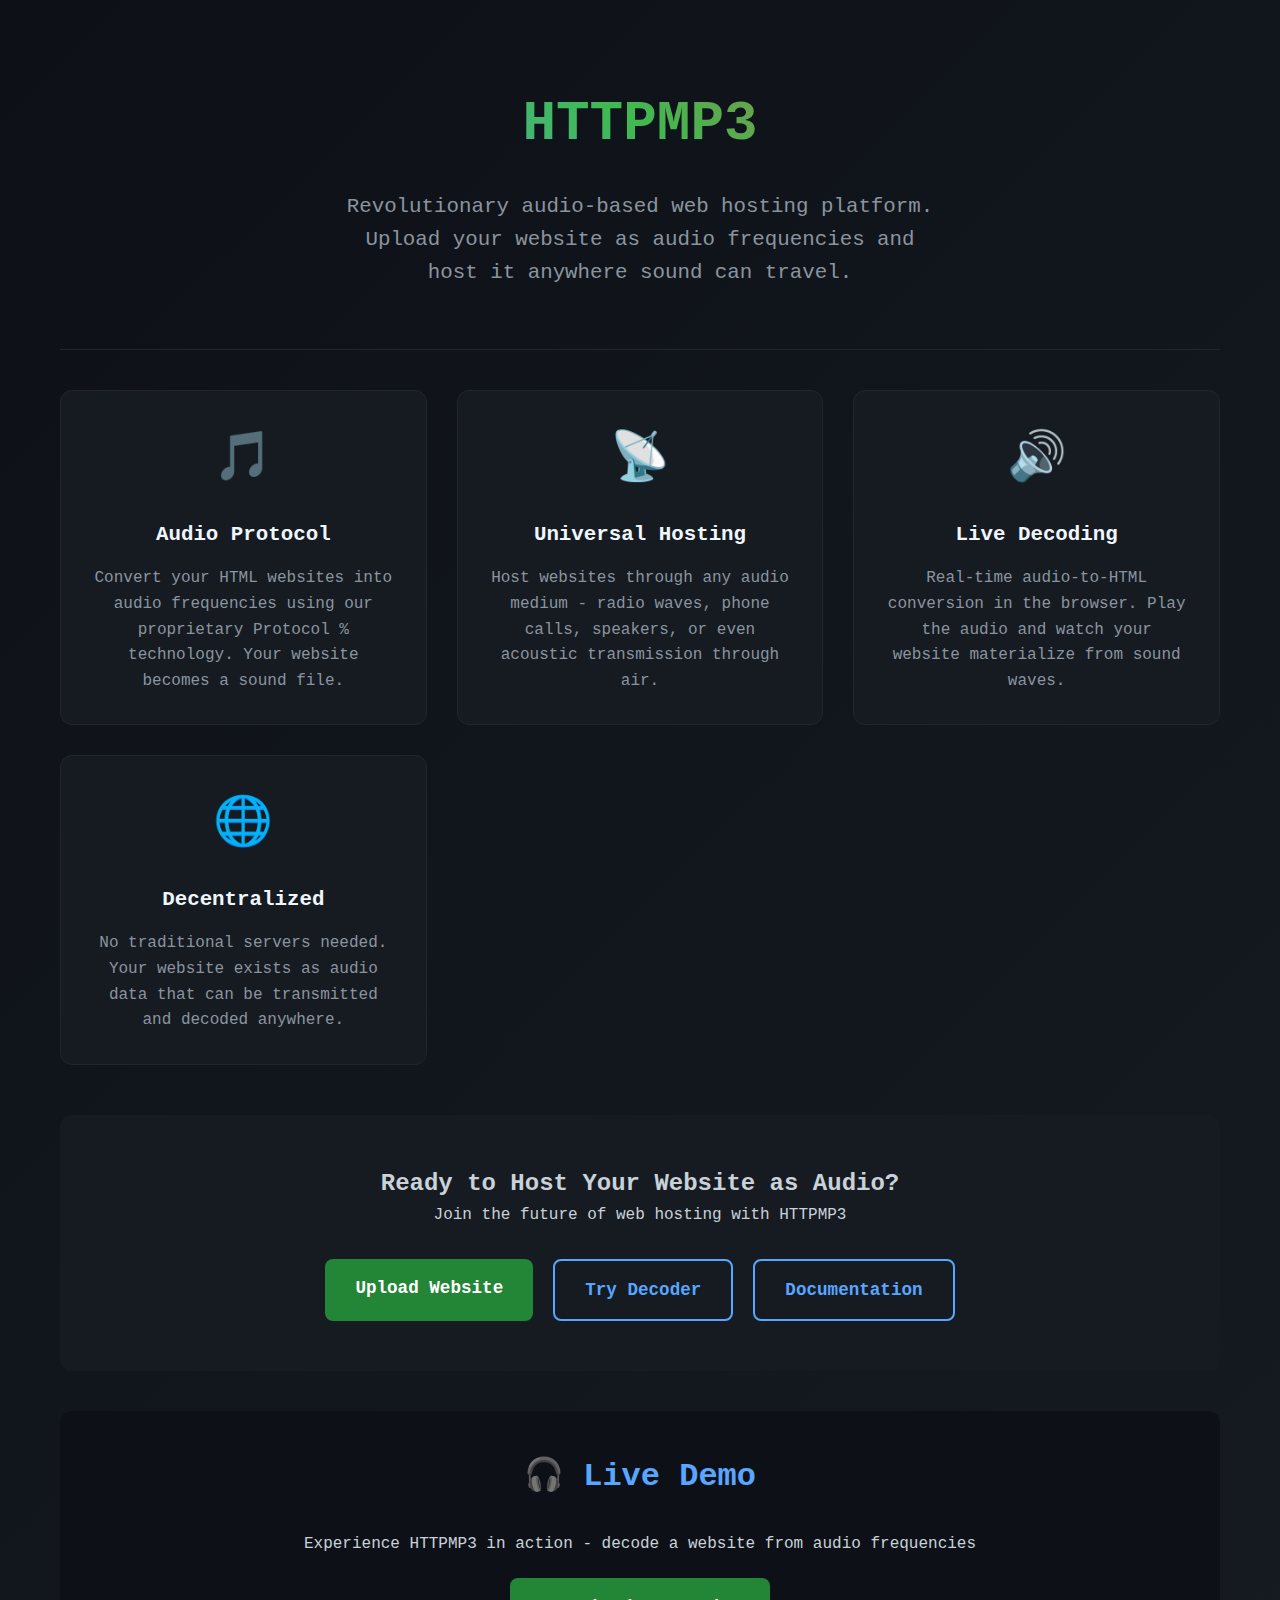
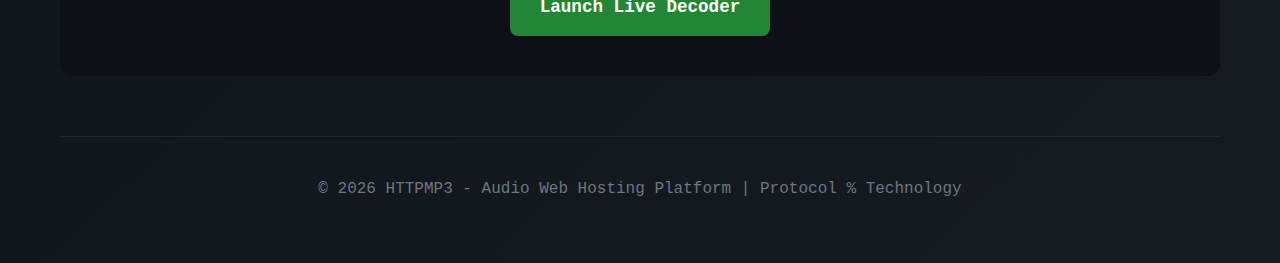
<file: index.html>
<!DOCTYPE html>
<html lang="en">
<head>
    <meta charset="UTF-8">
    <meta name="viewport" content="width=device-width, initial-scale=1.0">
    <title>HTTPMP3 - Audio Web Hosting Platform</title>
    <style>
        * {
            margin: 0;
            padding: 0;
            box-sizing: border-box;
        }
        
        body {
            font-family: 'SF Mono', 'Monaco', 'Inconsolata', 'Roboto Mono', monospace;
            background: linear-gradient(135deg, #0d1117 0%, #161b22 100%);
            color: #c9d1d9;
            line-height: 1.6;
            min-height: 100vh;
        }
        
        .container {
            max-width: 1200px;
            margin: 0 auto;
            padding: 20px;
        }
        
        .header {
            text-align: center;
            padding: 60px 0;
            border-bottom: 1px solid #21262d;
            margin-bottom: 40px;
        }
        
        .header h1 {
            font-size: 3.5rem;
            background: linear-gradient(45deg, #58a6ff, #3fb950, #f85149);
            -webkit-background-clip: text;
            -webkit-text-fill-color: transparent;
            background-clip: text;
            margin-bottom: 20px;
        }
        
        .header p {
            color: #8b949e;
            font-size: 1.3rem;
            max-width: 600px;
            margin: 0 auto;
        }
        
        .features {
            display: grid;
            grid-template-columns: repeat(auto-fit, minmax(350px, 1fr));
            gap: 30px;
            margin-bottom: 50px;
        }
        
        .feature-card {
            background: #161b22;
            border: 1px solid #21262d;
            border-radius: 12px;
            padding: 30px;
            text-align: center;
            transition: transform 0.3s, border-color 0.3s;
        }
        
        .feature-card:hover {
            transform: translateY(-5px);
            border-color: #58a6ff;
        }
        
        .feature-icon {
            font-size: 3rem;
            margin-bottom: 20px;
        }
        
        .feature-card h3 {
            color: #f0f6fc;
            margin-bottom: 15px;
            font-size: 1.3rem;
        }
        
        .feature-card p {
            color: #8b949e;
            line-height: 1.6;
        }
        
        .cta-section {
            text-align: center;
            padding: 50px 0;
            background: #161b22;
            border-radius: 12px;
            margin: 40px 0;
        }
        
        .cta-buttons {
            display: flex;
            gap: 20px;
            justify-content: center;
            flex-wrap: wrap;
            margin-top: 30px;
        }
        
        .btn {
            padding: 15px 30px;
            border: none;
            border-radius: 8px;
            font-family: inherit;
            font-weight: 600;
            font-size: 1.1rem;
            cursor: pointer;
            text-decoration: none;
            display: inline-block;
            transition: all 0.3s;
        }
        
        .btn-primary {
            background: #238636;
            color: white;
        }
        
        .btn-primary:hover {
            background: #2ea043;
            transform: translateY(-2px);
        }
        
        .btn-secondary {
            background: transparent;
            color: #58a6ff;
            border: 2px solid #58a6ff;
        }
        
        .btn-secondary:hover {
            background: #58a6ff;
            color: #0d1117;
        }
        
        .demo-section {
            background: #0d1117;
            border-radius: 12px;
            padding: 40px;
            margin: 40px 0;
        }
        
        .demo-section h2 {
            color: #58a6ff;
            text-align: center;
            margin-bottom: 30px;
            font-size: 2rem;
        }
        
        .footer {
            text-align: center;
            padding: 40px 0;
            border-top: 1px solid #21262d;
            margin-top: 60px;
            color: #6e7681;
        }
    </style>
</head>
<body>
    <div class="container">
        <div class="header">
            <h1>HTTPMP3</h1>
            <p>Revolutionary audio-based web hosting platform. Upload your website as audio frequencies and host it anywhere sound can travel.</p>
        </div>
        
        <div class="features">
            <div class="feature-card">
                <div class="feature-icon">🎵</div>
                <h3>Audio Protocol</h3>
                <p>Convert your HTML websites into audio frequencies using our proprietary Protocol % technology. Your website becomes a sound file.</p>
            </div>
            
            <div class="feature-card">
                <div class="feature-icon">📡</div>
                <h3>Universal Hosting</h3>
                <p>Host websites through any audio medium - radio waves, phone calls, speakers, or even acoustic transmission through air.</p>
            </div>
            
            <div class="feature-card">
                <div class="feature-icon">🔊</div>
                <h3>Live Decoding</h3>
                <p>Real-time audio-to-HTML conversion in the browser. Play the audio and watch your website materialize from sound waves.</p>
            </div>
            
            <div class="feature-card">
                <div class="feature-icon">🌐</div>
                <h3>Decentralized</h3>
                <p>No traditional servers needed. Your website exists as audio data that can be transmitted and decoded anywhere.</p>
            </div>
        </div>
        
        <div class="cta-section">
            <h2>Ready to Host Your Website as Audio?</h2>
            <p>Join the future of web hosting with HTTPMP3</p>
            <div class="cta-buttons">
                <a href="upload.html" class="btn btn-primary">Upload Website</a>
                <a href="decoder.html" class="btn btn-secondary">Try Decoder</a>
                <a href="docs.html" class="btn btn-secondary">Documentation</a>
            </div>
        </div>
        
        <div class="demo-section">
            <h2>🎧 Live Demo</h2>
            <p style="text-align: center; margin-bottom: 20px;">Experience HTTPMP3 in action - decode a website from audio frequencies</p>
            <div style="text-align: center;">
                <a href="production_client.html" class="btn btn-primary">Launch Live Decoder</a>
            </div>
        </div>
        
        <div class="footer">
            <p>&copy; 2026 HTTPMP3 - Audio Web Hosting Platform | Protocol % Technology</p>
        </div>
    </div>
</body>
</html>
</file>
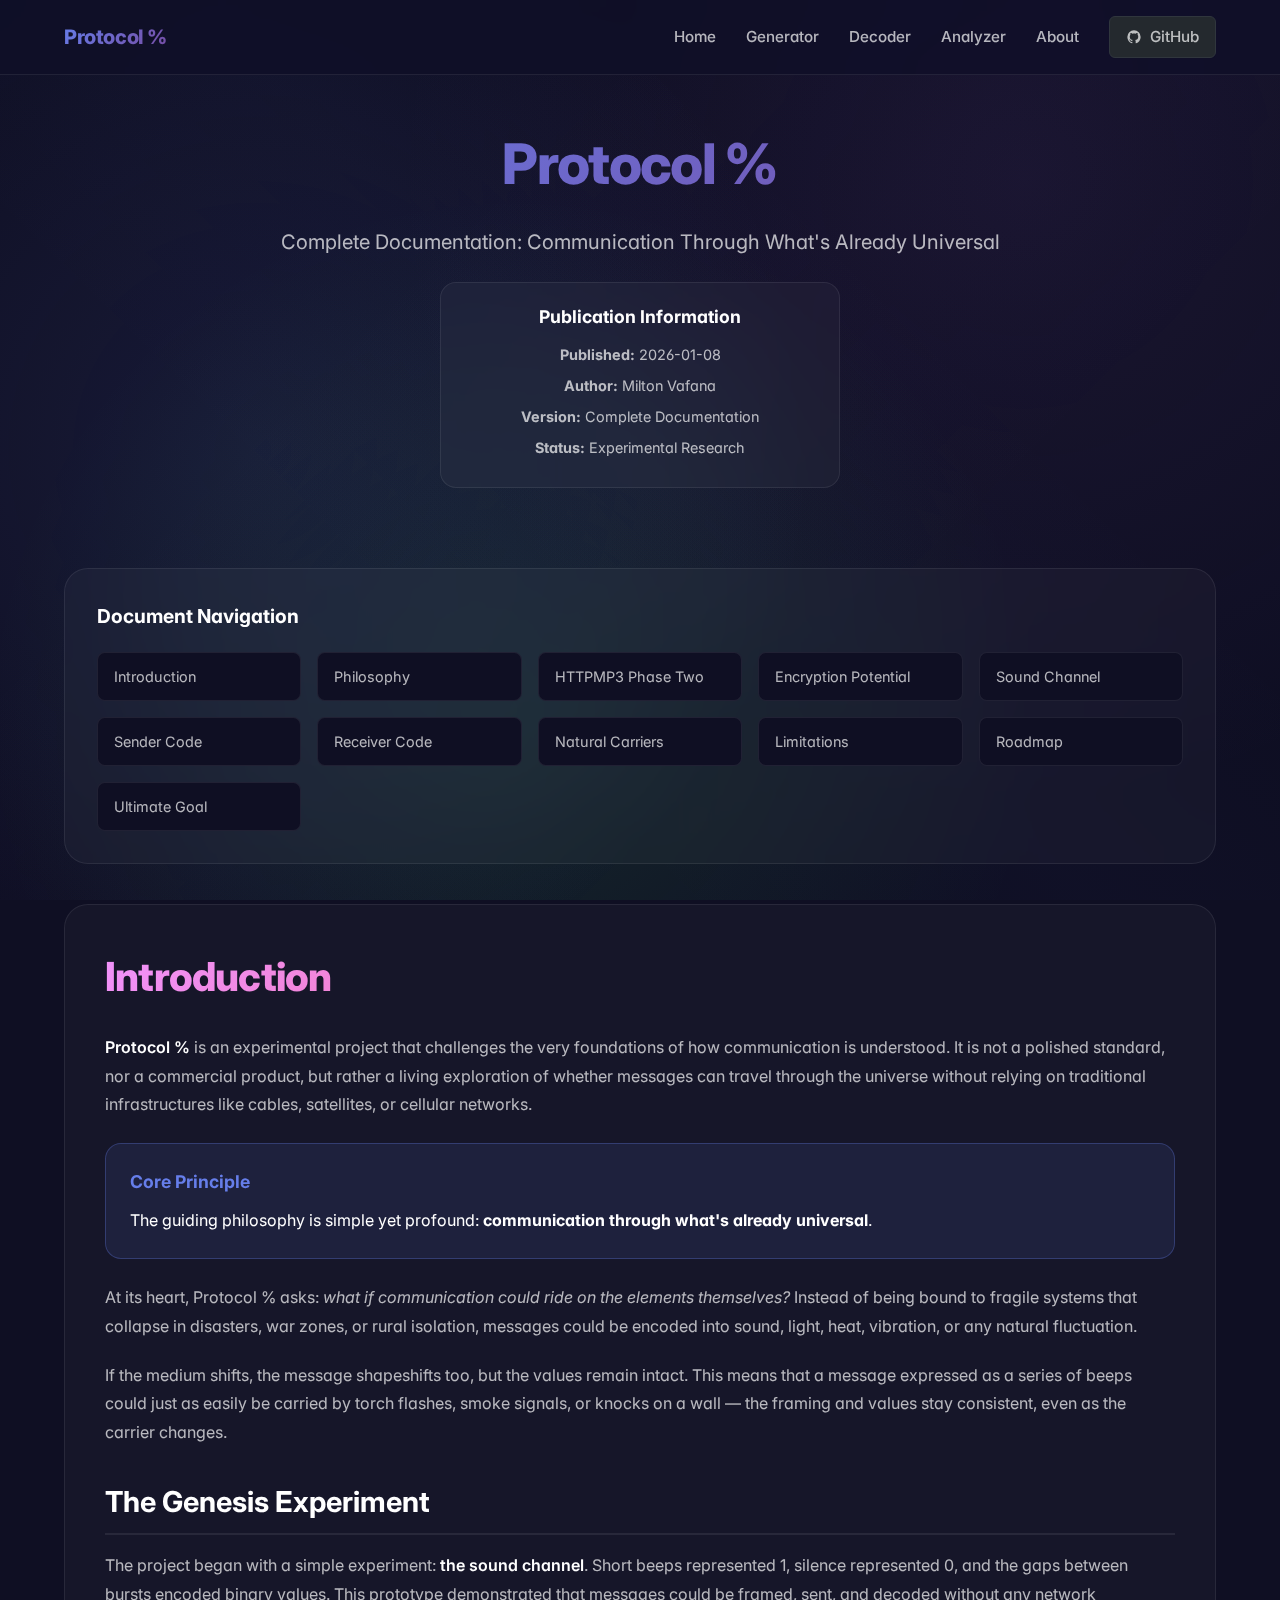
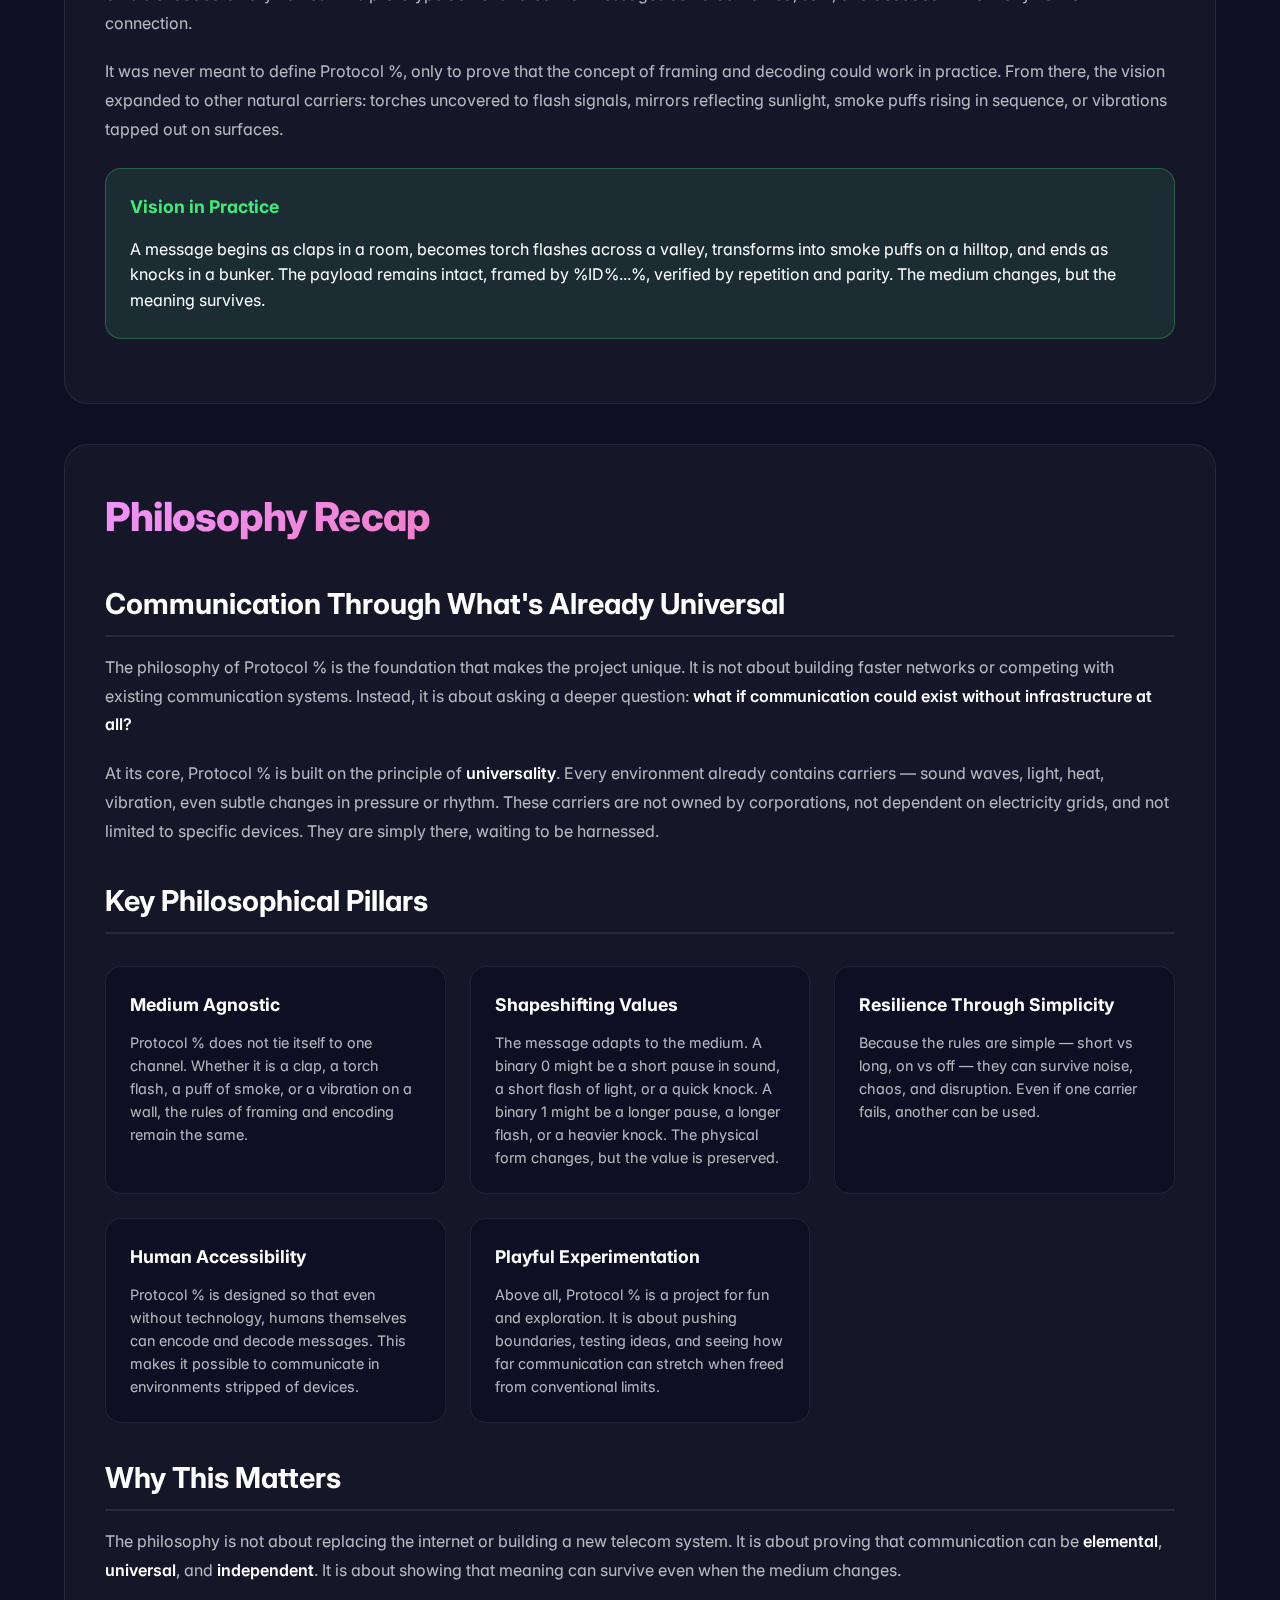
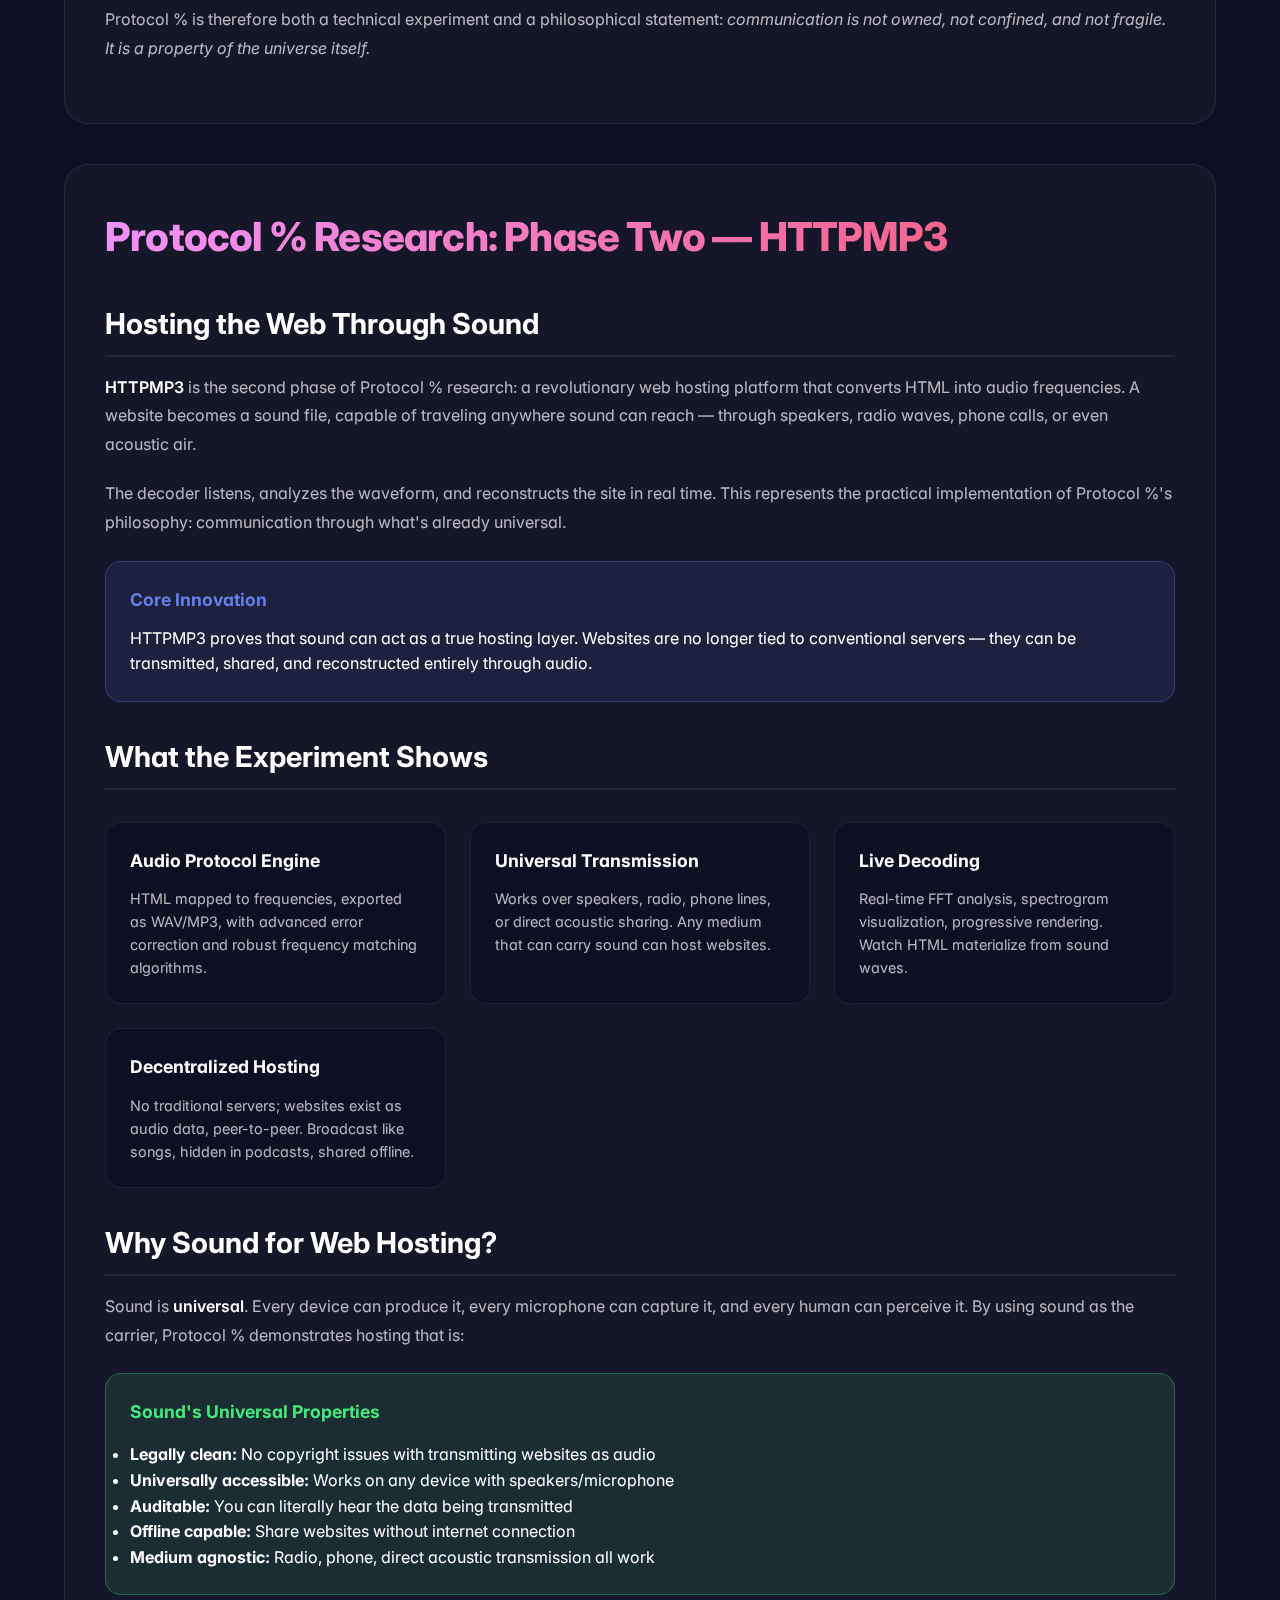
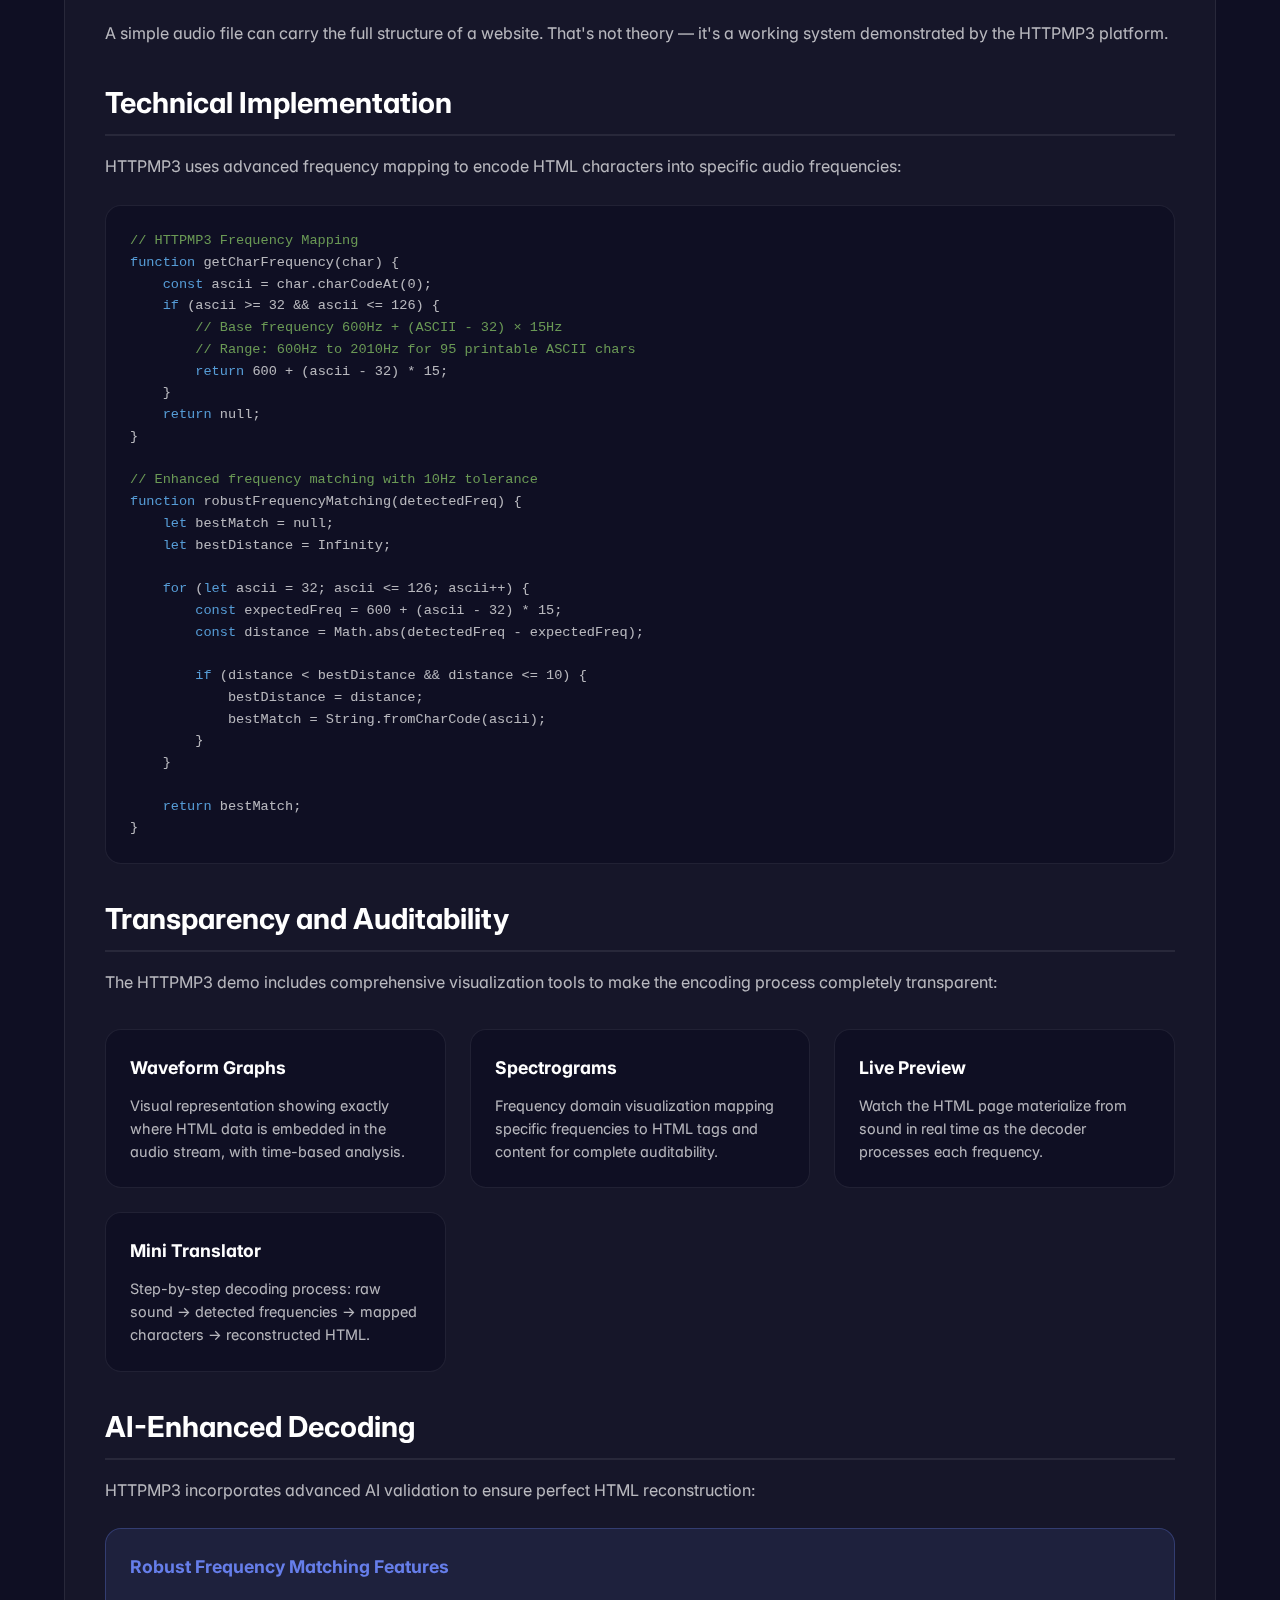
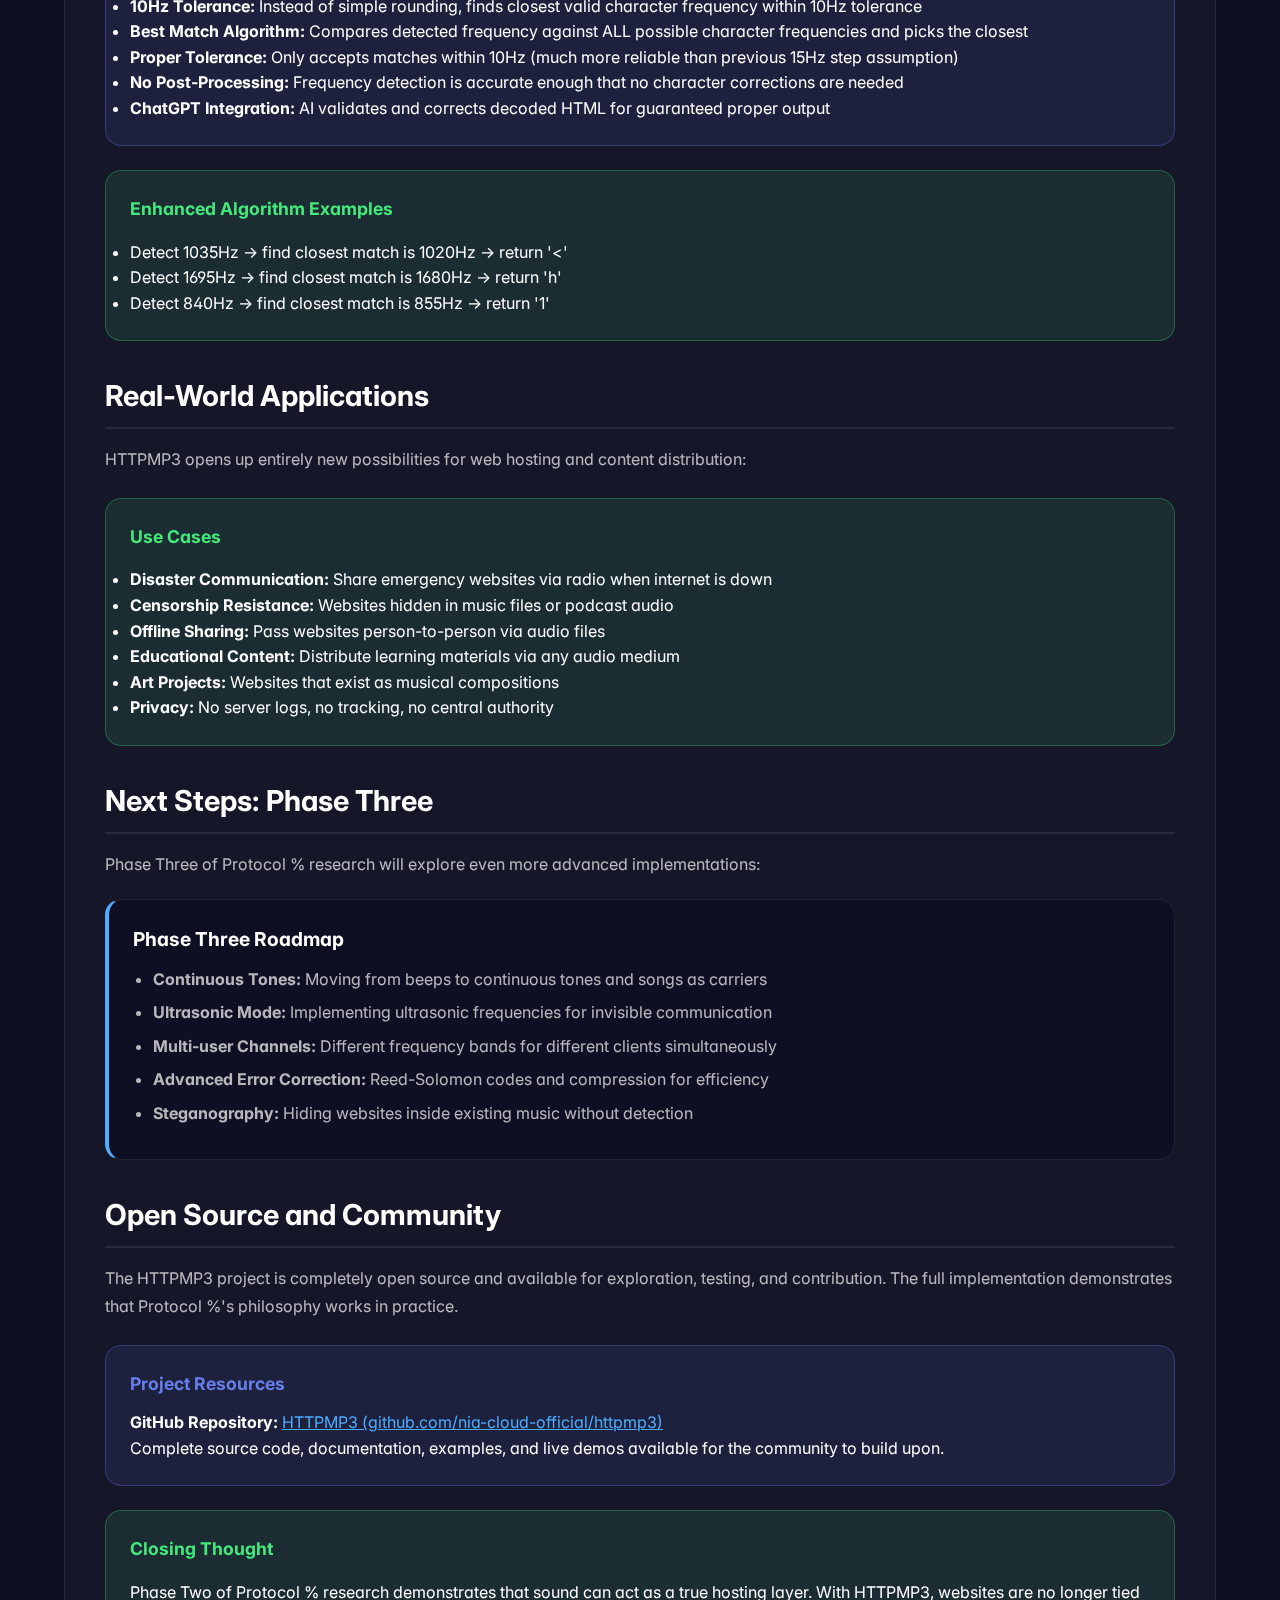
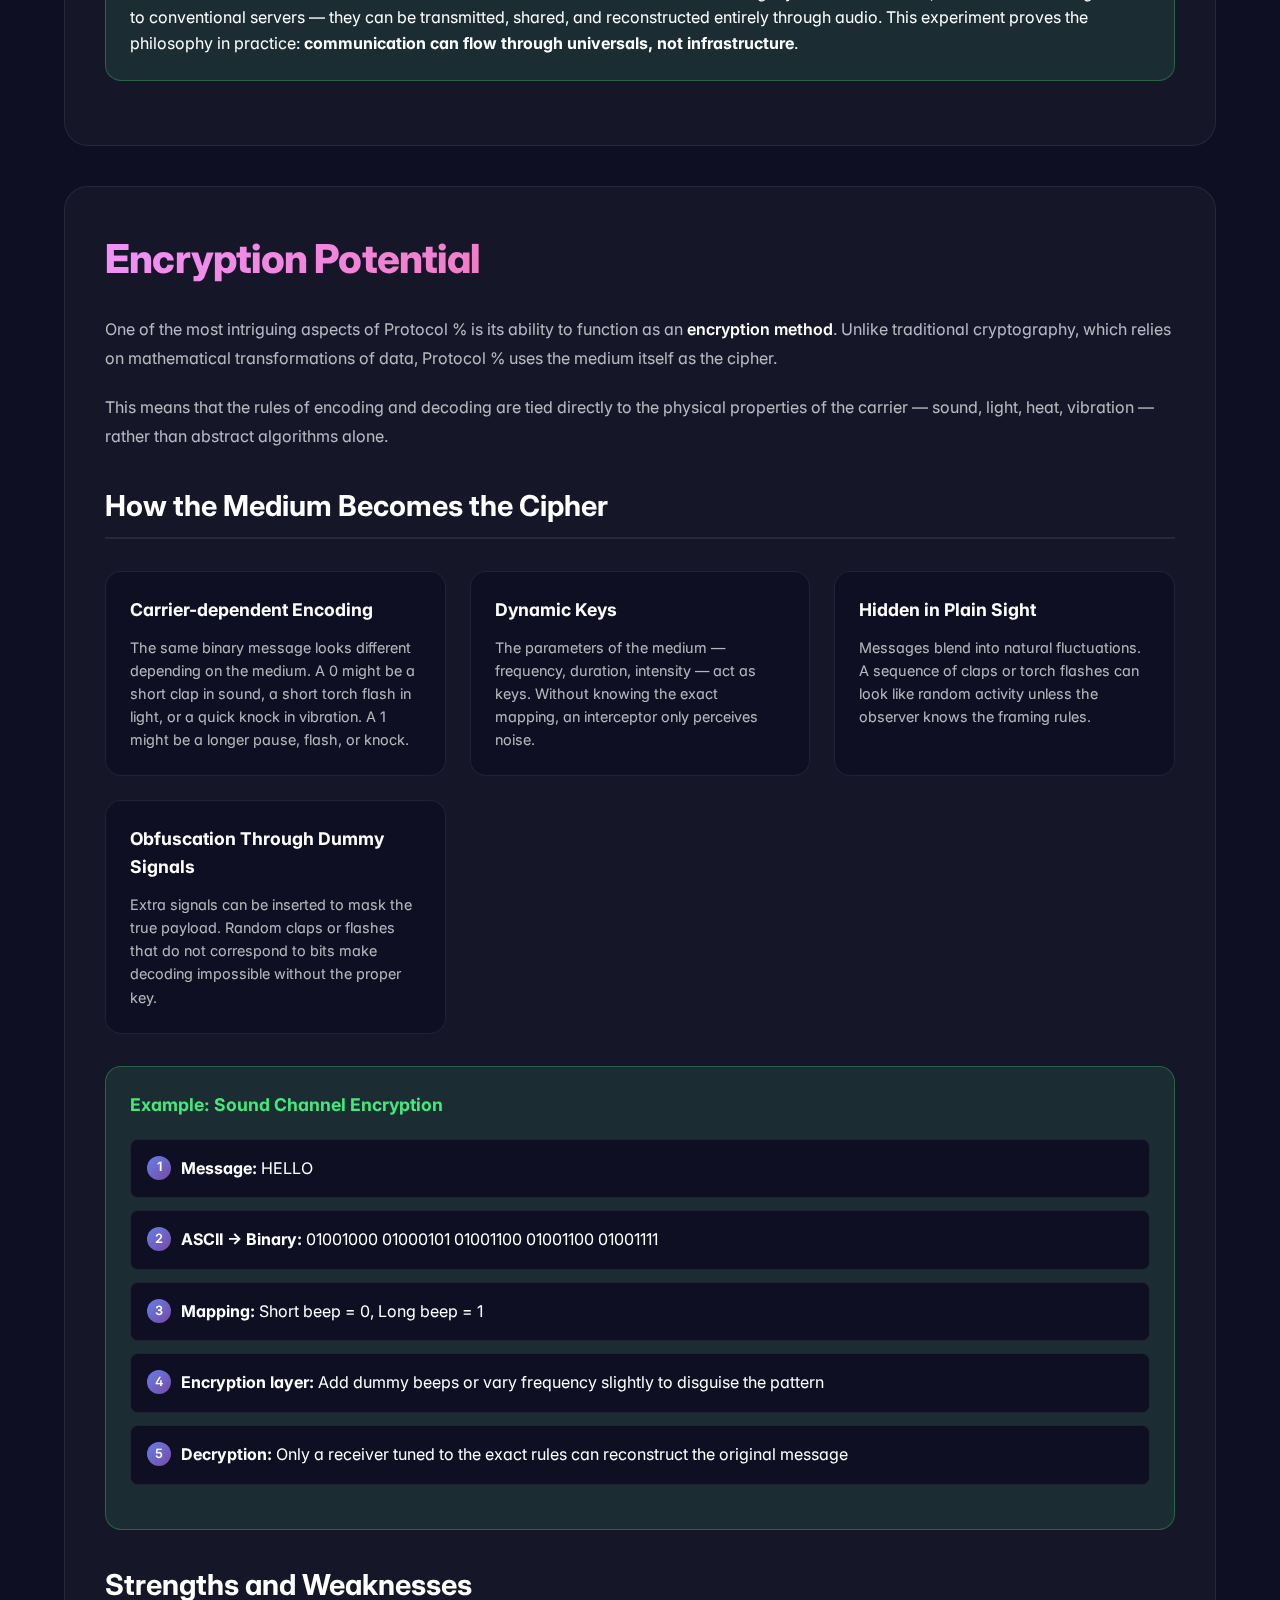
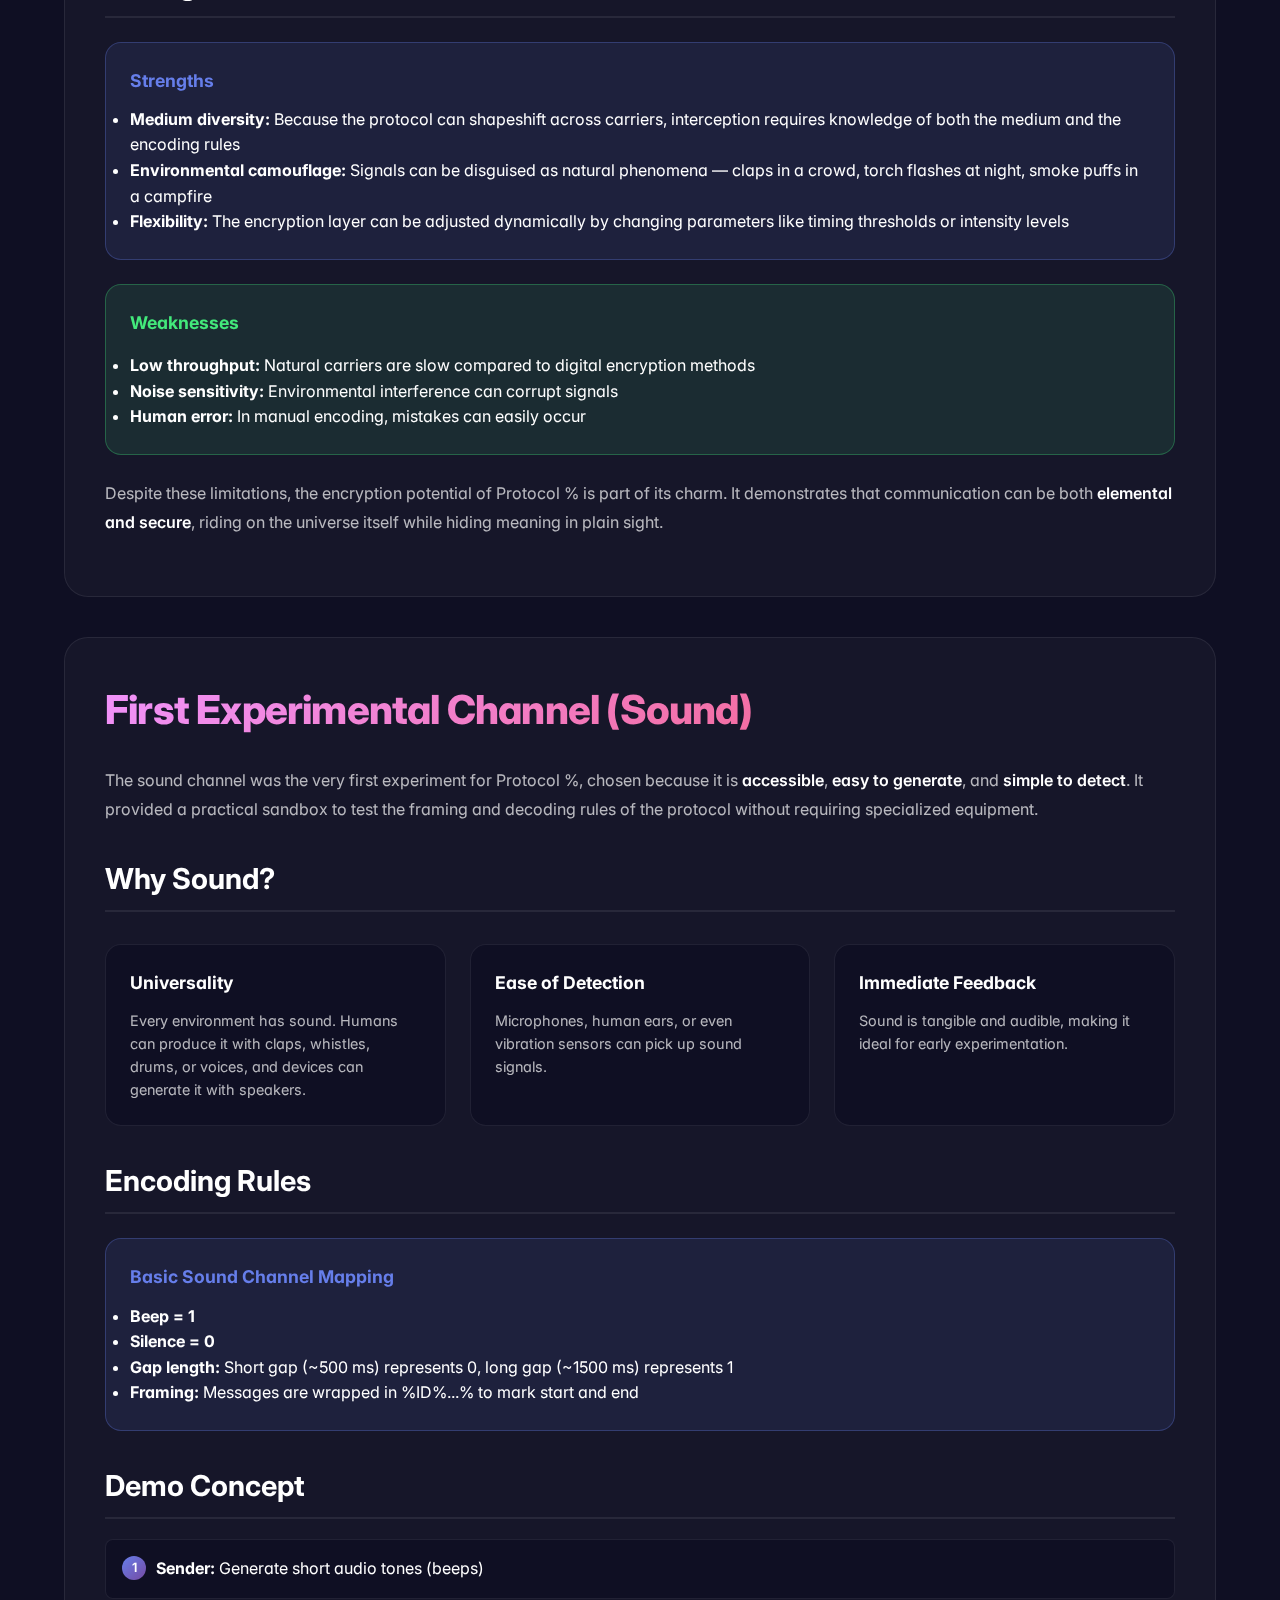
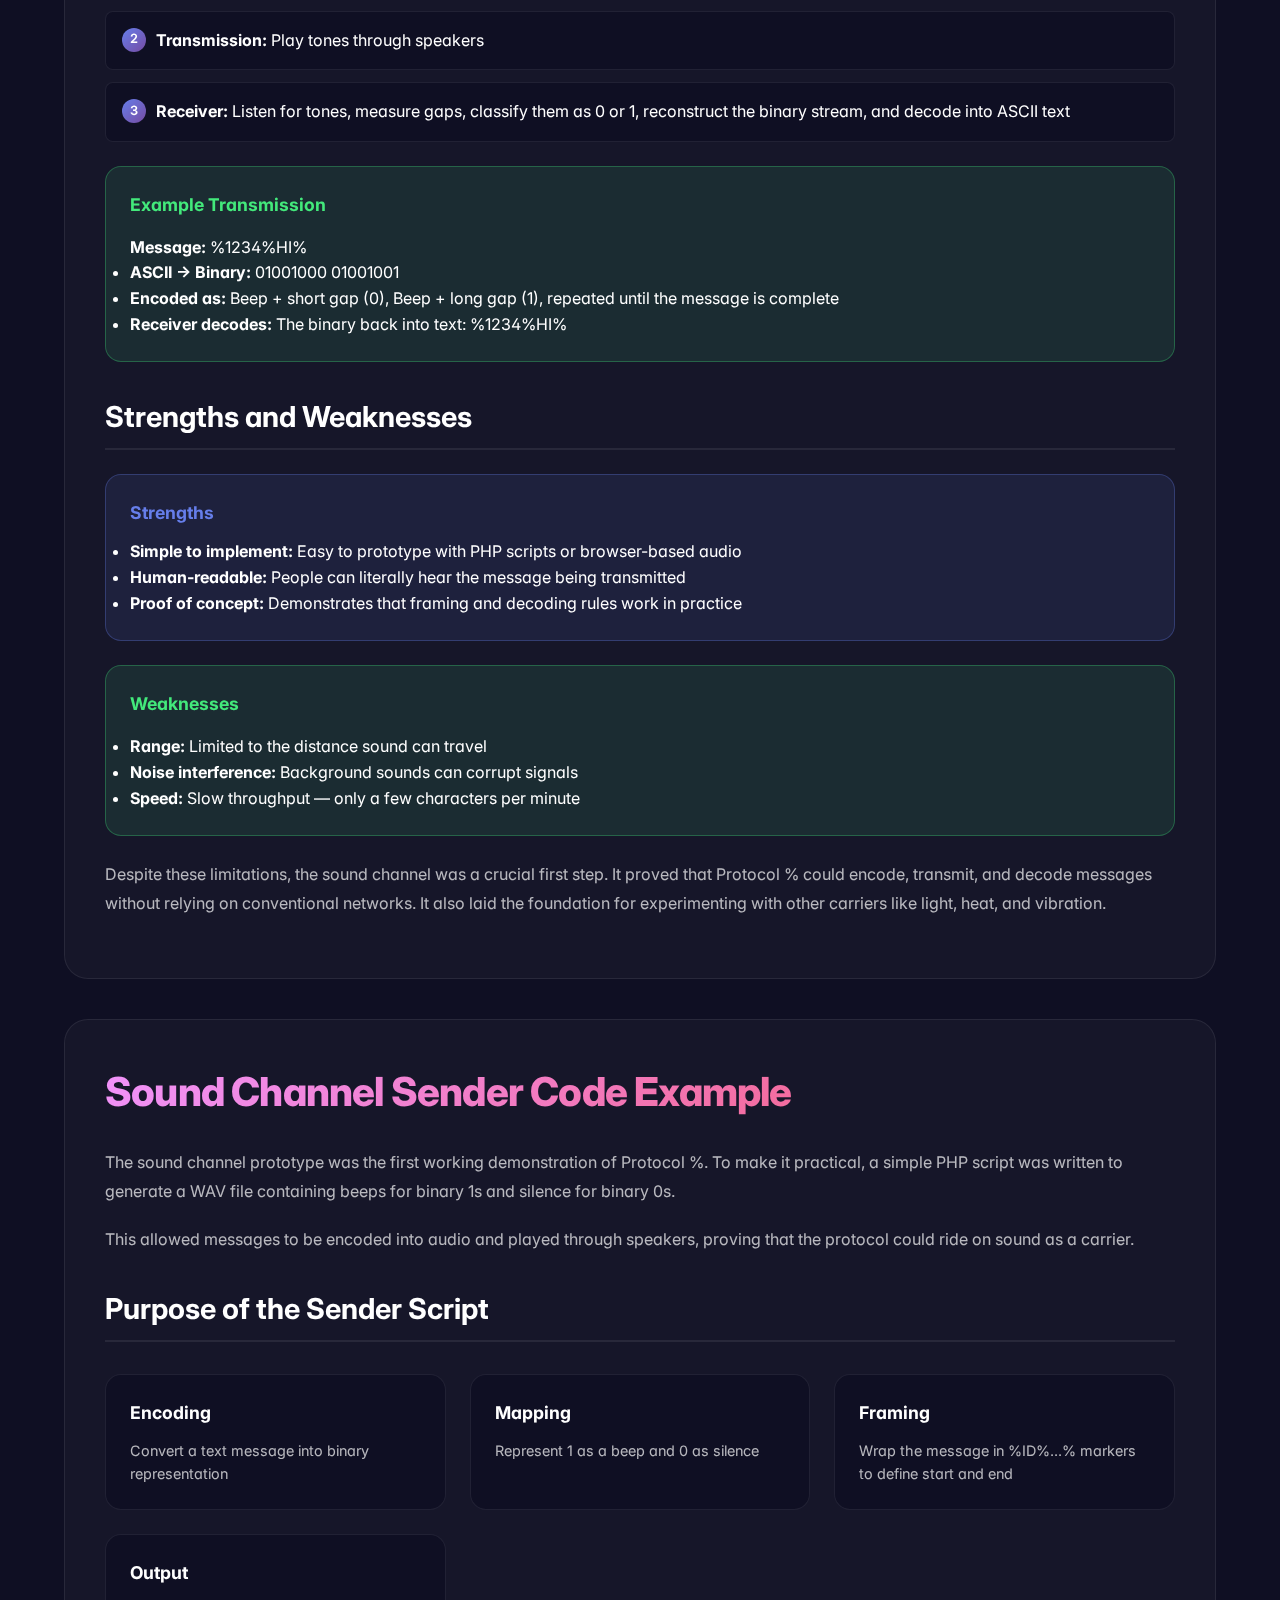
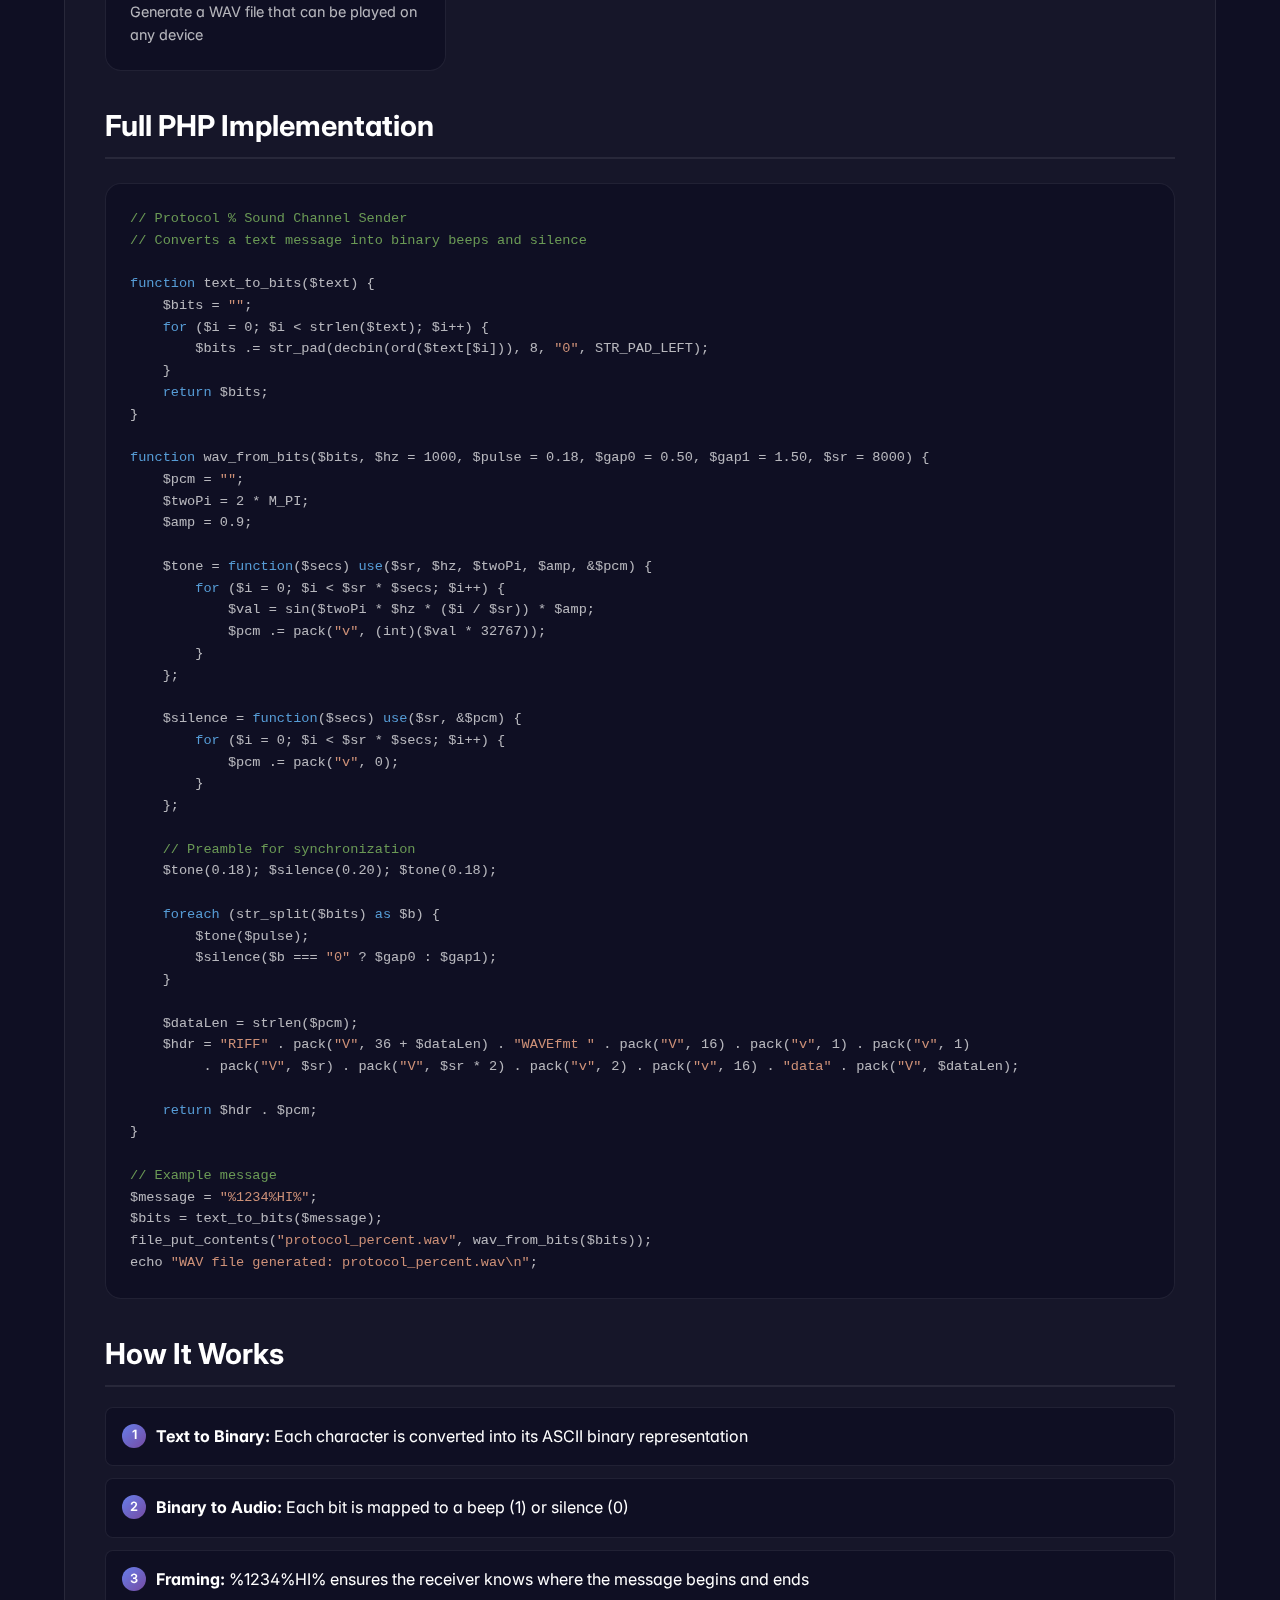
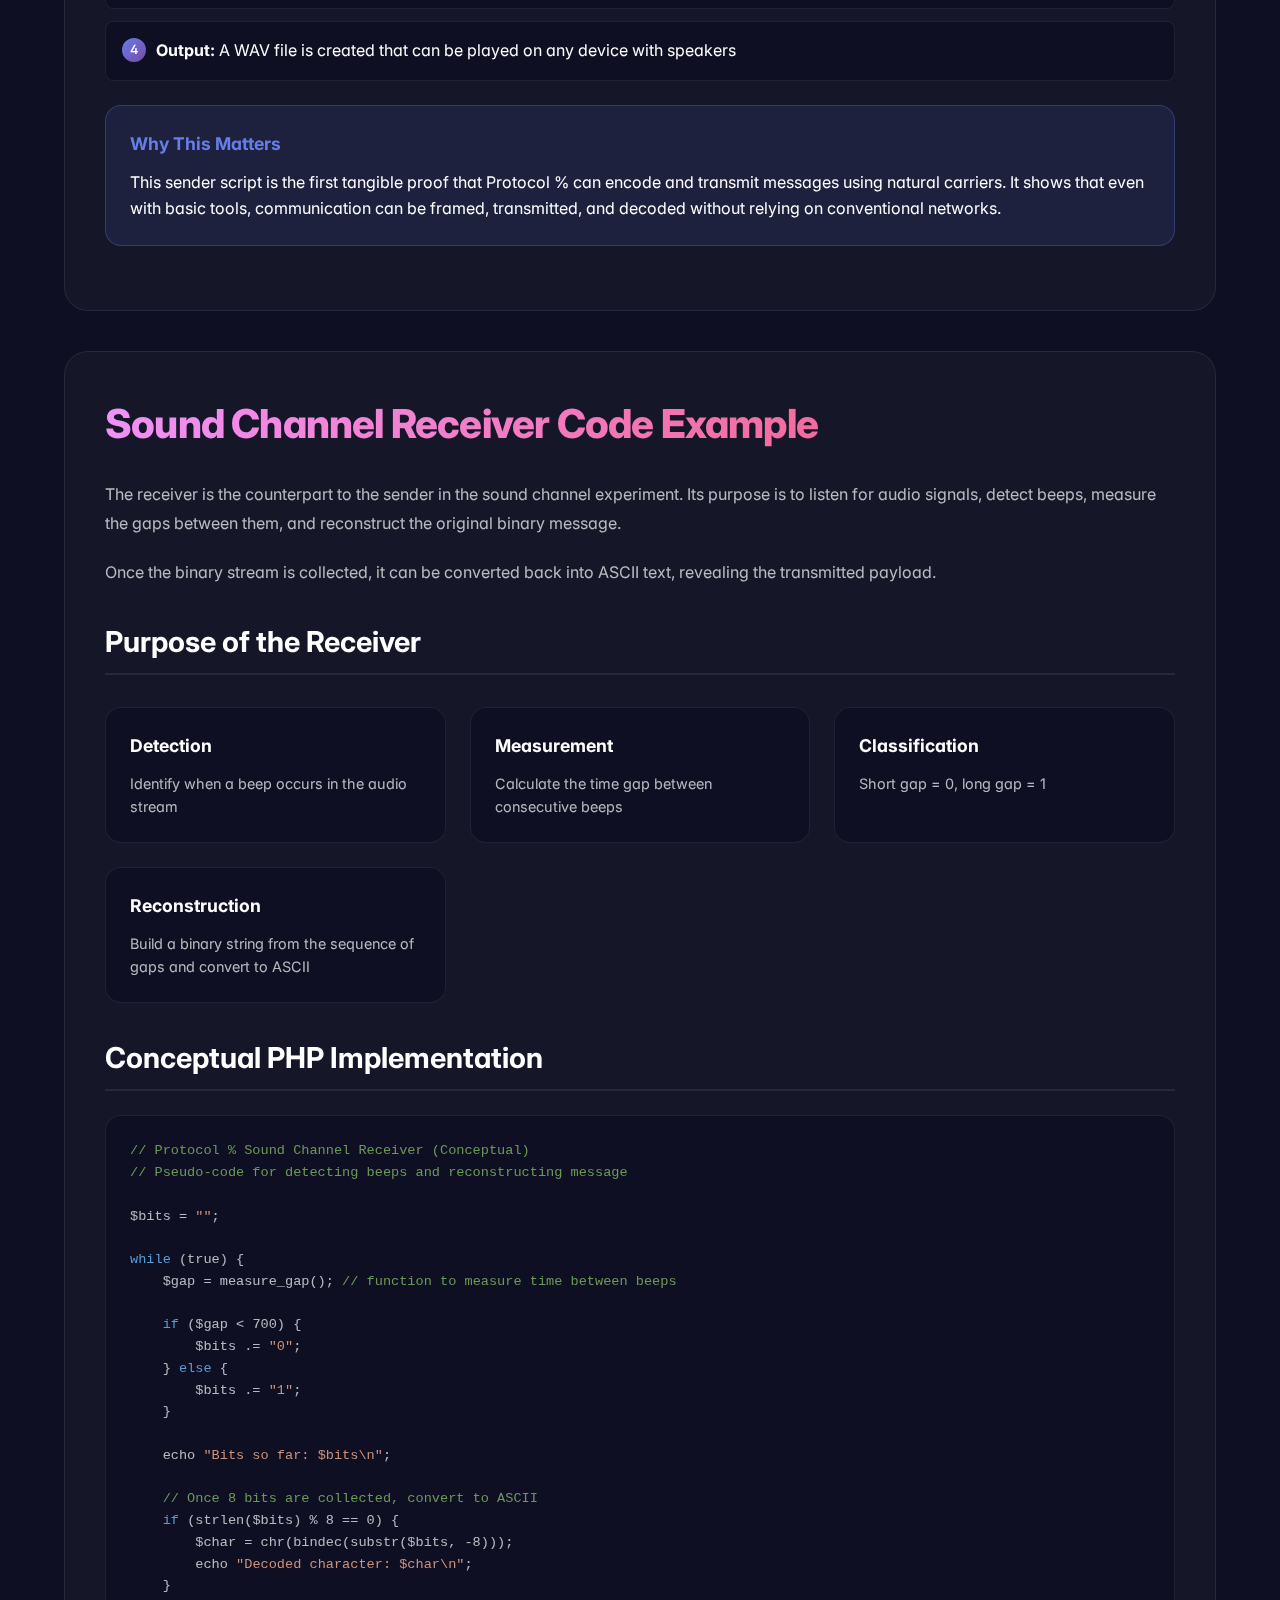
<file: about.html>
<!DOCTYPE html>
<html lang="en">
<head>
    <meta charset="UTF-8">
    <meta name="viewport" content="width=device-width, initial-scale=1.0">
    <title>About Protocol % - Complete Documentation</title>
    <link rel="stylesheet" href="shared-styles.css">
    <style>
        .main-content {
            padding: 120px 0 80px;
            min-height: 100vh;
        }

        .page-header {
            text-align: center;
            margin-bottom: 80px;
        }

        .page-title {
            font-size: 3.5rem;
            font-weight: 800;
            margin-bottom: 16px;
            background: var(--primary-gradient);
            -webkit-background-clip: text;
            -webkit-text-fill-color: transparent;
            background-clip: text;
            letter-spacing: -0.03em;
        }

        .page-subtitle {
            font-size: 1.25rem;
            color: var(--text-secondary);
            max-width: 800px;
            margin: 0 auto 24px;
        }

        .publication-info {
            background: var(--card-bg);
            border: 1px solid var(--card-border);
            border-radius: var(--border-radius);
            padding: 20px;
            margin: 0 auto;
            max-width: 400px;
            backdrop-filter: blur(10px);
        }

        .publication-info h3 {
            color: var(--text-primary);
            margin-bottom: 12px;
            font-size: 1.1rem;
        }

        .publication-info p {
            color: var(--text-secondary);
            font-size: 0.9rem;
            margin-bottom: 8px;
        }

        .doc-nav {
            background: var(--card-bg);
            border: 1px solid var(--card-border);
            border-radius: var(--border-radius-lg);
            padding: 32px;
            margin-bottom: 40px;
            backdrop-filter: blur(10px);
        }

        .doc-nav h3 {
            color: var(--text-primary);
            margin-bottom: 20px;
            font-size: 1.2rem;
        }

        .nav-grid {
            display: grid;
            grid-template-columns: repeat(auto-fit, minmax(200px, 1fr));
            gap: 16px;
        }

        .nav-item {
            display: block;
            padding: 12px 16px;
            background: var(--dark-bg);
            border: 1px solid var(--card-border);
            border-radius: 8px;
            color: var(--text-secondary);
            text-decoration: none;
            font-size: 0.9rem;
            transition: all 0.3s ease;
        }

        .nav-item:hover {
            background: rgba(102, 126, 234, 0.1);
            border-color: rgba(102, 126, 234, 0.3);
            color: var(--text-primary);
        }

        .doc-section {
            background: var(--card-bg);
            border: 1px solid var(--card-border);
            border-radius: var(--border-radius-lg);
            padding: 40px;
            margin-bottom: 40px;
            backdrop-filter: blur(10px);
        }

        .section-title {
            font-size: 2.5rem;
            font-weight: 800;
            margin-bottom: 24px;
            background: var(--secondary-gradient);
            -webkit-background-clip: text;
            -webkit-text-fill-color: transparent;
            background-clip: text;
            letter-spacing: -0.02em;
        }

        .subsection-title {
            font-size: 1.8rem;
            font-weight: 700;
            margin: 32px 0 16px 0;
            color: var(--text-primary);
            border-bottom: 2px solid var(--card-border);
            padding-bottom: 8px;
        }

        .doc-text {
            color: var(--text-secondary);
            line-height: 1.8;
            font-size: 1rem;
            margin-bottom: 20px;
        }

        .doc-text strong {
            color: var(--text-primary);
            font-weight: 600;
        }

        .highlight-box {
            background: rgba(102, 126, 234, 0.1);
            border: 1px solid rgba(102, 126, 234, 0.3);
            border-radius: var(--border-radius);
            padding: 24px;
            margin: 24px 0;
        }

        .highlight-box h4 {
            color: #667eea;
            margin-bottom: 12px;
            font-size: 1.1rem;
        }

        .code-block {
            background: var(--dark-bg);
            border: 1px solid var(--card-border);
            border-radius: var(--border-radius);
            padding: 24px;
            margin: 24px 0;
            font-family: 'Fira Code', 'Monaco', monospace;
            font-size: 0.85rem;
            line-height: 1.6;
            overflow-x: auto;
        }

        .code-block pre {
            margin: 0;
            color: var(--text-secondary);
        }

        .code-block .comment {
            color: #6a9955;
        }

        .code-block .keyword {
            color: #569cd6;
        }

        .code-block .string {
            color: #ce9178;
        }

        .pillars-grid {
            display: grid;
            grid-template-columns: repeat(auto-fit, minmax(300px, 1fr));
            gap: 24px;
            margin: 32px 0;
        }

        .pillar-card {
            background: var(--dark-bg);
            border: 1px solid var(--card-border);
            border-radius: var(--border-radius);
            padding: 24px;
            transition: all 0.3s ease;
        }

        .pillar-card:hover {
            border-color: rgba(102, 126, 234, 0.3);
            background: rgba(102, 126, 234, 0.05);
        }

        .pillar-card h4 {
            color: var(--text-primary);
            margin-bottom: 12px;
            font-size: 1.1rem;
        }

        .pillar-card p {
            color: var(--text-secondary);
            font-size: 0.9rem;
            line-height: 1.6;
        }

        .example-box {
            background: rgba(67, 233, 123, 0.1);
            border: 1px solid rgba(67, 233, 123, 0.3);
            border-radius: var(--border-radius);
            padding: 24px;
            margin: 24px 0;
        }

        .example-box h4 {
            color: #43e97b;
            margin-bottom: 16px;
            font-size: 1.1rem;
        }

        .steps-list {
            list-style: none;
            padding: 0;
            margin: 20px 0;
        }

        .steps-list li {
            background: var(--dark-bg);
            border: 1px solid var(--card-border);
            border-radius: 8px;
            padding: 16px;
            margin-bottom: 12px;
            position: relative;
            padding-left: 50px;
        }

        .steps-list li::before {
            content: counter(step-counter);
            counter-increment: step-counter;
            position: absolute;
            left: 16px;
            top: 16px;
            background: var(--primary-gradient);
            color: white;
            width: 24px;
            height: 24px;
            border-radius: 50%;
            display: flex;
            align-items: center;
            justify-content: center;
            font-size: 0.8rem;
            font-weight: 600;
        }

        .steps-list {
            counter-reset: step-counter;
        }

        .roadmap-phase {
            background: var(--dark-bg);
            border: 1px solid var(--card-border);
            border-radius: var(--border-radius);
            padding: 24px;
            margin: 20px 0;
            border-left: 4px solid;
        }

        .roadmap-phase.phase-1 { border-left-color: #667eea; }
        .roadmap-phase.phase-2 { border-left-color: #f093fb; }
        .roadmap-phase.phase-3 { border-left-color: #4facfe; }
        .roadmap-phase.phase-4 { border-left-color: #43e97b; }
        .roadmap-phase.phase-5 { border-left-color: #fee140; }

        .roadmap-phase h4 {
            color: var(--text-primary);
            margin-bottom: 12px;
            font-size: 1.2rem;
        }

        .roadmap-phase ul {
            color: var(--text-secondary);
            margin-left: 20px;
        }

        .roadmap-phase li {
            margin-bottom: 8px;
            line-height: 1.6;
        }

        .author-section {
            background: linear-gradient(135deg, rgba(102, 126, 234, 0.1), rgba(118, 75, 162, 0.1));
            border: 1px solid rgba(102, 126, 234, 0.3);
            border-radius: var(--border-radius-lg);
            padding: 40px;
            text-align: center;
            margin-top: 60px;
        }

        .author-section h3 {
            color: var(--text-primary);
            margin-bottom: 16px;
            font-size: 1.5rem;
        }

        .author-section p {
            color: var(--text-secondary);
            font-size: 1rem;
            line-height: 1.7;
            max-width: 600px;
            margin: 0 auto;
        }

        @media (max-width: 768px) {
            .page-title {
                font-size: 2.5rem;
            }
            
            .section-title {
                font-size: 2rem;
            }
            
            .subsection-title {
                font-size: 1.5rem;
            }
            
            .doc-nav {
                position: static;
            }
            
            .nav-grid {
                grid-template-columns: 1fr;
            }
            
            .pillars-grid {
                grid-template-columns: 1fr;
            }
        }
    </style>
</head>
<body>
    <div class="bg-animation"></div>
    
    <!-- Navigation -->
    <nav class="nav" id="navbar">
        <div class="nav-content">
            <div class="logo">Protocol %</div>
            <ul class="nav-links">
                <li><a href="index.html">Home</a></li>
                <li><a href="generator.html">Generator</a></li>
                <li><a href="decoder.html">Decoder</a></li>
                <li><a href="frequency_analyzer.html">Analyzer</a></li>
                <li><a href="about.html">About</a></li>
                <li>
                    <a href="https://github.com/nia-cloud-official/httpmp3" target="_blank" class="btn-github">
                        <svg viewBox="0 0 24 24">
                            <path d="M12,2A10,10 0 0,0 2,12C2,16.42 4.87,20.17 8.84,21.5C9.34,21.58 9.5,21.27 9.5,21C9.5,20.77 9.5,20.14 9.5,19.31C6.73,19.91 6.14,17.97 6.14,17.97C5.68,16.81 5.03,16.5 5.03,16.5C4.12,15.88 5.1,15.9 5.1,15.9C6.1,15.97 6.63,16.93 6.63,16.93C7.5,18.45 8.97,18 9.54,17.76C9.63,17.11 9.89,16.67 10.17,16.42C7.95,16.17 5.62,15.31 5.62,11.5C5.62,10.39 6,9.5 6.65,8.79C6.55,8.54 6.2,7.5 6.75,6.15C6.75,6.15 7.59,5.88 9.5,7.17C10.29,6.95 11.15,6.84 12,6.84C12.85,6.84 13.71,6.95 14.5,7.17C16.41,5.88 17.25,6.15 17.25,6.15C17.8,7.5 17.45,8.54 17.35,8.79C18,9.5 18.38,10.39 18.38,11.5C18.38,15.32 16.04,16.16 13.81,16.41C14.17,16.72 14.5,17.33 14.5,18.26C14.5,19.6 14.5,20.68 14.5,21C14.5,21.27 14.66,21.59 15.17,21.5C19.14,20.16 22,16.42 22,12A10,10 0 0,0 12,2Z"/>
                        </svg>
                        GitHub
                    </a>
                </li>
            </ul>
        </div>
    </nav>

    <main class="main-content">
        <div class="container">
            <!-- Page Header -->
            <div class="page-header">
                <h1 class="page-title">Protocol %</h1>
                <p class="page-subtitle">
                    Complete Documentation: Communication Through What's Already Universal
                </p>
                <div class="publication-info">
                    <h3>Publication Information</h3>
                    <p><strong>Published:</strong> 2026-01-08</p>
                    <p><strong>Author:</strong> Milton Vafana</p>
                    <p><strong>Version:</strong> Complete Documentation</p>
                    <p><strong>Status:</strong> Experimental Research</p>
                </div>
            </div>

            <!-- Document Navigation -->
            <div class="doc-nav">
                <h3>Document Navigation</h3>
                <div class="nav-grid">
                    <a href="#introduction" class="nav-item">Introduction</a>
                    <a href="#philosophy" class="nav-item">Philosophy</a>
                    <a href="#httpmp3" class="nav-item">HTTPMP3 Phase Two</a>
                    <a href="#encryption" class="nav-item">Encryption Potential</a>
                    <a href="#sound-channel" class="nav-item">Sound Channel</a>
                    <a href="#sender-code" class="nav-item">Sender Code</a>
                    <a href="#receiver-code" class="nav-item">Receiver Code</a>
                    <a href="#natural-carriers" class="nav-item">Natural Carriers</a>
                    <a href="#limitations" class="nav-item">Limitations</a>
                    <a href="#roadmap" class="nav-item">Roadmap</a>
                    <a href="#ultimate-goal" class="nav-item">Ultimate Goal</a>
                </div>
            </div>

            <!-- Introduction Section -->
            <section id="introduction" class="doc-section">
                <h2 class="section-title">Introduction</h2>
                
                <p class="doc-text">
                    <strong>Protocol %</strong> is an experimental project that challenges the very foundations of how communication is understood. It is not a polished standard, nor a commercial product, but rather a living exploration of whether messages can travel through the universe without relying on traditional infrastructures like cables, satellites, or cellular networks.
                </p>

                <div class="highlight-box">
                    <h4>Core Principle</h4>
                    <p>The guiding philosophy is simple yet profound: <strong>communication through what's already universal</strong>.</p>
                </div>

                <p class="doc-text">
                    At its heart, Protocol % asks: <em>what if communication could ride on the elements themselves?</em> Instead of being bound to fragile systems that collapse in disasters, war zones, or rural isolation, messages could be encoded into sound, light, heat, vibration, or any natural fluctuation.
                </p>

                <p class="doc-text">
                    If the medium shifts, the message shapeshifts too, but the values remain intact. This means that a message expressed as a series of beeps could just as easily be carried by torch flashes, smoke signals, or knocks on a wall — the framing and values stay consistent, even as the carrier changes.
                </p>

                <h3 class="subsection-title">The Genesis Experiment</h3>
                
                <p class="doc-text">
                    The project began with a simple experiment: <strong>the sound channel</strong>. Short beeps represented 1, silence represented 0, and the gaps between bursts encoded binary values. This prototype demonstrated that messages could be framed, sent, and decoded without any network connection.
                </p>

                <p class="doc-text">
                    It was never meant to define Protocol %, only to prove that the concept of framing and decoding could work in practice. From there, the vision expanded to other natural carriers: torches uncovered to flash signals, mirrors reflecting sunlight, smoke puffs rising in sequence, or vibrations tapped out on surfaces.
                </p>

                <div class="example-box">
                    <h4>Vision in Practice</h4>
                    <p>A message begins as claps in a room, becomes torch flashes across a valley, transforms into smoke puffs on a hilltop, and ends as knocks in a bunker. The payload remains intact, framed by %ID%...%, verified by repetition and parity. The medium changes, but the meaning survives.</p>
                </div>
            </section>

            <!-- Philosophy Section -->
            <section id="philosophy" class="doc-section">
                <h2 class="section-title">Philosophy Recap</h2>
                <h3 class="subsection-title">Communication Through What's Already Universal</h3>

                <p class="doc-text">
                    The philosophy of Protocol % is the foundation that makes the project unique. It is not about building faster networks or competing with existing communication systems. Instead, it is about asking a deeper question: <strong>what if communication could exist without infrastructure at all?</strong>
                </p>

                <p class="doc-text">
                    At its core, Protocol % is built on the principle of <strong>universality</strong>. Every environment already contains carriers — sound waves, light, heat, vibration, even subtle changes in pressure or rhythm. These carriers are not owned by corporations, not dependent on electricity grids, and not limited to specific devices. They are simply there, waiting to be harnessed.
                </p>

                <h3 class="subsection-title">Key Philosophical Pillars</h3>

                <div class="pillars-grid">
                    <div class="pillar-card">
                        <h4>Medium Agnostic</h4>
                        <p>Protocol % does not tie itself to one channel. Whether it is a clap, a torch flash, a puff of smoke, or a vibration on a wall, the rules of framing and encoding remain the same.</p>
                    </div>

                    <div class="pillar-card">
                        <h4>Shapeshifting Values</h4>
                        <p>The message adapts to the medium. A binary 0 might be a short pause in sound, a short flash of light, or a quick knock. A binary 1 might be a longer pause, a longer flash, or a heavier knock. The physical form changes, but the value is preserved.</p>
                    </div>

                    <div class="pillar-card">
                        <h4>Resilience Through Simplicity</h4>
                        <p>Because the rules are simple — short vs long, on vs off — they can survive noise, chaos, and disruption. Even if one carrier fails, another can be used.</p>
                    </div>

                    <div class="pillar-card">
                        <h4>Human Accessibility</h4>
                        <p>Protocol % is designed so that even without technology, humans themselves can encode and decode messages. This makes it possible to communicate in environments stripped of devices.</p>
                    </div>

                    <div class="pillar-card">
                        <h4>Playful Experimentation</h4>
                        <p>Above all, Protocol % is a project for fun and exploration. It is about pushing boundaries, testing ideas, and seeing how far communication can stretch when freed from conventional limits.</p>
                    </div>
                </div>

                <h3 class="subsection-title">Why This Matters</h3>

                <p class="doc-text">
                    The philosophy is not about replacing the internet or building a new telecom system. It is about proving that communication can be <strong>elemental</strong>, <strong>universal</strong>, and <strong>independent</strong>. It is about showing that meaning can survive even when the medium changes.
                </p>

                <p class="doc-text">
                    Protocol % is therefore both a technical experiment and a philosophical statement: <em>communication is not owned, not confined, and not fragile. It is a property of the universe itself.</em>
                </p>
            </section>

            <!-- HTTPMP3 Phase Two Section -->
            <section id="httpmp3" class="doc-section">
                <h2 class="section-title">Protocol % Research: Phase Two — HTTPMP3</h2>
                <h3 class="subsection-title">Hosting the Web Through Sound</h3>

                <p class="doc-text">
                    <strong>HTTPMP3</strong> is the second phase of Protocol % research: a revolutionary web hosting platform that converts HTML into audio frequencies. A website becomes a sound file, capable of traveling anywhere sound can reach — through speakers, radio waves, phone calls, or even acoustic air.
                </p>

                <p class="doc-text">
                    The decoder listens, analyzes the waveform, and reconstructs the site in real time. This represents the practical implementation of Protocol %'s philosophy: communication through what's already universal.
                </p>

                <div class="highlight-box">
                    <h4>Core Innovation</h4>
                    <p>HTTPMP3 proves that sound can act as a true hosting layer. Websites are no longer tied to conventional servers — they can be transmitted, shared, and reconstructed entirely through audio.</p>
                </div>

                <h3 class="subsection-title">What the Experiment Shows</h3>

                <div class="pillars-grid">
                    <div class="pillar-card">
                        <h4>Audio Protocol Engine</h4>
                        <p>HTML mapped to frequencies, exported as WAV/MP3, with advanced error correction and robust frequency matching algorithms.</p>
                    </div>

                    <div class="pillar-card">
                        <h4>Universal Transmission</h4>
                        <p>Works over speakers, radio, phone lines, or direct acoustic sharing. Any medium that can carry sound can host websites.</p>
                    </div>

                    <div class="pillar-card">
                        <h4>Live Decoding</h4>
                        <p>Real-time FFT analysis, spectrogram visualization, progressive rendering. Watch HTML materialize from sound waves.</p>
                    </div>

                    <div class="pillar-card">
                        <h4>Decentralized Hosting</h4>
                        <p>No traditional servers; websites exist as audio data, peer-to-peer. Broadcast like songs, hidden in podcasts, shared offline.</p>
                    </div>
                </div>

                <h3 class="subsection-title">Why Sound for Web Hosting?</h3>

                <p class="doc-text">
                    Sound is <strong>universal</strong>. Every device can produce it, every microphone can capture it, and every human can perceive it. By using sound as the carrier, Protocol % demonstrates hosting that is:
                </p>

                <div class="example-box">
                    <h4>Sound's Universal Properties</h4>
                    <ul>
                        <li><strong>Legally clean:</strong> No copyright issues with transmitting websites as audio</li>
                        <li><strong>Universally accessible:</strong> Works on any device with speakers/microphone</li>
                        <li><strong>Auditable:</strong> You can literally hear the data being transmitted</li>
                        <li><strong>Offline capable:</strong> Share websites without internet connection</li>
                        <li><strong>Medium agnostic:</strong> Radio, phone, direct acoustic transmission all work</li>
                    </ul>
                </div>

                <p class="doc-text">
                    A simple audio file can carry the full structure of a website. That's not theory — it's a working system demonstrated by the HTTPMP3 platform.
                </p>

                <h3 class="subsection-title">Technical Implementation</h3>

                <p class="doc-text">
                    HTTPMP3 uses advanced frequency mapping to encode HTML characters into specific audio frequencies:
                </p>

                <div class="code-block">
                    <pre><code><span class="comment">// HTTPMP3 Frequency Mapping</span>
<span class="keyword">function</span> getCharFrequency(char) {
    <span class="keyword">const</span> ascii = char.charCodeAt(0);
    <span class="keyword">if</span> (ascii >= 32 && ascii <= 126) {
        <span class="comment">// Base frequency 600Hz + (ASCII - 32) × 15Hz</span>
        <span class="comment">// Range: 600Hz to 2010Hz for 95 printable ASCII chars</span>
        <span class="keyword">return</span> 600 + (ascii - 32) * 15;
    }
    <span class="keyword">return</span> null;
}

<span class="comment">// Enhanced frequency matching with 10Hz tolerance</span>
<span class="keyword">function</span> robustFrequencyMatching(detectedFreq) {
    <span class="keyword">let</span> bestMatch = null;
    <span class="keyword">let</span> bestDistance = Infinity;
    
    <span class="keyword">for</span> (<span class="keyword">let</span> ascii = 32; ascii <= 126; ascii++) {
        <span class="keyword">const</span> expectedFreq = 600 + (ascii - 32) * 15;
        <span class="keyword">const</span> distance = Math.abs(detectedFreq - expectedFreq);
        
        <span class="keyword">if</span> (distance < bestDistance && distance <= 10) {
            bestDistance = distance;
            bestMatch = String.fromCharCode(ascii);
        }
    }
    
    <span class="keyword">return</span> bestMatch;
}</code></pre>
                </div>

                <h3 class="subsection-title">Transparency and Auditability</h3>

                <p class="doc-text">
                    The HTTPMP3 demo includes comprehensive visualization tools to make the encoding process completely transparent:
                </p>

                <div class="pillars-grid">
                    <div class="pillar-card">
                        <h4>Waveform Graphs</h4>
                        <p>Visual representation showing exactly where HTML data is embedded in the audio stream, with time-based analysis.</p>
                    </div>

                    <div class="pillar-card">
                        <h4>Spectrograms</h4>
                        <p>Frequency domain visualization mapping specific frequencies to HTML tags and content for complete auditability.</p>
                    </div>

                    <div class="pillar-card">
                        <h4>Live Preview</h4>
                        <p>Watch the HTML page materialize from sound in real time as the decoder processes each frequency.</p>
                    </div>

                    <div class="pillar-card">
                        <h4>Mini Translator</h4>
                        <p>Step-by-step decoding process: raw sound → detected frequencies → mapped characters → reconstructed HTML.</p>
                    </div>
                </div>

                <h3 class="subsection-title">AI-Enhanced Decoding</h3>

                <p class="doc-text">
                    HTTPMP3 incorporates advanced AI validation to ensure perfect HTML reconstruction:
                </p>

                <div class="highlight-box">
                    <h4>Robust Frequency Matching Features</h4>
                    <ul>
                        <li><strong>10Hz Tolerance:</strong> Instead of simple rounding, finds closest valid character frequency within 10Hz tolerance</li>
                        <li><strong>Best Match Algorithm:</strong> Compares detected frequency against ALL possible character frequencies and picks the closest</li>
                        <li><strong>Proper Tolerance:</strong> Only accepts matches within 10Hz (much more reliable than previous 15Hz step assumption)</li>
                        <li><strong>No Post-Processing:</strong> Frequency detection is accurate enough that no character corrections are needed</li>
                        <li><strong>ChatGPT Integration:</strong> AI validates and corrects decoded HTML for guaranteed proper output</li>
                    </ul>
                </div>

                <div class="example-box">
                    <h4>Enhanced Algorithm Examples</h4>
                    <ul>
                        <li>Detect 1035Hz → find closest match is 1020Hz → return '<'</li>
                        <li>Detect 1695Hz → find closest match is 1680Hz → return 'h'</li>
                        <li>Detect 840Hz → find closest match is 855Hz → return '1'</li>
                    </ul>
                </div>

                <h3 class="subsection-title">Real-World Applications</h3>

                <p class="doc-text">
                    HTTPMP3 opens up entirely new possibilities for web hosting and content distribution:
                </p>

                <div class="example-box">
                    <h4>Use Cases</h4>
                    <ul>
                        <li><strong>Disaster Communication:</strong> Share emergency websites via radio when internet is down</li>
                        <li><strong>Censorship Resistance:</strong> Websites hidden in music files or podcast audio</li>
                        <li><strong>Offline Sharing:</strong> Pass websites person-to-person via audio files</li>
                        <li><strong>Educational Content:</strong> Distribute learning materials via any audio medium</li>
                        <li><strong>Art Projects:</strong> Websites that exist as musical compositions</li>
                        <li><strong>Privacy:</strong> No server logs, no tracking, no central authority</li>
                    </ul>
                </div>

                <h3 class="subsection-title">Next Steps: Phase Three</h3>

                <p class="doc-text">
                    Phase Three of Protocol % research will explore even more advanced implementations:
                </p>

                <div class="roadmap-phase phase-3">
                    <h4>Phase Three Roadmap</h4>
                    <ul>
                        <li><strong>Continuous Tones:</strong> Moving from beeps to continuous tones and songs as carriers</li>
                        <li><strong>Ultrasonic Mode:</strong> Implementing ultrasonic frequencies for invisible communication</li>
                        <li><strong>Multi-user Channels:</strong> Different frequency bands for different clients simultaneously</li>
                        <li><strong>Advanced Error Correction:</strong> Reed-Solomon codes and compression for efficiency</li>
                        <li><strong>Steganography:</strong> Hiding websites inside existing music without detection</li>
                    </ul>
                </div>

                <h3 class="subsection-title">Open Source and Community</h3>

                <p class="doc-text">
                    The HTTPMP3 project is completely open source and available for exploration, testing, and contribution. The full implementation demonstrates that Protocol %'s philosophy works in practice.
                </p>

                <div class="highlight-box">
                    <h4>Project Resources</h4>
                    <p><strong>GitHub Repository:</strong> <a href="https://github.com/nia-cloud-official/httpmp3" target="_blank" style="color: #4facfe;">HTTPMP3 (github.com/nia-cloud-official/httpmp3)</a></p>
                    <p>Complete source code, documentation, examples, and live demos available for the community to build upon.</p>
                </div>

                <div class="example-box">
                    <h4>Closing Thought</h4>
                    <p>Phase Two of Protocol % research demonstrates that sound can act as a true hosting layer. With HTTPMP3, websites are no longer tied to conventional servers — they can be transmitted, shared, and reconstructed entirely through audio. This experiment proves the philosophy in practice: <strong>communication can flow through universals, not infrastructure</strong>.</p>
                </div>
            </section>

            <!-- Encryption Potential Section -->
            <section id="encryption" class="doc-section">
                <h2 class="section-title">Encryption Potential</h2>

                <p class="doc-text">
                    One of the most intriguing aspects of Protocol % is its ability to function as an <strong>encryption method</strong>. Unlike traditional cryptography, which relies on mathematical transformations of data, Protocol % uses the medium itself as the cipher.
                </p>

                <p class="doc-text">
                    This means that the rules of encoding and decoding are tied directly to the physical properties of the carrier — sound, light, heat, vibration — rather than abstract algorithms alone.
                </p>

                <h3 class="subsection-title">How the Medium Becomes the Cipher</h3>

                <div class="pillars-grid">
                    <div class="pillar-card">
                        <h4>Carrier-dependent Encoding</h4>
                        <p>The same binary message looks different depending on the medium. A 0 might be a short clap in sound, a short torch flash in light, or a quick knock in vibration. A 1 might be a longer pause, flash, or knock.</p>
                    </div>

                    <div class="pillar-card">
                        <h4>Dynamic Keys</h4>
                        <p>The parameters of the medium — frequency, duration, intensity — act as keys. Without knowing the exact mapping, an interceptor only perceives noise.</p>
                    </div>

                    <div class="pillar-card">
                        <h4>Hidden in Plain Sight</h4>
                        <p>Messages blend into natural fluctuations. A sequence of claps or torch flashes can look like random activity unless the observer knows the framing rules.</p>
                    </div>

                    <div class="pillar-card">
                        <h4>Obfuscation Through Dummy Signals</h4>
                        <p>Extra signals can be inserted to mask the true payload. Random claps or flashes that do not correspond to bits make decoding impossible without the proper key.</p>
                    </div>
                </div>

                <div class="example-box">
                    <h4>Example: Sound Channel Encryption</h4>
                    <ol class="steps-list">
                        <li><strong>Message:</strong> HELLO</li>
                        <li><strong>ASCII → Binary:</strong> 01001000 01000101 01001100 01001100 01001111</li>
                        <li><strong>Mapping:</strong> Short beep = 0, Long beep = 1</li>
                        <li><strong>Encryption layer:</strong> Add dummy beeps or vary frequency slightly to disguise the pattern</li>
                        <li><strong>Decryption:</strong> Only a receiver tuned to the exact rules can reconstruct the original message</li>
                    </ol>
                </div>

                <h3 class="subsection-title">Strengths and Weaknesses</h3>

                <div class="highlight-box">
                    <h4>Strengths</h4>
                    <ul>
                        <li><strong>Medium diversity:</strong> Because the protocol can shapeshift across carriers, interception requires knowledge of both the medium and the encoding rules</li>
                        <li><strong>Environmental camouflage:</strong> Signals can be disguised as natural phenomena — claps in a crowd, torch flashes at night, smoke puffs in a campfire</li>
                        <li><strong>Flexibility:</strong> The encryption layer can be adjusted dynamically by changing parameters like timing thresholds or intensity levels</li>
                    </ul>
                </div>

                <div class="example-box">
                    <h4>Weaknesses</h4>
                    <ul>
                        <li><strong>Low throughput:</strong> Natural carriers are slow compared to digital encryption methods</li>
                        <li><strong>Noise sensitivity:</strong> Environmental interference can corrupt signals</li>
                        <li><strong>Human error:</strong> In manual encoding, mistakes can easily occur</li>
                    </ul>
                </div>

                <p class="doc-text">
                    Despite these limitations, the encryption potential of Protocol % is part of its charm. It demonstrates that communication can be both <strong>elemental and secure</strong>, riding on the universe itself while hiding meaning in plain sight.
                </p>
            </section>
            <!-- Sound Channel Section -->
            <section id="sound-channel" class="doc-section">
                <h2 class="section-title">First Experimental Channel (Sound)</h2>

                <p class="doc-text">
                    The sound channel was the very first experiment for Protocol %, chosen because it is <strong>accessible</strong>, <strong>easy to generate</strong>, and <strong>simple to detect</strong>. It provided a practical sandbox to test the framing and decoding rules of the protocol without requiring specialized equipment.
                </p>

                <h3 class="subsection-title">Why Sound?</h3>

                <div class="pillars-grid">
                    <div class="pillar-card">
                        <h4>Universality</h4>
                        <p>Every environment has sound. Humans can produce it with claps, whistles, drums, or voices, and devices can generate it with speakers.</p>
                    </div>

                    <div class="pillar-card">
                        <h4>Ease of Detection</h4>
                        <p>Microphones, human ears, or even vibration sensors can pick up sound signals.</p>
                    </div>

                    <div class="pillar-card">
                        <h4>Immediate Feedback</h4>
                        <p>Sound is tangible and audible, making it ideal for early experimentation.</p>
                    </div>
                </div>

                <h3 class="subsection-title">Encoding Rules</h3>

                <div class="highlight-box">
                    <h4>Basic Sound Channel Mapping</h4>
                    <ul>
                        <li><strong>Beep = 1</strong></li>
                        <li><strong>Silence = 0</strong></li>
                        <li><strong>Gap length:</strong> Short gap (~500 ms) represents 0, long gap (~1500 ms) represents 1</li>
                        <li><strong>Framing:</strong> Messages are wrapped in %ID%...% to mark start and end</li>
                    </ul>
                </div>

                <h3 class="subsection-title">Demo Concept</h3>

                <ol class="steps-list">
                    <li><strong>Sender:</strong> Generate short audio tones (beeps)</li>
                    <li><strong>Transmission:</strong> Play tones through speakers</li>
                    <li><strong>Receiver:</strong> Listen for tones, measure gaps, classify them as 0 or 1, reconstruct the binary stream, and decode into ASCII text</li>
                </ol>

                <div class="example-box">
                    <h4>Example Transmission</h4>
                    <p><strong>Message:</strong> %1234%HI%</p>
                    <ul>
                        <li><strong>ASCII → Binary:</strong> 01001000 01001001</li>
                        <li><strong>Encoded as:</strong> Beep + short gap (0), Beep + long gap (1), repeated until the message is complete</li>
                        <li><strong>Receiver decodes:</strong> The binary back into text: %1234%HI%</li>
                    </ul>
                </div>

                <h3 class="subsection-title">Strengths and Weaknesses</h3>

                <div class="highlight-box">
                    <h4>Strengths</h4>
                    <ul>
                        <li><strong>Simple to implement:</strong> Easy to prototype with PHP scripts or browser-based audio</li>
                        <li><strong>Human-readable:</strong> People can literally hear the message being transmitted</li>
                        <li><strong>Proof of concept:</strong> Demonstrates that framing and decoding rules work in practice</li>
                    </ul>
                </div>

                <div class="example-box">
                    <h4>Weaknesses</h4>
                    <ul>
                        <li><strong>Range:</strong> Limited to the distance sound can travel</li>
                        <li><strong>Noise interference:</strong> Background sounds can corrupt signals</li>
                        <li><strong>Speed:</strong> Slow throughput — only a few characters per minute</li>
                    </ul>
                </div>

                <p class="doc-text">
                    Despite these limitations, the sound channel was a crucial first step. It proved that Protocol % could encode, transmit, and decode messages without relying on conventional networks. It also laid the foundation for experimenting with other carriers like light, heat, and vibration.
                </p>
            </section>

            <!-- Sender Code Section -->
            <section id="sender-code" class="doc-section">
                <h2 class="section-title">Sound Channel Sender Code Example</h2>

                <p class="doc-text">
                    The sound channel prototype was the first working demonstration of Protocol %. To make it practical, a simple PHP script was written to generate a WAV file containing beeps for binary 1s and silence for binary 0s.
                </p>

                <p class="doc-text">
                    This allowed messages to be encoded into audio and played through speakers, proving that the protocol could ride on sound as a carrier.
                </p>

                <h3 class="subsection-title">Purpose of the Sender Script</h3>

                <div class="pillars-grid">
                    <div class="pillar-card">
                        <h4>Encoding</h4>
                        <p>Convert a text message into binary representation</p>
                    </div>

                    <div class="pillar-card">
                        <h4>Mapping</h4>
                        <p>Represent 1 as a beep and 0 as silence</p>
                    </div>

                    <div class="pillar-card">
                        <h4>Framing</h4>
                        <p>Wrap the message in %ID%...% markers to define start and end</p>
                    </div>

                    <div class="pillar-card">
                        <h4>Output</h4>
                        <p>Generate a WAV file that can be played on any device</p>
                    </div>
                </div>

                <h3 class="subsection-title">Full PHP Implementation</h3>

                <div class="code-block">
                    <pre><code><span class="comment">// Protocol % Sound Channel Sender</span>
<span class="comment">// Converts a text message into binary beeps and silence</span>

<span class="keyword">function</span> text_to_bits($text) {
    $bits = <span class="string">""</span>;
    <span class="keyword">for</span> ($i = 0; $i < strlen($text); $i++) {
        $bits .= str_pad(decbin(ord($text[$i])), 8, <span class="string">"0"</span>, STR_PAD_LEFT);
    }
    <span class="keyword">return</span> $bits;
}

<span class="keyword">function</span> wav_from_bits($bits, $hz = 1000, $pulse = 0.18, $gap0 = 0.50, $gap1 = 1.50, $sr = 8000) {
    $pcm = <span class="string">""</span>;
    $twoPi = 2 * M_PI;
    $amp = 0.9;
    
    $tone = <span class="keyword">function</span>($secs) <span class="keyword">use</span>($sr, $hz, $twoPi, $amp, &$pcm) {
        <span class="keyword">for</span> ($i = 0; $i < $sr * $secs; $i++) {
            $val = sin($twoPi * $hz * ($i / $sr)) * $amp;
            $pcm .= pack(<span class="string">"v"</span>, (int)($val * 32767));
        }
    };
    
    $silence = <span class="keyword">function</span>($secs) <span class="keyword">use</span>($sr, &$pcm) {
        <span class="keyword">for</span> ($i = 0; $i < $sr * $secs; $i++) {
            $pcm .= pack(<span class="string">"v"</span>, 0);
        }
    };
    
    <span class="comment">// Preamble for synchronization</span>
    $tone(0.18); $silence(0.20); $tone(0.18);
    
    <span class="keyword">foreach</span> (str_split($bits) <span class="keyword">as</span> $b) {
        $tone($pulse);
        $silence($b === <span class="string">"0"</span> ? $gap0 : $gap1);
    }
    
    $dataLen = strlen($pcm);
    $hdr = <span class="string">"RIFF"</span> . pack(<span class="string">"V"</span>, 36 + $dataLen) . <span class="string">"WAVEfmt "</span> . pack(<span class="string">"V"</span>, 16) . pack(<span class="string">"v"</span>, 1) . pack(<span class="string">"v"</span>, 1)
         . pack(<span class="string">"V"</span>, $sr) . pack(<span class="string">"V"</span>, $sr * 2) . pack(<span class="string">"v"</span>, 2) . pack(<span class="string">"v"</span>, 16) . <span class="string">"data"</span> . pack(<span class="string">"V"</span>, $dataLen);
    
    <span class="keyword">return</span> $hdr . $pcm;
}

<span class="comment">// Example message</span>
$message = <span class="string">"%1234%HI%"</span>;
$bits = text_to_bits($message);
file_put_contents(<span class="string">"protocol_percent.wav"</span>, wav_from_bits($bits));
echo <span class="string">"WAV file generated: protocol_percent.wav\n"</span>;</code></pre>
                </div>

                <h3 class="subsection-title">How It Works</h3>

                <ol class="steps-list">
                    <li><strong>Text to Binary:</strong> Each character is converted into its ASCII binary representation</li>
                    <li><strong>Binary to Audio:</strong> Each bit is mapped to a beep (1) or silence (0)</li>
                    <li><strong>Framing:</strong> %1234%HI% ensures the receiver knows where the message begins and ends</li>
                    <li><strong>Output:</strong> A WAV file is created that can be played on any device with speakers</li>
                </ol>

                <div class="highlight-box">
                    <h4>Why This Matters</h4>
                    <p>This sender script is the first tangible proof that Protocol % can encode and transmit messages using natural carriers. It shows that even with basic tools, communication can be framed, transmitted, and decoded without relying on conventional networks.</p>
                </div>
            </section>

            <!-- Receiver Code Section -->
            <section id="receiver-code" class="doc-section">
                <h2 class="section-title">Sound Channel Receiver Code Example</h2>

                <p class="doc-text">
                    The receiver is the counterpart to the sender in the sound channel experiment. Its purpose is to listen for audio signals, detect beeps, measure the gaps between them, and reconstruct the original binary message.
                </p>

                <p class="doc-text">
                    Once the binary stream is collected, it can be converted back into ASCII text, revealing the transmitted payload.
                </p>

                <h3 class="subsection-title">Purpose of the Receiver</h3>

                <div class="pillars-grid">
                    <div class="pillar-card">
                        <h4>Detection</h4>
                        <p>Identify when a beep occurs in the audio stream</p>
                    </div>

                    <div class="pillar-card">
                        <h4>Measurement</h4>
                        <p>Calculate the time gap between consecutive beeps</p>
                    </div>

                    <div class="pillar-card">
                        <h4>Classification</h4>
                        <p>Short gap = 0, long gap = 1</p>
                    </div>

                    <div class="pillar-card">
                        <h4>Reconstruction</h4>
                        <p>Build a binary string from the sequence of gaps and convert to ASCII</p>
                    </div>
                </div>

                <h3 class="subsection-title">Conceptual PHP Implementation</h3>

                <div class="code-block">
                    <pre><code><span class="comment">// Protocol % Sound Channel Receiver (Conceptual)</span>
<span class="comment">// Pseudo-code for detecting beeps and reconstructing message</span>

$bits = <span class="string">""</span>;

<span class="keyword">while</span> (true) {
    $gap = measure_gap(); <span class="comment">// function to measure time between beeps</span>
    
    <span class="keyword">if</span> ($gap < 700) {
        $bits .= <span class="string">"0"</span>;
    } <span class="keyword">else</span> {
        $bits .= <span class="string">"1"</span>;
    }
    
    echo <span class="string">"Bits so far: $bits\n"</span>;
    
    <span class="comment">// Once 8 bits are collected, convert to ASCII</span>
    <span class="keyword">if</span> (strlen($bits) % 8 == 0) {
        $char = chr(bindec(substr($bits, -8)));
        echo <span class="string">"Decoded character: $char\n"</span>;
    }
}</code></pre>
                </div>

                <h3 class="subsection-title">How It Works</h3>

                <ol class="steps-list">
                    <li><strong>Listening:</strong> The script continuously monitors audio input</li>
                    <li><strong>Gap Measurement:</strong> Each time a beep is detected, the time since the last beep is measured</li>
                    <li><strong>Bit Classification:</strong> Gap < 700 ms → 0, Gap ≥ 700 ms → 1</li>
                    <li><strong>Binary Stream:</strong> Bits are appended to a growing string</li>
                    <li><strong>ASCII Conversion:</strong> Every 8 bits are grouped and converted into a character</li>
                    <li><strong>Message Reconstruction:</strong> The full message emerges as characters are decoded</li>
                </ol>

                <h3 class="subsection-title">Challenges</h3>

                <div class="example-box">
                    <h4>Implementation Challenges</h4>
                    <ul>
                        <li><strong>Noise sensitivity:</strong> Background sounds can cause false detections</li>
                        <li><strong>Precision:</strong> Accurate timing is critical; small errors can flip bits</li>
                        <li><strong>Error correction:</strong> Without redundancy, corrupted signals may produce incorrect characters</li>
                    </ul>
                </div>

                <div class="highlight-box">
                    <h4>Why This Matters</h4>
                    <p>The receiver demonstrates that Protocol % can reconstruct meaning from elemental signals. Even though the implementation is simplified, it proves the concept: messages can be encoded, transmitted, and decoded using nothing more than sound and timing rules.</p>
                </div>
            </section>
            <!-- Natural Carriers Section -->
            <section id="natural-carriers" class="doc-section">
                <h2 class="section-title">Natural Carriers</h2>

                <p class="doc-text">
                    While the sound channel was the first experiment, Protocol % was never meant to be limited to audio. The philosophy insists that communication should ride on whatever carriers are already present in the environment.
                </p>

                <p class="doc-text">
                    This means that messages can shapeshift into <strong>light</strong>, <strong>heat</strong>, <strong>smoke</strong>, <strong>vibration</strong>, or <strong>touch</strong> — each medium offering unique possibilities and challenges.
                </p>

                <h3 class="subsection-title">Carrier Types and Implementations</h3>

                <div class="pillars-grid">
                    <div class="pillar-card">
                        <h4>1. Sound (Human Voice, Rhythm, Instruments)</h4>
                        <p><strong>Encoding:</strong> Short pause = 0, long pause = 1</p>
                        <p><strong>Carriers:</strong> Claps, whistles, drum beats, chants</p>
                        <p><strong>Strengths:</strong> Universally accessible, requires no tools</p>
                        <p><strong>Weaknesses:</strong> Limited range, vulnerable to noise</p>
                    </div>

                    <div class="pillar-card">
                        <h4>2. Light (Fire, Reflection, Shadow)</h4>
                        <p><strong>Encoding:</strong> Short flash = 0, long flash = 1</p>
                        <p><strong>Carriers:</strong> Torches, lanterns, campfires, mirrors reflecting sunlight</p>
                        <p><strong>Strengths:</strong> Effective over long distances with line-of-sight</p>
                        <p><strong>Weaknesses:</strong> Requires visibility, fails in fog or daylight glare</p>
                    </div>

                    <div class="pillar-card">
                        <h4>3. Heat / Smoke</h4>
                        <p><strong>Encoding:</strong> Short puff = 0, long puff = 1</p>
                        <p><strong>Carriers:</strong> Controlled smoke signals, steam bursts, fire smoke</p>
                        <p><strong>Strengths:</strong> Historically proven (smoke signals across valleys)</p>
                        <p><strong>Weaknesses:</strong> Slow, weather-dependent, limited precision</p>
                    </div>

                    <div class="pillar-card">
                        <h4>4. Vibration / Touch</h4>
                        <p><strong>Encoding:</strong> Short knock = 0, long knock = 1</p>
                        <p><strong>Carriers:</strong> Knocking on walls, tapping pipes, stomping floors</p>
                        <p><strong>Strengths:</strong> Useful in enclosed spaces (caves, bunkers, collapsed buildings)</p>
                        <p><strong>Weaknesses:</strong> Very short range, easily distorted</p>
                    </div>
                </div>

                <h3 class="subsection-title">Framing and Integrity</h3>

                <p class="doc-text">
                    Regardless of the medium, Protocol % uses <strong>consistent framing</strong> to ensure message integrity and proper decoding:
                </p>

                <div class="highlight-box">
                    <h4>Universal Framing Structure</h4>
                    <ul>
                        <li><strong>Start marker:</strong> %ID% identifies sender and message start</li>
                        <li><strong>Payload:</strong> Encoded bits carried by the chosen medium</li>
                        <li><strong>End marker:</strong> % signals completion</li>
                        <li><strong>Repetition:</strong> Messages are repeated multiple times to ensure accuracy</li>
                        <li><strong>Parity word:</strong> A check word (like "END") confirms completeness</li>
                    </ul>
                </div>

                <div class="example-box">
                    <h4>Cross-Medium Example</h4>
                    <p><strong>Message:</strong> "HI"</p>
                    <p><strong>Sound:</strong> Clap-pause-clap (short) clap-pause-clap (long) = 01001000 01001001</p>
                    <p><strong>Light:</strong> Flash-dark-flash (short) flash-dark-flash (long) = 01001000 01001001</p>
                    <p><strong>Vibration:</strong> Knock-pause-knock (short) knock-pause-knock (long) = 01001000 01001001</p>
                    <p>Same binary values, different physical manifestation.</p>
                </div>

                <h3 class="subsection-title">Why Natural Carriers Matter</h3>

                <p class="doc-text">
                    Natural carriers prove that Protocol % can exist even in environments stripped of technology. In disaster zones, rural areas, or places with no devices, <strong>humans themselves can act as transmitters and receivers</strong>.
                </p>

                <p class="doc-text">
                    This makes the protocol not just a technical experiment, but a demonstration of how communication can survive in its most elemental form. It transforms communication from a service into a fundamental human capability.
                </p>
            </section>

            <!-- Limitations Section -->
            <section id="limitations" class="doc-section">
                <h2 class="section-title">Limitations and Challenges</h2>

                <p class="doc-text">
                    While Protocol % is a fascinating experiment, it comes with significant limitations that must be acknowledged. These challenges are not failures; they are part of the exploration, shaping how the project evolves and what boundaries it can realistically push.
                </p>

                <h3 class="subsection-title">1. Range Limitations</h3>

                <div class="pillars-grid">
                    <div class="pillar-card">
                        <h4>Sound</h4>
                        <p>Limited to the distance human ears or microphones can detect. Noise and obstacles reduce effectiveness significantly.</p>
                    </div>

                    <div class="pillar-card">
                        <h4>Light</h4>
                        <p>Requires line-of-sight. Works well across valleys or rooftops but fails in fog, rain, or daylight glare.</p>
                    </div>

                    <div class="pillar-card">
                        <h4>Heat/Smoke</h4>
                        <p>Slow and weather-dependent. Wind disperses signals, reducing reliability and precision.</p>
                    </div>

                    <div class="pillar-card">
                        <h4>Vibration/Touch</h4>
                        <p>Extremely short range, confined to enclosed spaces like walls or pipes.</p>
                    </div>
                </div>

                <h3 class="subsection-title">2. Speed Constraints</h3>

                <p class="doc-text">
                    Natural carriers are inherently slow. Encoding messages into claps, flashes, or smoke puffs means only a few characters per minute can be transmitted. This makes Protocol % unsuitable for large-scale or real-time communication.
                </p>

                <div class="example-box">
                    <h4>Speed Comparison</h4>
                    <ul>
                        <li><strong>Protocol % (Sound):</strong> ~2-5 characters per minute</li>
                        <li><strong>Morse Code:</strong> ~20-40 characters per minute</li>
                        <li><strong>Modern Internet:</strong> Millions of characters per second</li>
                    </ul>
                </div>

                <h3 class="subsection-title">3. Noise and Interference</h3>

                <div class="pillars-grid">
                    <div class="pillar-card">
                        <h4>Sound Interference</h4>
                        <p>Background noise can cause false detections, corrupting the binary stream and producing incorrect characters.</p>
                    </div>

                    <div class="pillar-card">
                        <h4>Light Interference</h4>
                        <p>Competing light sources (street lamps, sunlight) can obscure signals, making detection unreliable.</p>
                    </div>

                    <div class="pillar-card">
                        <h4>Environmental Factors</h4>
                        <p>Wind, humidity, temperature changes can distort heat/smoke signals beyond recognition.</p>
                    </div>

                    <div class="pillar-card">
                        <h4>Vibration Noise</h4>
                        <p>External vibrations (machinery, footsteps) can corrupt touch-based messages.</p>
                    </div>
                </div>

                <h3 class="subsection-title">4. Error Correction Challenges</h3>

                <p class="doc-text">
                    Without sophisticated redundancy, corrupted signals produce incorrect characters. While repetition and parity words help, error correction is still primitive compared to digital systems.
                </p>

                <div class="highlight-box">
                    <h4>Current Error Handling</h4>
                    <ul>
                        <li><strong>Message repetition:</strong> Send the same message 3-5 times</li>
                        <li><strong>Parity words:</strong> Add "END" or checksum to verify completeness</li>
                        <li><strong>Manual verification:</strong> Human operators confirm received messages</li>
                        <li><strong>Timeout handling:</strong> Restart transmission if no acknowledgment</li>
                    </ul>
                </div>

                <h3 class="subsection-title">5. Scalability Issues</h3>

                <p class="doc-text">
                    Protocol % works for small groups or short distances but struggles with wide-area communication. City-to-city or town-to-town reach requires chains of relays, which introduces latency and complexity.
                </p>

                <h3 class="subsection-title">6. Human Error Factor</h3>

                <p class="doc-text">
                    In manual encoding (claps, torches, knocks), mistakes are common. Training is required to ensure consistency in timing and framing. Human operators must memorize encoding rules and maintain precise timing.
                </p>

                <div class="example-box">
                    <h4>Why These Challenges Matter</h4>
                    <p>Acknowledging limitations is essential. Protocol % is not about competing with fiber optics or satellites. It is about proving that communication can exist in its most elemental form. The challenges highlight the boundaries of what is possible and inspire creative solutions, such as error correction, redundancy, and adaptive modulation.</p>
                </div>
            </section>

            <!-- Roadmap Section -->
            <section id="roadmap" class="doc-section">
                <h2 class="section-title">Roadmap</h2>

                <p class="doc-text">
                    The journey of Protocol % is not about rushing to completion but about carefully exploring each stage of experimentation. The roadmap provides a structured path from simple prototypes to the ambitious vision of communication through nature itself.
                </p>

                <div class="roadmap-phase phase-1">
                    <h4>Phase 1: Experimental Channels</h4>
                    <ul>
                        <li><strong>Sound channel demo:</strong> ✅ Completed with beeps and silences representing binary values</li>
                        <li><strong>Light channel demo:</strong> Next step, using torch flashes, LED pulses, or screen flickers to encode bits</li>
                        <li><strong>Heat/Smoke channel demo:</strong> Simulate controlled bursts of smoke or temperature changes to carry signals</li>
                        <li><strong>Vibration/Touch channel demo:</strong> Encode bits through knocks, taps, or haptic pulses</li>
                    </ul>
                </div>

                <div class="roadmap-phase phase-2">
                    <h4>Phase 2: Encryption Layer</h4>
                    <ul>
                        <li><strong>Dummy signals:</strong> Insert extra signals to mask the true payload</li>
                        <li><strong>Frequency hopping:</strong> Vary tones or flashes to make interception harder</li>
                        <li><strong>Multi-medium encoding:</strong> Send the same payload simultaneously across sound and light for redundancy</li>
                        <li><strong>Dynamic parameters:</strong> Change timing thresholds and intensity levels as encryption keys</li>
                    </ul>
                </div>

                <div class="roadmap-phase phase-3">
                    <h4>Phase 3: Error Correction</h4>
                    <ul>
                        <li><strong>Redundancy:</strong> Repeat messages multiple times to ensure accuracy</li>
                        <li><strong>Parity bits:</strong> Add simple checks to detect corruption</li>
                        <li><strong>Error-correcting codes:</strong> Explore Reed–Solomon or fountain codes for robustness</li>
                        <li><strong>Adaptive retry:</strong> Automatically switch carriers if one fails</li>
                    </ul>
                </div>

                <div class="roadmap-phase phase-4">
                    <h4>Phase 4: Prototype Toolkit</h4>
                    <ul>
                        <li><strong>Scripts:</strong> Build small PHP/Python/JavaScript tools for each channel</li>
                        <li><strong>Browser demos:</strong> Create simple web-based sender/receiver prototypes</li>
                        <li><strong>Human manuals:</strong> Draft guides for claps, torches, smoke, and knocks</li>
                        <li><strong>Mobile apps:</strong> Develop smartphone tools for encoding/decoding</li>
                    </ul>
                </div>

                <div class="roadmap-phase phase-5">
                    <h4>Phase 5: Nature/Universe Integration (Ultimate Goal)</h4>
                    <ul>
                        <li><strong>Adaptive encoding:</strong> Messages shapeshift with the environment (sound indoors, light outdoors, smoke across valleys)</li>
                        <li><strong>Offline scenarios:</strong> Test in places with no technology at all</li>
                        <li><strong>Human relays:</strong> Train groups to act as carriers, repeating messages across distances</li>
                        <li><strong>Environmental integration:</strong> Use natural fluctuations (wind, temperature, ambient light) as carriers</li>
                    </ul>
                </div>

                <div class="highlight-box">
                    <h4>Why the Roadmap Matters</h4>
                    <p>The roadmap ensures that Protocol % evolves step by step, balancing experimentation with structure. Each phase builds on the last, moving from simple sound experiments to complex multi-medium communication. The ultimate destination is ambitious: messages that ride nature itself, shapeshifting across carriers while preserving meaning.</p>
                </div>
            </section>

            <!-- Ultimate Goal Section -->
            <section id="ultimate-goal" class="doc-section">
                <h2 class="section-title">The Ultimate Goal</h2>

                <p class="doc-text">
                    The ultimate vision of Protocol % is not simply to prove that messages can be carried by sound, light, heat, or vibration. It is to demonstrate that <strong>communication itself is a universal property of the world</strong> — something that can exist independently of technology, infrastructure, or ownership.
                </p>

                <h3 class="subsection-title">The Dream</h3>

                <p class="doc-text">
                    Protocol % imagines a future where messages can <strong>shapeshift seamlessly across carriers</strong>. A clap in a room becomes a torch flash across a valley, which becomes a smoke puff on a hilltop, which becomes a knock in a bunker.
                </p>

                <p class="doc-text">
                    The payload remains intact, framed by %ID%...%, and verified by repetition and parity. The medium changes, but the meaning survives.
                </p>

                <div class="example-box">
                    <h4>Vision in Action</h4>
                    <p>Imagine a disaster scenario where all conventional networks have failed:</p>
                    <ol>
                        <li>A survivor in a collapsed building taps a message on a pipe using Protocol % encoding</li>
                        <li>A rescue worker receives the vibrations and retransmits using torch flashes</li>
                        <li>Another team sees the light signals and converts them to radio beeps</li>
                        <li>The message reaches the command center: "5 SURVIVORS BASEMENT LEVEL 2"</li>
                    </ol>
                    <p>Same message, multiple carriers, lives saved.</p>
                </div>

                <h3 class="subsection-title">Why It Matters</h3>

                <div class="pillars-grid">
                    <div class="pillar-card">
                        <h4>Resilience in Disasters</h4>
                        <p>When conventional networks collapse, Protocol % offers a fallback. Messages can still move through natural carriers, ensuring communication in emergencies.</p>
                    </div>

                    <div class="pillar-card">
                        <h4>Accessibility for All</h4>
                        <p>Even in places with no devices, humans themselves can act as transmitters and receivers. Communication becomes a human right, not a service.</p>
                    </div>

                    <div class="pillar-card">
                        <h4>Philosophical Depth</h4>
                        <p>Protocol % is a statement that meaning is not bound to machines. It is elemental, universal, and enduring.</p>
                    </div>

                    <div class="pillar-card">
                        <h4>Experimental Joy</h4>
                        <p>Beyond utility, the project is fun. It invites people to play with claps, torches, smoke, and knocks, rediscovering communication in its raw form.</p>
                    </div>
                </div>

                <h3 class="subsection-title">The Road Ahead</h3>

                <div class="highlight-box">
                    <h4>Next Steps for Protocol %</h4>
                    <ul>
                        <li><strong>Refinement of rules:</strong> Establish clear encoding standards across all carriers</li>
                        <li><strong>Error correction:</strong> Develop lightweight redundancy methods that work in noisy environments</li>
                        <li><strong>Human manuals:</strong> Create simple guides that anyone can memorize to send and receive messages</li>
                        <li><strong>Community experiments:</strong> Encourage groups to test Protocol % in real-world scenarios — rooftops, valleys, caves, or gatherings</li>
                        <li><strong>Legacy:</strong> Document the philosophy and experiments so that future generations can build upon them</li>
                    </ul>
                </div>

                <p class="doc-text">
                    Protocol % represents more than a technical experiment. It is a philosophical statement about the nature of communication itself. It proves that meaning can survive, adapt, and thrive even when stripped of all modern conveniences.
                </p>

                <p class="doc-text">
                    In a world increasingly dependent on fragile digital infrastructure, Protocol % reminds us that communication is not owned by corporations or governments. It belongs to the universe itself, waiting to be harnessed by anyone with the knowledge and creativity to use it.
                </p>
            </section>

            <!-- Author Section -->
            <div class="author-section">
                <h3>About the Author</h3>
                <p>
                    This document and the vision of Protocol % were conceived and created by <strong>Milton Vafana</strong>. 
                    It represents my pursuit of communication systems that ride on natural carriers and universal properties, 
                    proving that meaning can survive even when the medium changes.
                </p>
                <p>
                    Protocol % is both a technical experiment and a philosophical statement — a testament to the idea that 
                    communication is not confined to cables and satellites, but is a fundamental property of the universe itself.
                </p>
            </div>
        </div>
    </main>

    <script>
        // Navbar scroll effect
        window.addEventListener('scroll', function() {
            const navbar = document.getElementById('navbar');
            if (window.scrollY > 50) {
                navbar.classList.add('scrolled');
            } else {
                navbar.classList.remove('scrolled');
            }
        });

        // Smooth scrolling for anchor links
        document.querySelectorAll('a[href^="#"]').forEach(anchor => {
            anchor.addEventListener('click', function (e) {
                e.preventDefault();
                const target = document.querySelector(this.getAttribute('href'));
                if (target) {
                    target.scrollIntoView({
                        behavior: 'smooth',
                        block: 'start'
                    });
                }
            });
        });
    </script>
</body>
</html>
</file>
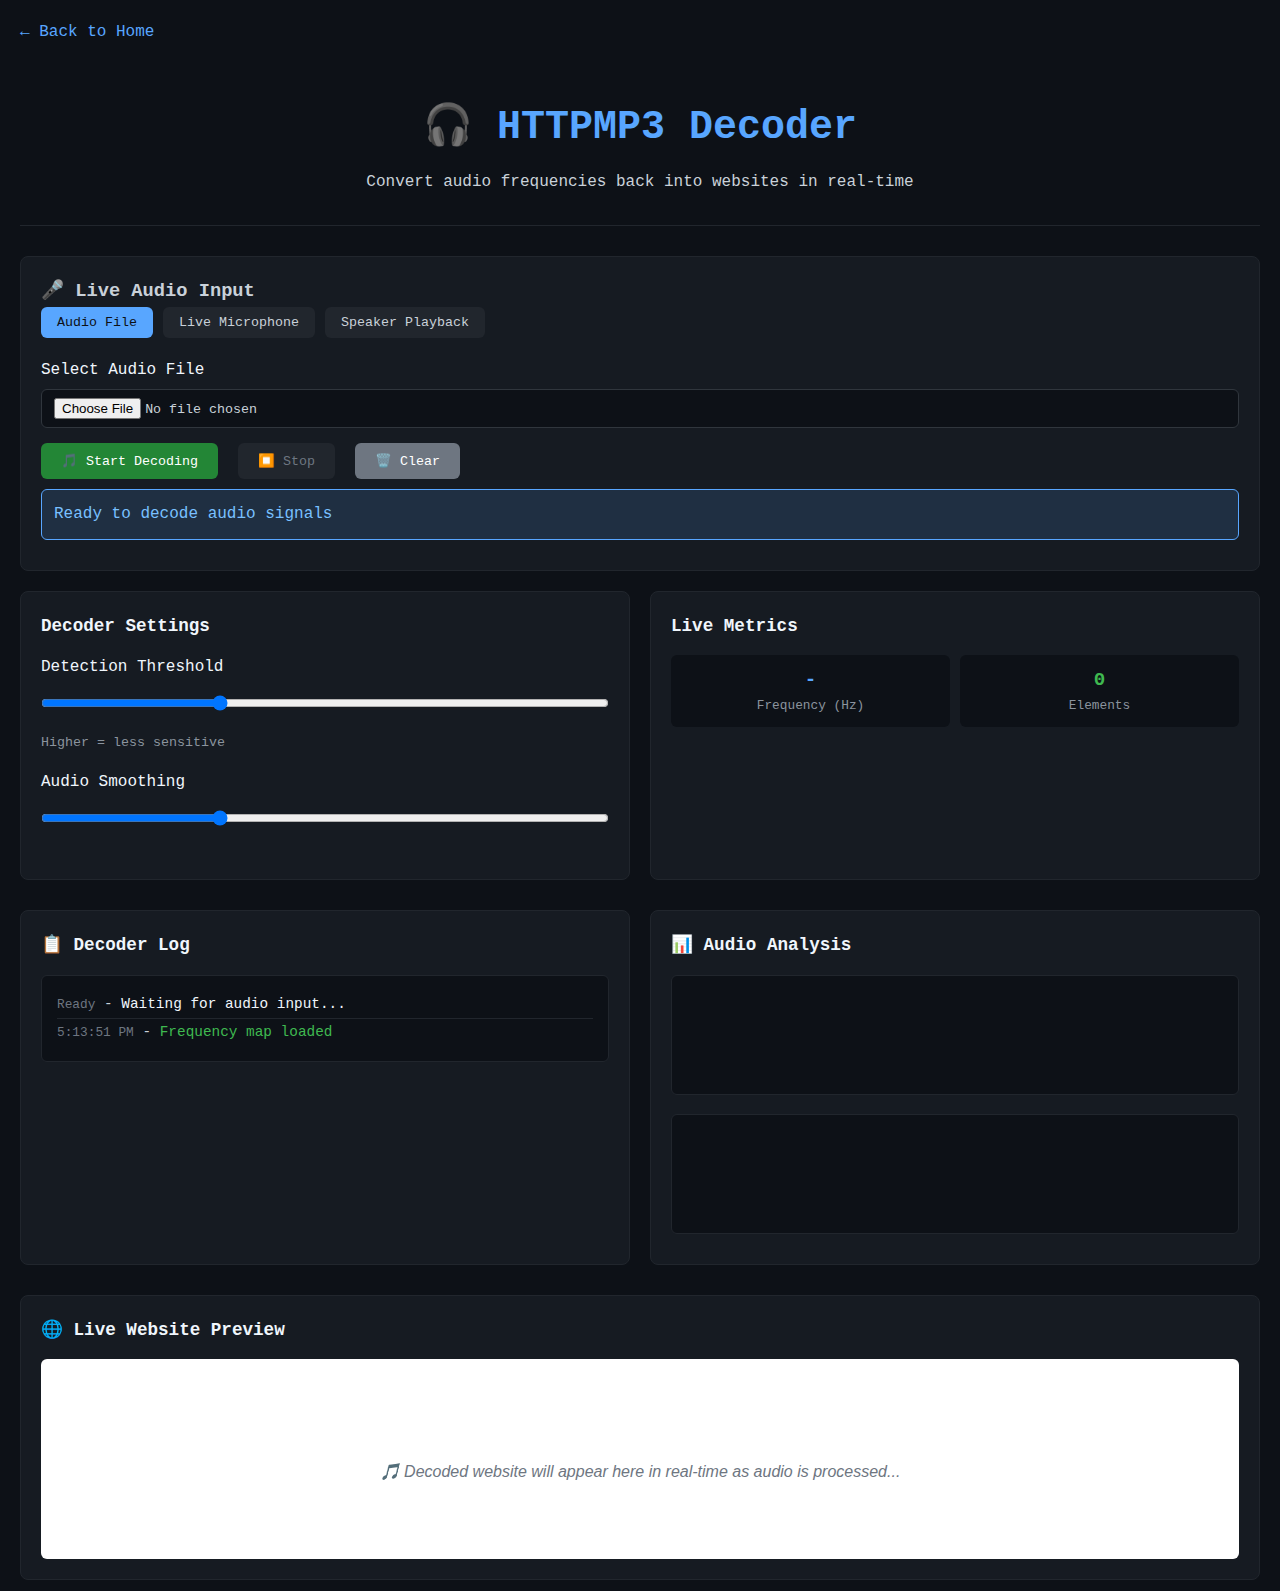
<file: decoder.html>
<!DOCTYPE html>
<html lang="en">
<head>
    <meta charset="UTF-8">
    <meta name="viewport" content="width=device-width, initial-scale=1.0">
    <title>HTTPMP3 Decoder - Live Audio to Website</title>
    <style>
        * {
            margin: 0;
            padding: 0;
            box-sizing: border-box;
        }
        
        body {
            font-family: 'SF Mono', 'Monaco', 'Inconsolata', 'Roboto Mono', monospace;
            background: #0d1117;
            color: #c9d1d9;
            line-height: 1.6;
        }
        
        .container {
            max-width: 1400px;
            margin: 0 auto;
            padding: 20px;
        }
        
        .header {
            text-align: center;
            padding: 30px 0;
            border-bottom: 1px solid #21262d;
            margin-bottom: 30px;
        }
        
        .header h1 {
            font-size: 2.5rem;
            color: #58a6ff;
            margin-bottom: 10px;
        }
        
        .controls {
            display: grid;
            grid-template-columns: repeat(auto-fit, minmax(300px, 1fr));
            gap: 20px;
            margin-bottom: 30px;
        }
        
        .control-panel {
            background: #161b22;
            border: 1px solid #21262d;
            border-radius: 8px;
            padding: 20px;
        }
        
        .control-panel h3 {
            color: #f0f6fc;
            margin-bottom: 15px;
            font-size: 1.1rem;
        }
        
        .form-group {
            margin-bottom: 15px;
        }
        
        .form-group label {
            display: block;
            margin-bottom: 5px;
            color: #f0f6fc;
            font-weight: 500;
        }
        
        .form-group input,
        .form-group select {
            width: 100%;
            padding: 8px 12px;
            background: #0d1117;
            border: 1px solid #30363d;
            border-radius: 6px;
            color: #c9d1d9;
            font-family: inherit;
        }
        
        .btn {
            background: #238636;
            color: white;
            border: none;
            padding: 10px 20px;
            border-radius: 6px;
            cursor: pointer;
            font-family: inherit;
            font-weight: 500;
            transition: background-color 0.2s;
            margin-right: 10px;
        }
        
        .btn:hover {
            background: #2ea043;
        }
        
        .btn:disabled {
            background: #21262d;
            color: #6e7681;
            cursor: not-allowed;
        }
        
        .btn-danger {
            background: #da3633;
        }
        
        .btn-danger:hover {
            background: #f85149;
        }
        
        .status {
            padding: 12px;
            border-radius: 6px;
            margin: 10px 0;
            font-weight: 500;
        }
        
        .status.success {
            background: rgba(35, 134, 54, 0.15);
            border: 1px solid #238636;
            color: #3fb950;
        }
        
        .status.error {
            background: rgba(218, 54, 51, 0.15);
            border: 1px solid #da3633;
            color: #f85149;
        }
        
        .status.info {
            background: rgba(88, 166, 255, 0.15);
            border: 1px solid #58a6ff;
            color: #79c0ff;
        }
        
        .main-content {
            display: grid;
            grid-template-columns: 1fr 1fr;
            gap: 20px;
            margin-bottom: 30px;
        }
        
        .panel {
            background: #161b22;
            border: 1px solid #21262d;
            border-radius: 8px;
            padding: 20px;
        }
        
        .panel h3 {
            color: #f0f6fc;
            margin-bottom: 15px;
            font-size: 1.1rem;
        }
        
        .decoder-output {
            background: #0d1117;
            border: 1px solid #21262d;
            border-radius: 6px;
            padding: 15px;
            max-height: 300px;
            overflow-y: auto;
            font-size: 0.9rem;
        }
        
        .preview-area {
            grid-column: 1 / -1;
        }
        
        .log-entry {
            padding: 2px 0;
            border-bottom: 1px solid #21262d;
        }
        
        .log-entry:last-child {
            border-bottom: none;
        }
        
        .log-timestamp {
            color: #6e7681;
            font-size: 0.8rem;
        }
        
        .log-frequency {
            color: #58a6ff;
            font-weight: 500;
        }
        
        .log-element {
            color: #3fb950;
        }
        
        .log-text {
            color: #f0f6fc;
        }
        
        .back-link {
            display: inline-block;
            color: #58a6ff;
            text-decoration: none;
            margin-bottom: 20px;
        }
        
        .back-link:hover {
            text-decoration: underline;
        }
        
        .microphone-section {
            background: #161b22;
            border: 1px solid #21262d;
            border-radius: 8px;
            padding: 20px;
            margin-bottom: 20px;
        }
        
        .mic-visualizer {
            width: 100%;
            height: 60px;
            background: #0d1117;
            border: 1px solid #21262d;
            border-radius: 6px;
            margin: 10px 0;
        }
        
        .audio-source-tabs {
            display: flex;
            gap: 10px;
            margin-bottom: 20px;
        }
        
        .tab {
            padding: 8px 16px;
            background: #21262d;
            border: none;
            border-radius: 6px;
            color: #c9d1d9;
            cursor: pointer;
            font-family: inherit;
        }
        
        .tab.active {
            background: #58a6ff;
            color: #0d1117;
        }
    </style>
</head>
<body>
    <div class="container">
        <a href="index.html" class="back-link">← Back to Home</a>
        
        <div class="header">
            <h1>🎧 HTTPMP3 Decoder</h1>
            <p>Convert audio frequencies back into websites in real-time</p>
        </div>
        
        <div class="microphone-section">
            <h3>🎤 Live Audio Input</h3>
            <div class="audio-source-tabs">
                <button class="tab active" data-source="file">Audio File</button>
                <button class="tab" data-source="microphone">Live Microphone</button>
                <button class="tab" data-source="speaker">Speaker Playback</button>
            </div>
            
            <div id="fileSource" class="source-panel">
                <div class="form-group">
                    <label for="audioFile">Select Audio File</label>
                    <input type="file" id="audioFile" accept="audio/*">
                </div>
            </div>
            
            <div id="microphoneSource" class="source-panel" style="display: none;">
                <p>Click "Start Listening" to begin capturing audio from your microphone.</p>
                <canvas class="mic-visualizer" id="micVisualizer"></canvas>
            </div>
            
            <div id="speakerSource" class="source-panel" style="display: none;">
                <p>Play audio through your speakers and the decoder will listen through your microphone.</p>
                <div class="form-group">
                    <label for="sensitivity">Microphone Sensitivity</label>
                    <input type="range" id="sensitivity" min="0" max="100" value="50">
                </div>
            </div>
            
            <div style="display: flex; gap: 10px; margin-top: 15px;">
                <button id="startBtn" class="btn">🎵 Start Decoding</button>
                <button id="stopBtn" class="btn btn-danger" disabled>⏹️ Stop</button>
                <button id="clearBtn" class="btn" style="background: #6e7681;">🗑️ Clear</button>
            </div>
            
            <div id="status" class="status info">Ready to decode audio signals</div>
        </div>
        
        <div class="controls">
            <div class="control-panel">
                <h3>Decoder Settings</h3>
                <div class="form-group">
                    <label for="threshold">Detection Threshold</label>
                    <input type="range" id="threshold" min="0" max="100" value="30">
                    <small style="color: #8b949e;">Higher = less sensitive</small>
                </div>
                <div class="form-group">
                    <label for="smoothing">Audio Smoothing</label>
                    <input type="range" id="smoothing" min="0" max="1" step="0.1" value="0.3">
                </div>
            </div>
            
            <div class="control-panel">
                <h3>Live Metrics</h3>
                <div style="display: grid; grid-template-columns: 1fr 1fr; gap: 10px;">
                    <div style="text-align: center; padding: 10px; background: #0d1117; border-radius: 6px;">
                        <div style="font-size: 1.2rem; font-weight: bold; color: #58a6ff;" id="dominantFreq">-</div>
                        <div style="font-size: 0.8rem; color: #8b949e;">Frequency (Hz)</div>
                    </div>
                    <div style="text-align: center; padding: 10px; background: #0d1117; border-radius: 6px;">
                        <div style="font-size: 1.2rem; font-weight: bold; color: #3fb950;" id="decodedElements">0</div>
                        <div style="font-size: 0.8rem; color: #8b949e;">Elements</div>
                    </div>
                </div>
            </div>
        </div>
        
        <div class="main-content">
            <div class="panel">
                <h3>📋 Decoder Log</h3>
                <div class="decoder-output" id="decoderLog">
                    <div class="log-entry">
                        <span class="log-timestamp">Ready</span> - 
                        <span class="log-text">Waiting for audio input...</span>
                    </div>
                </div>
            </div>
            
            <div class="panel">
                <h3>📊 Audio Analysis</h3>
                <canvas id="waveformCanvas" style="width: 100%; height: 120px; background: #0d1117; border: 1px solid #21262d; border-radius: 6px; margin-bottom: 10px;"></canvas>
                <canvas id="spectrogramCanvas" style="width: 100%; height: 120px; background: #0d1117; border: 1px solid #21262d; border-radius: 6px;"></canvas>
            </div>
        </div>
        
        <div class="preview-area panel">
            <h3>🌐 Live Website Preview</h3>
            <iframe id="htmlPreview" style="width: 100%; height: 400px; border: 1px solid #21262d; border-radius: 6px; display: none;">
            </iframe>
            <div id="htmlPreviewPlaceholder" style="background: #ffffff; color: #24292f; padding: 20px; border-radius: 6px; min-height: 200px; font-family: -apple-system, BlinkMacSystemFont, 'Segoe UI', Helvetica, Arial, sans-serif;">
                <p style="color: #6e7681; font-style: italic; text-align: center; margin-top: 80px;">
                    🎵 Decoded website will appear here in real-time as audio is processed...
                </p>
            </div>
        </div>
    </div>

    <script src="decoder.js"></script>
</body>
</html>
</file>
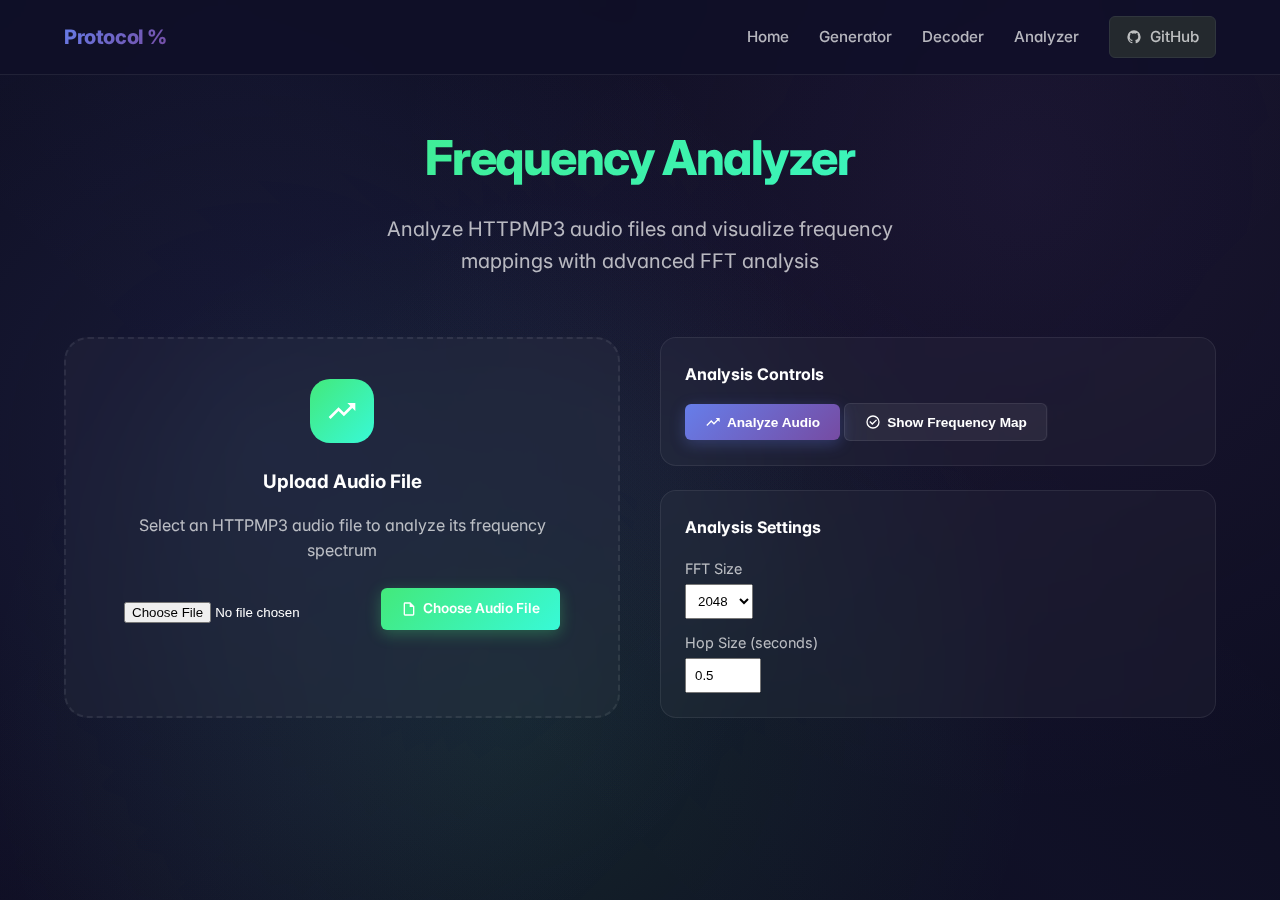
<file: frequency_analyzer.html>
<!DOCTYPE html>
<html lang="en">
<head>
    <meta charset="UTF-8">
    <meta name="viewport" content="width=device-width, initial-scale=1.0">
    <title>Frequency Analyzer - Protocol %</title>
    <link rel="stylesheet" href="shared-styles.css">
    <style>
        .main-content {
            padding: 120px 0 80px;
            min-height: 100vh;
        }

        .page-header {
            text-align: center;
            margin-bottom: 60px;
        }

        .page-title {
            font-size: 3rem;
            font-weight: 800;
            margin-bottom: 16px;
            background: var(--success-gradient);
            -webkit-background-clip: text;
            -webkit-text-fill-color: transparent;
            background-clip: text;
            letter-spacing: -0.03em;
        }

        .page-subtitle {
            font-size: 1.25rem;
            color: var(--text-secondary);
            max-width: 600px;
            margin: 0 auto;
        }

        .analyzer-grid {
            display: grid;
            grid-template-columns: 1fr 1fr;
            gap: 40px;
            margin-bottom: 40px;
        }

        .upload-section {
            background: var(--card-bg);
            border: 2px dashed var(--card-border);
            border-radius: var(--border-radius-lg);
            padding: 40px;
            text-align: center;
            backdrop-filter: blur(10px);
            transition: all 0.3s ease;
        }

        .upload-section:hover {
            border-color: rgba(67, 233, 123, 0.5);
            background: rgba(67, 233, 123, 0.02);
        }

        .controls-section {
            display: flex;
            flex-direction: column;
            gap: 24px;
        }

        .control-panel {
            background: var(--card-bg);
            border: 1px solid var(--card-border);
            border-radius: var(--border-radius);
            padding: 24px;
            backdrop-filter: blur(10px);
        }

        .visualization-section {
            background: var(--card-bg);
            border: 1px solid var(--card-border);
            border-radius: var(--border-radius-lg);
            padding: 32px;
            backdrop-filter: blur(10px);
            margin-bottom: 40px;
        }

        .canvas-container {
            margin: 20px 0;
            text-align: center;
        }

        .canvas-container canvas {
            border: 1px solid var(--card-border);
            border-radius: var(--border-radius);
            background: var(--dark-bg);
            max-width: 100%;
            height: auto;
        }

        .canvas-label {
            font-weight: 600;
            color: var(--text-primary);
            margin-bottom: 12px;
            display: block;
        }

        .results-section {
            display: none;
            background: var(--card-bg);
            border: 1px solid var(--card-border);
            border-radius: var(--border-radius-lg);
            padding: 32px;
            backdrop-filter: blur(10px);
        }

        .results-tabs {
            display: flex;
            gap: 8px;
            margin-bottom: 24px;
            border-bottom: 1px solid var(--card-border);
        }

        .tab-button {
            padding: 12px 24px;
            background: transparent;
            border: none;
            color: var(--text-secondary);
            font-weight: 600;
            cursor: pointer;
            border-radius: 8px 8px 0 0;
            transition: all 0.3s ease;
        }

        .tab-button.active {
            color: var(--text-primary);
            background: var(--card-bg);
            border-bottom: 2px solid #43e97b;
        }

        .tab-content {
            display: none;
        }

        .tab-content.active {
            display: block;
        }

        .frequency-table {
            width: 100%;
            border-collapse: collapse;
            font-family: 'Fira Code', 'Monaco', monospace;
            font-size: 0.85rem;
        }

        .frequency-table th,
        .frequency-table td {
            padding: 8px 12px;
            border: 1px solid var(--card-border);
            text-align: left;
        }

        .frequency-table th {
            background: var(--dark-bg);
            color: var(--text-primary);
            font-weight: 600;
        }

        .frequency-table td {
            color: var(--text-secondary);
        }

        .frequency-table .match {
            background: rgba(67, 233, 123, 0.1);
            color: #43e97b;
        }

        .frequency-table .data-row {
            background: rgba(79, 172, 254, 0.05);
        }

        .frequency-table .control-row {
            background: rgba(240, 147, 251, 0.05);
        }

        .decoded-output {
            background: var(--dark-bg);
            border: 1px solid var(--card-border);
            border-radius: var(--border-radius);
            padding: 20px;
            font-family: 'Fira Code', 'Monaco', monospace;
            font-size: 0.9rem;
            line-height: 1.6;
            white-space: pre-wrap;
            overflow-x: auto;
            max-height: 300px;
            overflow-y: auto;
        }

        .frequency-map {
            display: grid;
            grid-template-columns: repeat(auto-fit, minmax(200px, 1fr));
            gap: 16px;
            margin: 20px 0;
        }

        .frequency-item {
            background: rgba(67, 233, 123, 0.1);
            border: 1px solid rgba(67, 233, 123, 0.3);
            border-radius: var(--border-radius);
            padding: 16px;
            text-align: center;
        }

        .frequency-value {
            font-size: 1.25rem;
            font-weight: 700;
            color: #43e97b;
            margin-bottom: 4px;
        }

        .frequency-char {
            font-size: 1rem;
            font-weight: 600;
            color: var(--text-primary);
            margin-bottom: 4px;
        }

        .frequency-ascii {
            font-size: 0.8rem;
            color: var(--text-muted);
        }

        @media (max-width: 768px) {
            .analyzer-grid {
                grid-template-columns: 1fr;
            }
            
            .page-title {
                font-size: 2.5rem;
            }

            .frequency-table {
                font-size: 0.75rem;
            }

            .frequency-table th,
            .frequency-table td {
                padding: 6px 8px;
            }
        }
    </style>
</head>
<body>
    <div class="bg-animation"></div>
    
    <!-- Navigation -->
    <nav class="nav" id="navbar">
        <div class="nav-content">
            <div class="logo">Protocol %</div>
            <ul class="nav-links">
                <li><a href="index.html">Home</a></li>
                <li><a href="generator.html">Generator</a></li>
                <li><a href="decoder.html">Decoder</a></li>
                <li><a href="frequency_analyzer.html">Analyzer</a></li>
                <li>
                    <a href="https://github.com/nia-cloud-official/httpmp3" target="_blank" class="btn-github">
                        <svg viewBox="0 0 24 24">
                            <path d="M12,2A10,10 0 0,0 2,12C2,16.42 4.87,20.17 8.84,21.5C9.34,21.58 9.5,21.27 9.5,21C9.5,20.77 9.5,20.14 9.5,19.31C6.73,19.91 6.14,17.97 6.14,17.97C5.68,16.81 5.03,16.5 5.03,16.5C4.12,15.88 5.1,15.9 5.1,15.9C6.1,15.97 6.63,16.93 6.63,16.93C7.5,18.45 8.97,18 9.54,17.76C9.63,17.11 9.89,16.67 10.17,16.42C7.95,16.17 5.62,15.31 5.62,11.5C5.62,10.39 6,9.5 6.65,8.79C6.55,8.54 6.2,7.5 6.75,6.15C6.75,6.15 7.59,5.88 9.5,7.17C10.29,6.95 11.15,6.84 12,6.84C12.85,6.84 13.71,6.95 14.5,7.17C16.41,5.88 17.25,6.15 17.25,6.15C17.8,7.5 17.45,8.54 17.35,8.79C18,9.5 18.38,10.39 18.38,11.5C18.38,15.32 16.04,16.16 13.81,16.41C14.17,16.72 14.5,17.33 14.5,18.26C14.5,19.6 14.5,20.68 14.5,21C14.5,21.27 14.66,21.59 15.17,21.5C19.14,20.16 22,16.42 22,12A10,10 0 0,0 12,2Z"/>
                        </svg>
                        GitHub
                    </a>
                </li>
            </ul>
        </div>
    </nav>

    <main class="main-content">
        <div class="container">
            <!-- Page Header -->
            <div class="page-header">
                <h1 class="page-title">Frequency Analyzer</h1>
                <p class="page-subtitle">
                    Analyze HTTPMP3 audio files and visualize frequency mappings with advanced FFT analysis
                </p>
            </div>

            <!-- Upload and Controls -->
            <div class="analyzer-grid">
                <div class="upload-section" id="uploadSection">
                    <div style="width: 64px; height: 64px; margin: 0 auto 24px; padding: 16px; background: var(--success-gradient); border-radius: 20px; display: flex; align-items: center; justify-content: center;">
                        <svg style="width: 32px; height: 32px; fill: white;" viewBox="0 0 24 24">
                            <path d="M16,6L18.29,8.29L13.41,13.17L9.41,9.17L2,16.59L3.41,18L9.41,12L13.41,16L19.71,9.71L22,12V6H16Z"/>
                        </svg>
                    </div>
                    <h3 style="margin-bottom: 16px; color: var(--text-primary);">Upload Audio File</h3>
                    <p style="color: var(--text-secondary); margin-bottom: 24px;">
                        Select an HTTPMP3 audio file to analyze its frequency spectrum
                    </p>
                    <input type="file" id="audioFile" class="file-input" accept="audio/*">
                    <label for="audioFile" class="btn btn-success">
                        <svg class="icon" viewBox="0 0 24 24">
                            <path d="M14,2H6A2,2 0 0,0 4,4V20A2,2 0 0,0 6,22H18A2,2 0 0,0 20,20V8L14,2M18,20H6V4H13V9H18V20Z"/>
                        </svg>
                        Choose Audio File
                    </label>
                </div>

                <div class="controls-section">
                    <div class="control-panel">
                        <h4 style="margin-bottom: 16px; color: var(--text-primary);">Analysis Controls</h4>
                        
                        <button class="btn btn-primary" onclick="analyzeAudio()" id="analyzeBtn" disabled>
                            <svg class="icon" viewBox="0 0 24 24">
                                <path d="M16,6L18.29,8.29L13.41,13.17L9.41,9.17L2,16.59L3.41,18L9.41,12L13.41,16L19.71,9.71L22,12V6H16Z"/>
                            </svg>
                            Analyze Audio
                        </button>

                        <button class="btn btn-secondary" onclick="showFrequencyMap()">
                            <svg class="icon" viewBox="0 0 24 24">
                                <path d="M12,2A10,10 0 0,1 22,12A10,10 0 0,1 12,22A10,10 0 0,1 2,12A10,10 0 0,1 12,2M12,4A8,8 0 0,0 4,12A8,8 0 0,0 12,20A8,8 0 0,0 20,12A8,8 0 0,0 12,4M11,16.5L6.5,12L7.91,10.59L11,13.67L16.59,8.09L18,9.5L11,16.5Z"/>
                            </svg>
                            Show Frequency Map
                        </button>
                    </div>

                    <div class="control-panel">
                        <h4 style="margin-bottom: 16px; color: var(--text-primary);">Analysis Settings</h4>
                        <div style="margin-bottom: 12px;">
                            <label style="display: block; margin-bottom: 4px; font-size: 0.9rem; color: var(--text-secondary);">FFT Size</label>
                            <select class="control-input" id="fftSize" style="padding: 8px;">
                                <option value="1024">1024</option>
                                <option value="2048" selected>2048</option>
                                <option value="4096">4096</option>
                            </select>
                        </div>
                        <div>
                            <label style="display: block; margin-bottom: 4px; font-size: 0.9rem; color: var(--text-secondary);">Hop Size (seconds)</label>
                            <input type="number" class="control-input" id="hopSize" value="0.5" min="0.1" max="2.0" step="0.1" style="padding: 8px;">
                        </div>
                    </div>
                </div>
            </div>

            <!-- Visualization Section -->
            <div class="visualization-section" id="visualizationSection" style="display: none;">
                <h3 style="margin-bottom: 24px; color: var(--text-primary);">Audio Visualization</h3>
                
                <div class="canvas-container">
                    <label class="canvas-label">Waveform</label>
                    <canvas id="waveform" width="1200" height="200"></canvas>
                </div>
                
                <div class="canvas-container">
                    <label class="canvas-label">Frequency Spectrum</label>
                    <canvas id="spectrum" width="1200" height="300"></canvas>
                </div>
            </div>

            <!-- Results Section -->
            <div class="results-section" id="resultsSection">
                <h3 style="margin-bottom: 24px; color: var(--text-primary);">Analysis Results</h3>
                
                <div class="results-tabs">
                    <button class="tab-button active" onclick="switchTab('frequencies')">Detected Frequencies</button>
                    <button class="tab-button" onclick="switchTab('decoded')">Decoded Text</button>
                    <button class="tab-button" onclick="switchTab('mapping')">Frequency Map</button>
                </div>

                <div class="tab-content active" id="frequenciesTab">
                    <div id="frequencyTable"></div>
                </div>

                <div class="tab-content" id="decodedTab">
                    <div class="decoded-output" id="decodedOutput"></div>
                </div>

                <div class="tab-content" id="mappingTab">
                    <div id="frequencyMapping"></div>
                </div>
            </div>
        </div>
    </main>

    <script>
        let audioContext;
        let audioBuffer;
        
        // Encoding functions
        function getCharFrequency(char) {
            const ascii = char.charCodeAt(0);
            if (ascii >= 32 && ascii <= 126) {
                return 600 + (ascii - 32) * 15;
            }
            return null;
        }
        
        function getFrequencyChar(freq) {
            const ascii = Math.round((freq - 600) / 15) + 32;
            if (ascii >= 32 && ascii <= 126) {
                return String.fromCharCode(ascii);
            }
            return null;
        }

        // UI Helper Functions
        function switchTab(tabName) {
            // Update tab buttons
            document.querySelectorAll('.tab-button').forEach(btn => btn.classList.remove('active'));
            event.target.classList.add('active');
            
            // Update tab content
            document.querySelectorAll('.tab-content').forEach(content => content.classList.remove('active'));
            document.getElementById(tabName + 'Tab').classList.add('active');
        }
        
        function showFrequencyMap() {
            const mappingDiv = document.getElementById('frequencyMapping');
            
            // Control frequencies
            let html = '<h4 style="color: var(--text-primary); margin-bottom: 16px;">Control Frequencies</h4>';
            html += '<div class="frequency-map">';
            
            const controlFreqs = [
                { freq: 440, name: 'Frame Start', type: 'control' },
                { freq: 500, name: 'Data Start', type: 'control' },
                { freq: 2100, name: 'Data End', type: 'control' },
                { freq: 2200, name: 'Frame End', type: 'control' }
            ];
            
            controlFreqs.forEach(item => {
                html += `
                    <div class="frequency-item" style="background: rgba(240, 147, 251, 0.1); border-color: rgba(240, 147, 251, 0.3);">
                        <div class="frequency-value" style="color: #f093fb;">${item.freq}Hz</div>
                        <div class="frequency-char">${item.name}</div>
                        <div class="frequency-ascii">Control Signal</div>
                    </div>
                `;
            });
            
            html += '</div>';
            
            // Character frequencies
            html += '<h4 style="color: var(--text-primary); margin: 32px 0 16px;">Character Frequency Map</h4>';
            html += '<div class="frequency-map">';
            
            const testChars = ['<', '>', '/', 'h', '1', 'H', 'i', ' ', 'a', 'b', 'c', 't', 'm', 'l'];
            
            testChars.forEach(char => {
                const freq = getCharFrequency(char);
                const decoded = getFrequencyChar(freq);
                const match = char === decoded;
                
                html += `
                    <div class="frequency-item ${match ? 'match' : ''}">
                        <div class="frequency-value">${freq}Hz</div>
                        <div class="frequency-char">'${char === ' ' ? 'SPACE' : char}'</div>
                        <div class="frequency-ascii">ASCII ${char.charCodeAt(0)}</div>
                    </div>
                `;
            });
            
            html += '</div>';
            
            html += `
                <div style="margin-top: 24px; padding: 20px; background: var(--dark-bg); border-radius: var(--border-radius); border: 1px solid var(--card-border);">
                    <h5 style="color: var(--text-primary); margin-bottom: 12px;">Encoding Formula</h5>
                    <p style="color: var(--text-secondary); font-family: 'Fira Code', monospace; font-size: 0.9rem;">
                        Frequency = 600Hz + (ASCII - 32) × 15Hz<br>
                        Range: 600Hz - 2010Hz (ASCII 32-126)<br>
                        Total Characters: 95 printable ASCII characters
                    </p>
                </div>
            `;
            
            mappingDiv.innerHTML = html;
            
            // Switch to mapping tab
            switchTab('mapping');
        }
        
        async function analyzeAudio() {
            const fileInput = document.getElementById('audioFile');
            if (!fileInput.files[0]) {
                alert('Please select an audio file first!');
                return;
            }
            
            try {
                audioContext = new (window.AudioContext || window.webkitAudioContext)();
                const arrayBuffer = await fileInput.files[0].arrayBuffer();
                audioBuffer = await audioContext.decodeAudioData(arrayBuffer);
                
                // Show visualization section
                document.getElementById('visualizationSection').style.display = 'block';
                document.getElementById('resultsSection').style.display = 'block';
                
                drawWaveform();
                analyzeFrequencies();
                
            } catch (error) {
                alert('Error analyzing audio: ' + error.message);
                console.error('Analysis error:', error);
            }
        }
        
        function drawWaveform() {
            const canvas = document.getElementById('waveform');
            const ctx = canvas.getContext('2d');
            const data = audioBuffer.getChannelData(0);
            const step = Math.ceil(data.length / canvas.width);
            
            // Clear canvas
            ctx.fillStyle = '#0f0f23';
            ctx.fillRect(0, 0, canvas.width, canvas.height);
            
            // Draw waveform
            ctx.strokeStyle = '#43e97b';
            ctx.lineWidth = 1;
            ctx.beginPath();
            
            for (let i = 0; i < canvas.width; i++) {
                const slice = data.slice(i * step, (i + 1) * step);
                const min = Math.min(...slice);
                const max = Math.max(...slice);
                const y1 = (1 + min) * canvas.height / 2;
                const y2 = (1 + max) * canvas.height / 2;
                
                ctx.moveTo(i, y1);
                ctx.lineTo(i, y2);
            }
            
            ctx.stroke();
            
            // Draw center line
            ctx.strokeStyle = 'rgba(255, 255, 255, 0.2)';
            ctx.lineWidth = 1;
            ctx.beginPath();
            ctx.moveTo(0, canvas.height / 2);
            ctx.lineTo(canvas.width, canvas.height / 2);
            ctx.stroke();
        }
        
        function analyzeFrequencies() {
            const sampleRate = audioBuffer.sampleRate;
            const data = audioBuffer.getChannelData(0);
            const fftSize = parseInt(document.getElementById('fftSize').value);
            const hopSizeSeconds = parseFloat(document.getElementById('hopSize').value);
            const hopSize = Math.floor(sampleRate * hopSizeSeconds);
            
            let tableHtml = `
                <table class="frequency-table">
                    <thead>
                        <tr>
                            <th>Time</th>
                            <th>Frequency</th>
                            <th>Magnitude</th>
                            <th>Character</th>
                            <th>Type</th>
                        </tr>
                    </thead>
                    <tbody>
            `;
            
            let decodedText = '';
            let isReceiving = false;
            let detectedFrequencies = [];
            
            for (let i = 0; i < data.length - fftSize; i += hopSize) {
                const slice = data.slice(i, i + fftSize);
                const frequencies = performFFT(slice, sampleRate);
                
                if (frequencies.peak.magnitude > 0.1) {
                    const freq = frequencies.peak.frequency;
                    const time = (i / sampleRate).toFixed(2);
                    const magnitude = frequencies.peak.magnitude;
                    
                    let type = 'Unknown';
                    let char = '';
                    let rowClass = '';
                    
                    // Check control frequencies
                    if (Math.abs(freq - 440) < 15) {
                        type = 'Frame Start';
                        isReceiving = false;
                        rowClass = 'control-row';
                    } else if (Math.abs(freq - 500) < 15) {
                        type = 'Data Start';
                        isReceiving = true;
                        rowClass = 'control-row';
                    } else if (Math.abs(freq - 2100) < 15) {
                        type = 'Data End';
                        isReceiving = false;
                        rowClass = 'control-row';
                    } else if (Math.abs(freq - 2200) < 15) {
                        type = 'Frame End';
                        rowClass = 'control-row';
                    } else if (freq >= 600 && freq <= 2010 && isReceiving) {
                        const roundedFreq = Math.round((freq - 600) / 15) * 15 + 600;
                        char = getFrequencyChar(roundedFreq);
                        type = 'Data';
                        rowClass = 'data-row';
                        if (char) {
                            decodedText += char;
                        }
                    }
                    
                    detectedFrequencies.push({
                        time: parseFloat(time),
                        frequency: freq,
                        magnitude: magnitude,
                        character: char,
                        type: type
                    });
                    
                    tableHtml += `
                        <tr class="${rowClass}">
                            <td>${time}s</td>
                            <td>${freq.toFixed(1)}Hz</td>
                            <td>${(magnitude * 100).toFixed(1)}%</td>
                            <td>${char || '-'}</td>
                            <td>${type}</td>
                        </tr>
                    `;
                }
            }
            
            tableHtml += '</tbody></table>';
            
            // Update frequency table
            document.getElementById('frequencyTable').innerHTML = tableHtml;
            
            // Update decoded output
            const decodedOutput = document.getElementById('decodedOutput');
            decodedOutput.innerHTML = `Decoded Text: "${decodedText}"

Length: ${decodedText.length} characters
Total Frequencies Detected: ${detectedFrequencies.length}
Data Frequencies: ${detectedFrequencies.filter(f => f.type === 'Data').length}
Control Frequencies: ${detectedFrequencies.filter(f => f.type !== 'Data' && f.type !== 'Unknown').length}

Analysis Settings:
- FFT Size: ${fftSize}
- Hop Size: ${hopSizeSeconds}s
- Sample Rate: ${sampleRate}Hz`;
            
            // Draw spectrum
            drawSpectrum(detectedFrequencies);
        }
        
        function drawSpectrum(frequencies) {
            const canvas = document.getElementById('spectrum');
            const ctx = canvas.getContext('2d');
            
            // Clear canvas
            ctx.fillStyle = '#0f0f23';
            ctx.fillRect(0, 0, canvas.width, canvas.height);
            
            if (frequencies.length === 0) return;
            
            // Find frequency range
            const freqs = frequencies.map(f => f.frequency);
            const minFreq = Math.min(...freqs);
            const maxFreq = Math.max(...freqs);
            const freqRange = maxFreq - minFreq;
            
            // Draw frequency points
            frequencies.forEach((freq, index) => {
                const x = ((freq.frequency - minFreq) / freqRange) * canvas.width;
                const y = canvas.height - (freq.magnitude * canvas.height);
                
                // Color based on type
                let color = '#43e97b'; // Default green
                if (freq.type === 'Data') {
                    color = '#4facfe'; // Blue for data
                } else if (freq.type !== 'Unknown') {
                    color = '#f093fb'; // Pink for control
                }
                
                ctx.fillStyle = color;
                ctx.beginPath();
                ctx.arc(x, y, 3, 0, 2 * Math.PI);
                ctx.fill();
                
                // Draw frequency label for significant points
                if (freq.magnitude > 0.3) {
                    ctx.fillStyle = 'rgba(255, 255, 255, 0.8)';
                    ctx.font = '10px monospace';
                    ctx.fillText(`${freq.frequency.toFixed(0)}Hz`, x - 15, y - 8);
                }
            });
            
            // Draw frequency grid
            ctx.strokeStyle = 'rgba(255, 255, 255, 0.1)';
            ctx.lineWidth = 1;
            
            // Vertical lines for key frequencies
            const keyFreqs = [440, 500, 600, 1000, 1500, 2000, 2100, 2200];
            keyFreqs.forEach(freq => {
                if (freq >= minFreq && freq <= maxFreq) {
                    const x = ((freq - minFreq) / freqRange) * canvas.width;
                    ctx.beginPath();
                    ctx.moveTo(x, 0);
                    ctx.lineTo(x, canvas.height);
                    ctx.stroke();
                    
                    // Label
                    ctx.fillStyle = 'rgba(255, 255, 255, 0.6)';
                    ctx.font = '12px monospace';
                    ctx.fillText(`${freq}Hz`, x + 2, 15);
                }
            });
        }
        
        function performFFT(samples, sampleRate) {
            const fftSize = samples.length;
            const magnitudes = new Array(fftSize / 2).fill(0);
            
            // Calculate magnitude for each frequency bin
            for (let k = 0; k < fftSize / 2; k++) {
                let real = 0;
                let imag = 0;
                
                for (let n = 0; n < fftSize; n++) {
                    const angle = (2 * Math.PI * k * n) / fftSize;
                    real += samples[n] * Math.cos(angle);
                    imag -= samples[n] * Math.sin(angle);
                }
                
                magnitudes[k] = Math.sqrt(real * real + imag * imag) / fftSize;
            }
            
            // Find peak
            let peakIndex = 0;
            let peakMagnitude = 0;
            
            for (let i = 0; i < magnitudes.length; i++) {
                if (magnitudes[i] > peakMagnitude) {
                    peakMagnitude = magnitudes[i];
                    peakIndex = i;
                }
            }
            
            const peakFrequency = (peakIndex * sampleRate) / fftSize;
            
            return {
                magnitudes,
                peak: {
                    frequency: peakFrequency,
                    magnitude: peakMagnitude,
                    index: peakIndex
                }
            };
        }

        // Event Listeners
        document.getElementById('audioFile').addEventListener('change', function() {
            const analyzeBtn = document.getElementById('analyzeBtn');
            analyzeBtn.disabled = !this.files[0];
        });

        // Navbar scroll effect
        window.addEventListener('scroll', function() {
            const navbar = document.getElementById('navbar');
            if (window.scrollY > 50) {
                navbar.classList.add('scrolled');
            } else {
                navbar.classList.remove('scrolled');
            }
        });
    </script>
</body>
</html>
</file>
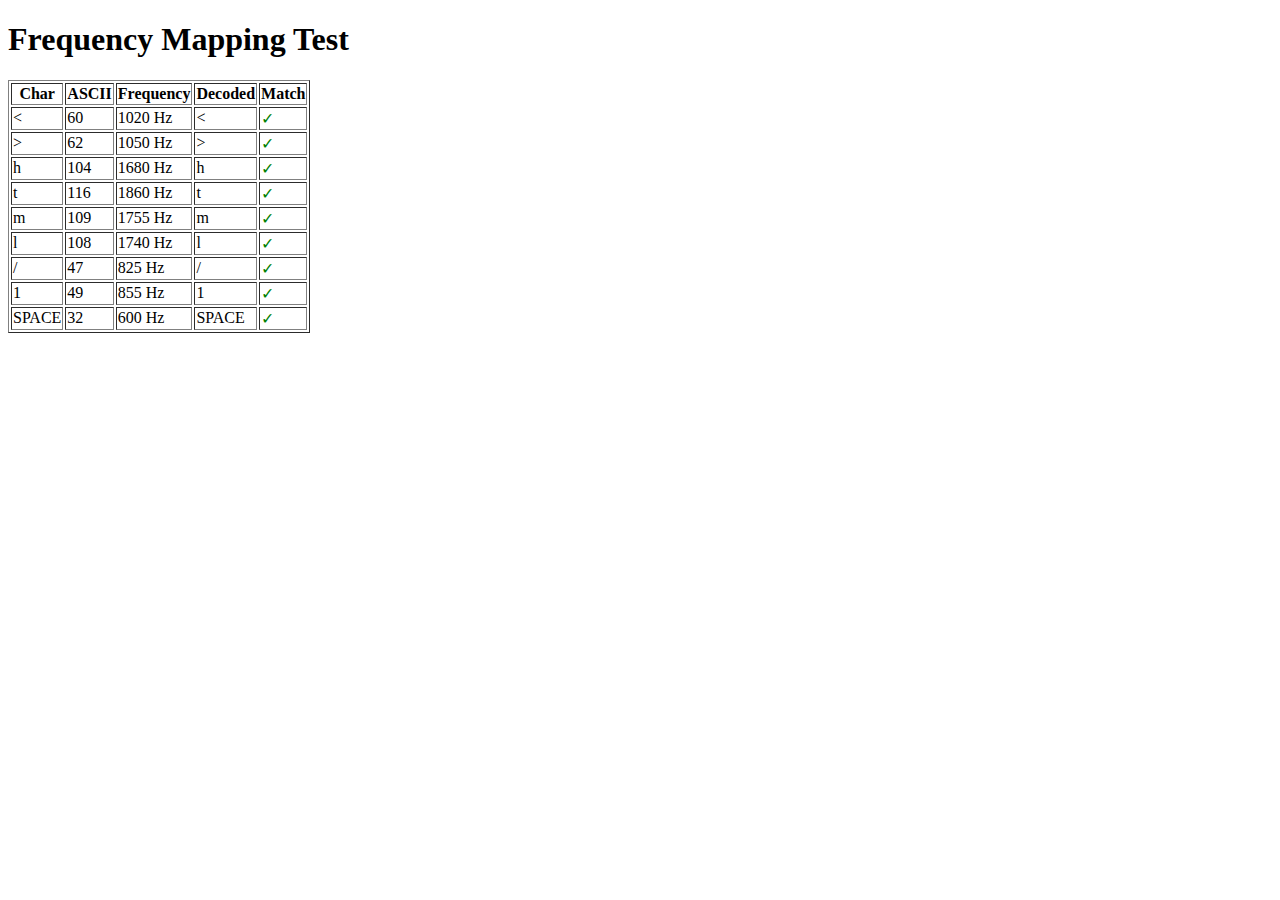
<file: frequency_test.html>
<!DOCTYPE html>
<html>
<head>
    <title>Frequency Test</title>
</head>
<body>
    <h1>Frequency Mapping Test</h1>
    <div id="results"></div>

    <script>
        // Generator function
        function getCharFrequency(char) {
            const ascii = char.charCodeAt(0);
            if (ascii >= 32 && ascii <= 126) {
                return 600 + (ascii - 32) * 15;
            }
            return null;
        }
        
        // Decoder function
        function getFrequencyChar(freq) {
            const ascii = Math.round((freq - 600) / 15) + 32;
            if (ascii >= 32 && ascii <= 126) {
                return String.fromCharCode(ascii);
            }
            return null;
        }
        
        // Test the mapping
        const testChars = ['<', '>', 'h', 't', 'm', 'l', '/', '1', ' '];
        let results = '<table border="1"><tr><th>Char</th><th>ASCII</th><th>Frequency</th><th>Decoded</th><th>Match</th></tr>';
        
        for (const char of testChars) {
            const ascii = char.charCodeAt(0);
            const freq = getCharFrequency(char);
            const decoded = getFrequencyChar(freq);
            const match = char === decoded;
            
            results += `<tr>
                <td>${char === ' ' ? 'SPACE' : char}</td>
                <td>${ascii}</td>
                <td>${freq} Hz</td>
                <td>${decoded === ' ' ? 'SPACE' : decoded}</td>
                <td style="color: ${match ? 'green' : 'red'}">${match ? '✓' : '✗'}</td>
            </tr>`;
        }
        
        results += '</table>';
        document.getElementById('results').innerHTML = results;
        
        // Test the HTML string
        const html = '<html>';
        console.log('Testing HTML string:', html);
        for (let i = 0; i < html.length; i++) {
            const char = html[i];
            const freq = getCharFrequency(char);
            const decoded = getFrequencyChar(freq);
            console.log(`'${char}' -> ${freq}Hz -> '${decoded}' (${char === decoded ? 'OK' : 'FAIL'})`);
        }
    </script>
</body>
</html>
</file>
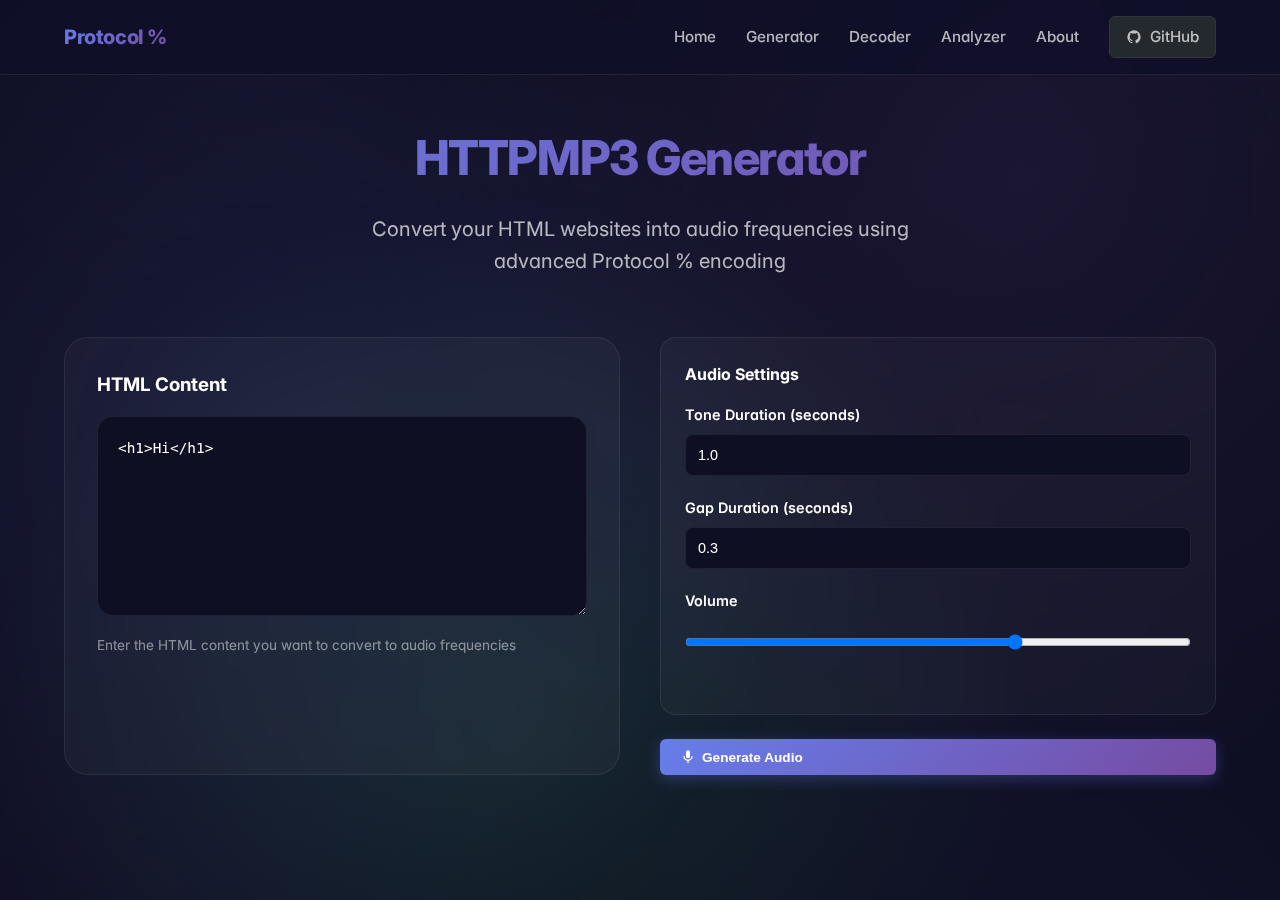
<file: generator.html>
<!DOCTYPE html>
<html lang="en">
<head>
    <meta charset="UTF-8">
    <meta name="viewport" content="width=device-width, initial-scale=1.0">
    <title>HTTPMP3 Generator - Protocol %</title>
    <link rel="stylesheet" href="shared-styles.css">
    <style>
        .main-content {
            padding: 120px 0 80px;
            min-height: 100vh;
        }

        .page-header {
            text-align: center;
            margin-bottom: 60px;
        }

        .page-title {
            font-size: 3rem;
            font-weight: 800;
            margin-bottom: 16px;
            background: var(--primary-gradient);
            -webkit-background-clip: text;
            -webkit-text-fill-color: transparent;
            background-clip: text;
            letter-spacing: -0.03em;
        }

        .page-subtitle {
            font-size: 1.25rem;
            color: var(--text-secondary);
            max-width: 600px;
            margin: 0 auto;
        }

        .generator-grid {
            display: grid;
            grid-template-columns: 1fr 1fr;
            gap: 40px;
            margin-bottom: 40px;
        }

        .input-section {
            background: var(--card-bg);
            border: 1px solid var(--card-border);
            border-radius: var(--border-radius-lg);
            padding: 32px;
            backdrop-filter: blur(10px);
        }

        .controls-section {
            display: flex;
            flex-direction: column;
            gap: 24px;
        }

        .html-textarea {
            width: 100%;
            min-height: 200px;
            background: var(--dark-bg);
            border: 1px solid var(--card-border);
            border-radius: var(--border-radius);
            padding: 20px;
            color: var(--text-primary);
            font-family: 'Fira Code', 'Monaco', monospace;
            font-size: 0.9rem;
            line-height: 1.6;
            resize: vertical;
            transition: all 0.3s ease;
        }

        .html-textarea:focus {
            outline: none;
            border-color: rgba(102, 126, 234, 0.5);
            box-shadow: 0 0 0 3px rgba(102, 126, 234, 0.1);
        }

        .generation-controls {
            background: var(--card-bg);
            border: 1px solid var(--card-border);
            border-radius: var(--border-radius);
            padding: 24px;
            backdrop-filter: blur(10px);
        }

        .control-group {
            margin-bottom: 20px;
        }

        .control-label {
            display: block;
            margin-bottom: 8px;
            font-weight: 600;
            color: var(--text-primary);
            font-size: 0.9rem;
        }

        .control-input {
            width: 100%;
            padding: 12px;
            background: var(--dark-bg);
            border: 1px solid var(--card-border);
            border-radius: 8px;
            color: var(--text-primary);
            font-size: 0.9rem;
        }

        .control-input:focus {
            outline: none;
            border-color: rgba(102, 126, 234, 0.5);
            box-shadow: 0 0 0 3px rgba(102, 126, 234, 0.1);
        }

        .progress-section {
            background: var(--card-bg);
            border: 1px solid var(--card-border);
            border-radius: var(--border-radius-lg);
            padding: 32px;
            backdrop-filter: blur(10px);
            margin-bottom: 40px;
            display: none;
        }

        .progress-bar {
            width: 100%;
            height: 8px;
            background: var(--card-border);
            border-radius: 4px;
            overflow: hidden;
            margin: 16px 0;
        }

        .progress-fill {
            height: 100%;
            background: var(--primary-gradient);
            width: 0%;
            transition: width 0.3s ease;
        }

        .frequency-log {
            background: var(--dark-bg);
            border: 1px solid var(--card-border);
            border-radius: var(--border-radius);
            padding: 16px;
            max-height: 200px;
            overflow-y: auto;
            font-family: 'Fira Code', 'Monaco', monospace;
            font-size: 0.8rem;
            line-height: 1.4;
        }

        .output-section {
            display: none;
            background: var(--card-bg);
            border: 1px solid var(--card-border);
            border-radius: var(--border-radius-lg);
            padding: 32px;
            backdrop-filter: blur(10px);
        }

        .audio-player {
            width: 100%;
            margin: 20px 0;
            border-radius: var(--border-radius);
        }

        .output-stats {
            display: grid;
            grid-template-columns: repeat(auto-fit, minmax(200px, 1fr));
            gap: 16px;
            margin: 20px 0;
        }

        .stat-item {
            background: rgba(102, 126, 234, 0.1);
            border: 1px solid rgba(102, 126, 234, 0.3);
            border-radius: var(--border-radius);
            padding: 16px;
            text-align: center;
        }

        .stat-value {
            font-size: 1.5rem;
            font-weight: 700;
            color: #667eea;
            margin-bottom: 4px;
        }

        .stat-label {
            font-size: 0.85rem;
            color: var(--text-secondary);
        }

        @media (max-width: 768px) {
            .generator-grid {
                grid-template-columns: 1fr;
            }
            
            .page-title {
                font-size: 2.5rem;
            }
        }
    </style>
</head>
<body>
    <div class="bg-animation"></div>
    
    <!-- Navigation -->
    <nav class="nav" id="navbar">
        <div class="nav-content">
            <div class="logo">Protocol %</div>
            <ul class="nav-links">
                <li><a href="index.html">Home</a></li>
                <li><a href="generator.html">Generator</a></li>
                <li><a href="decoder.html">Decoder</a></li>
                <li><a href="frequency_analyzer.html">Analyzer</a></li>
                <li><a href="about.html">About</a></li>
                <li>
                    <a href="https://github.com/nia-cloud-official/httpmp3" target="_blank" class="btn-github">
                        <svg viewBox="0 0 24 24">
                            <path d="M12,2A10,10 0 0,0 2,12C2,16.42 4.87,20.17 8.84,21.5C9.34,21.58 9.5,21.27 9.5,21C9.5,20.77 9.5,20.14 9.5,19.31C6.73,19.91 6.14,17.97 6.14,17.97C5.68,16.81 5.03,16.5 5.03,16.5C4.12,15.88 5.1,15.9 5.1,15.9C6.1,15.97 6.63,16.93 6.63,16.93C7.5,18.45 8.97,18 9.54,17.76C9.63,17.11 9.89,16.67 10.17,16.42C7.95,16.17 5.62,15.31 5.62,11.5C5.62,10.39 6,9.5 6.65,8.79C6.55,8.54 6.2,7.5 6.75,6.15C6.75,6.15 7.59,5.88 9.5,7.17C10.29,6.95 11.15,6.84 12,6.84C12.85,6.84 13.71,6.95 14.5,7.17C16.41,5.88 17.25,6.15 17.25,6.15C17.8,7.5 17.45,8.54 17.35,8.79C18,9.5 18.38,10.39 18.38,11.5C18.38,15.32 16.04,16.16 13.81,16.41C14.17,16.72 14.5,17.33 14.5,18.26C14.5,19.6 14.5,20.68 14.5,21C14.5,21.27 14.66,21.59 15.17,21.5C19.14,20.16 22,16.42 22,12A10,10 0 0,0 12,2Z"/>
                        </svg>
                        GitHub
                    </a>
                </li>
            </ul>
        </div>
    </nav>

    <main class="main-content">
        <div class="container">
            <!-- Page Header -->
            <div class="page-header">
                <h1 class="page-title">HTTPMP3 Generator</h1>
                <p class="page-subtitle">
                    Convert your HTML websites into audio frequencies using advanced Protocol % encoding
                </p>
            </div>

            <!-- Input and Controls -->
            <div class="generator-grid">
                <div class="input-section">
                    <h3 style="margin-bottom: 16px; color: var(--text-primary);">HTML Content</h3>
                    <textarea id="htmlInput" class="html-textarea" placeholder="Enter your HTML code here..."><h1>Hi</h1></textarea>
                    <p style="color: var(--text-muted); font-size: 0.85rem; margin-top: 12px;">
                        Enter the HTML content you want to convert to audio frequencies
                    </p>
                </div>

                <div class="controls-section">
                    <div class="generation-controls">
                        <h4 style="margin-bottom: 16px; color: var(--text-primary);">Audio Settings</h4>
                        
                        <div class="control-group">
                            <label class="control-label">Tone Duration (seconds)</label>
                            <input type="number" class="control-input" id="toneDuration" value="1.0" min="0.1" max="5.0" step="0.1">
                        </div>
                        
                        <div class="control-group">
                            <label class="control-label">Gap Duration (seconds)</label>
                            <input type="number" class="control-input" id="gapDuration" value="0.3" min="0.1" max="2.0" step="0.1">
                        </div>
                        
                        <div class="control-group">
                            <label class="control-label">Volume</label>
                            <input type="range" class="control-input" id="volume" min="0.1" max="1.0" step="0.1" value="0.7">
                        </div>
                    </div>

                    <button class="btn btn-primary" onclick="generateRealAudio()" id="generateBtn">
                        <svg class="icon" viewBox="0 0 24 24">
                            <path d="M12,2A3,3 0 0,1 15,5V11A3,3 0 0,1 12,14A3,3 0 0,1 9,11V5A3,3 0 0,1 12,2M19,11C19,14.53 16.39,17.44 13,17.93V21H11V17.93C7.61,17.44 5,14.53 5,11H7A5,5 0 0,0 12,16A5,5 0 0,0 17,11H19Z"/>
                        </svg>
                        Generate Audio
                    </button>

                    <button class="btn btn-secondary" onclick="downloadAudio()" id="downloadBtn" style="display:none;">
                        <svg class="icon" viewBox="0 0 24 24">
                            <path d="M5,20H19V18H5M19,9H15V3H9V9H5L12,16L19,9Z"/>
                        </svg>
                        Download WAV
                    </button>
                </div>
            </div>

            <!-- Progress Section -->
            <div class="progress-section" id="progressSection">
                <h3 style="margin-bottom: 16px; color: var(--text-primary);">Generation Progress</h3>
                <div id="statusMessage" class="status-message status-info">Preparing audio generation...</div>
                <div class="progress-bar">
                    <div class="progress-fill" id="progressFill"></div>
                </div>
                <div class="frequency-log" id="frequencyLog"></div>
            </div>

            <!-- Output Section -->
            <div class="output-section" id="outputSection">
                <h3 style="margin-bottom: 24px; color: var(--text-primary);">Generated Audio</h3>
                
                <audio id="player" class="audio-player" controls></audio>
                
                <div class="output-stats" id="outputStats"></div>
                
                <div style="margin-top: 24px;">
                    <h4 style="color: var(--text-primary); margin-bottom: 12px;">Encoding Details</h4>
                    <div id="encodingDetails" style="color: var(--text-secondary); font-size: 0.9rem; line-height: 1.6;"></div>
                </div>
            </div>
        </div>
    </main>

    <script>
        let audioBlob = null;
        
        // Real encoding frequencies - covers full ASCII range
        const freqs = {
            // Control frequencies
            frame_start: 440,
            frame_end: 2200,
            data_start: 500,
            data_end: 2100,
            
            // ASCII encoding: 32-126 (printable characters)
            // Base frequency 600Hz, increment by 15Hz per character
            // This gives us 600Hz to 2010Hz range for 95 printable ASCII chars
        };
        
        // Generate ASCII frequency map
        function getCharFrequency(char) {
            const ascii = char.charCodeAt(0);
            if (ascii >= 32 && ascii <= 126) {
                const freq = 600 + (ascii - 32) * 15; // 600Hz to 2010Hz
                console.log(`Encoding '${char}' (ASCII ${ascii}) -> ${freq}Hz`);
                return freq;
            }
            return null; // Unsupported character
        }
        
        function getFrequencyChar(freq) {
            const ascii = Math.round((freq - 600) / 15) + 32;
            if (ascii >= 32 && ascii <= 126) {
                return String.fromCharCode(ascii);
            }
            return null;
        }

        // UI Helper Functions
        function showStatus(message, type) {
            const statusDiv = document.getElementById('statusMessage');
            statusDiv.textContent = message;
            statusDiv.className = `status-message status-${type}`;
        }

        function updateProgress(percent) {
            document.getElementById('progressFill').style.width = percent + '%';
        }

        function logFrequency(message) {
            const log = document.getElementById('frequencyLog');
            log.innerHTML += message + '\n';
            log.scrollTop = log.scrollHeight;
        }

        function showStats(sequence, duration, htmlLength, sampleRate) {
            const statsDiv = document.getElementById('outputStats');
            statsDiv.innerHTML = `
                <div class="stat-item">
                    <div class="stat-value">${sequence.length}</div>
                    <div class="stat-label">Total Tones</div>
                </div>
                <div class="stat-item">
                    <div class="stat-value">${duration.toFixed(1)}s</div>
                    <div class="stat-label">Duration</div>
                </div>
                <div class="stat-item">
                    <div class="stat-value">${htmlLength}</div>
                    <div class="stat-label">Characters</div>
                </div>
                <div class="stat-item">
                    <div class="stat-value">${(sampleRate/1000).toFixed(1)}kHz</div>
                    <div class="stat-label">Sample Rate</div>
                </div>
            `;
        }
        
        async function generateRealAudio() {
            console.log('Starting audio generation...');
            
            // Show progress section
            const progressSection = document.getElementById('progressSection');
            const outputSection = document.getElementById('outputSection');
            progressSection.style.display = 'block';
            outputSection.style.display = 'none';
            
            // Clear frequency log
            document.getElementById('frequencyLog').innerHTML = '';
            
            showStatus('Initializing audio generation...', 'info');
            updateProgress(0);
            
            // Get the actual HTML content from the textarea
            const htmlContent = document.getElementById('htmlInput').value;
            const toneDuration = parseFloat(document.getElementById('toneDuration').value);
            const gapDuration = parseFloat(document.getElementById('gapDuration').value);
            const volume = parseFloat(document.getElementById('volume').value);
            
            console.log('HTML to encode:', htmlContent);
            logFrequency(`Encoding HTML: "${htmlContent}"`);
            logFrequency(`Settings: ${toneDuration}s tone, ${gapDuration}s gap, ${volume} volume`);
            
            const ctx = new (window.AudioContext || window.webkitAudioContext)();
            const sampleRate = ctx.sampleRate;
            
            showStatus('Creating frequency sequence...', 'info');
            updateProgress(10);
            
            // Create sequence that encodes the actual HTML content
            const sequence = encodeHTMLToFrequencies(htmlContent);
            
            console.log('Generated sequence:', sequence);
            console.log('Total tones:', sequence.length);
            logFrequency(`Generated ${sequence.length} frequency tones`);
            
            // Audio parameters - optimized for better detection
            const totalDuration = sequence.length * (toneDuration + gapDuration);
            
            console.log(`Total duration: ${totalDuration}s`);
            logFrequency(`Total duration: ${totalDuration.toFixed(1)} seconds`);
            
            showStatus('Generating audio buffer...', 'info');
            updateProgress(30);
            
            const buffer = ctx.createBuffer(1, Math.floor(sampleRate * totalDuration), sampleRate);
            const data = buffer.getChannelData(0);
            
            // Generate each tone
            let timeOffset = 0;
            for (let i = 0; i < sequence.length; i++) {
                const item = sequence[i];
                console.log(`Tone ${i + 1}: ${item.freq}Hz (${item.char || item.type})`);
                logFrequency(`${i + 1}. ${item.freq}Hz → '${item.char || item.type}'`);
                
                const startSample = Math.floor(timeOffset * sampleRate);
                const endSample = Math.floor((timeOffset + toneDuration) * sampleRate);
                
                for (let j = startSample; j < endSample && j < data.length; j++) {
                    const t = (j - startSample) / sampleRate;
                    // Add amplitude envelope to reduce clicking and improve detection
                    const fadeTime = 0.05; // 50ms fade in/out
                    let envelope = 1.0;
                    
                    if (t < fadeTime) {
                        envelope = t / fadeTime; // Fade in
                    } else if (t > toneDuration - fadeTime) {
                        envelope = (toneDuration - t) / fadeTime; // Fade out
                    }
                    
                    // Generate pure sine wave with envelope
                    data[j] = Math.sin(2 * Math.PI * item.freq * t) * volume * envelope;
                }
                
                timeOffset += toneDuration + gapDuration;
                
                // Update progress
                const progress = 30 + ((i + 1) / sequence.length) * 60;
                updateProgress(progress);
            }
            
            showStatus('Converting to WAV format...', 'info');
            updateProgress(95);
            
            // Convert to WAV
            audioBlob = bufferToWav(buffer);
            
            updateProgress(100);
            showStatus('Audio generation complete!', 'success');
            
            // Show result
            const url = URL.createObjectURL(audioBlob);
            document.getElementById('player').src = url;
            
            showStats(sequence, totalDuration, htmlContent.length, sampleRate);
            
            document.getElementById('encodingDetails').innerHTML = `
                <strong>Encoding Method:</strong> Character-by-character frequency mapping<br>
                <strong>Frequency Range:</strong> 600Hz - 2010Hz (ASCII 32-126)<br>
                <strong>Control Frequencies:</strong> Frame Start (440Hz), Data Start (500Hz), Data End (2100Hz), Frame End (2200Hz)<br>
                <strong>Character Encoding:</strong> Base 600Hz + (ASCII - 32) × 15Hz<br>
                <strong>Audio Format:</strong> 16-bit PCM WAV, ${sampleRate}Hz sample rate
            `;
            
            outputSection.style.display = 'block';
            document.getElementById('downloadBtn').style.display = 'inline-flex';
            
            console.log('Audio generation complete!');
        }
        
        function encodeHTMLToFrequencies(html) {
            const sequence = [];
            
            // Start frame
            sequence.push({ freq: freqs.frame_start, type: 'frame_start' });
            
            // Data start marker
            sequence.push({ freq: freqs.data_start, type: 'data_start' });
            
            // Encode each character
            for (let i = 0; i < html.length; i++) {
                const char = html[i];
                const freq = getCharFrequency(char);
                
                if (freq) {
                    sequence.push({ 
                        freq: freq, 
                        char: char,
                        type: 'data',
                        ascii: char.charCodeAt(0)
                    });
                } else {
                    console.warn(`Skipping unsupported character: ${char} (ASCII ${char.charCodeAt(0)})`);
                }
            }
            
            // Data end marker
            sequence.push({ freq: freqs.data_end, type: 'data_end' });
            
            // End frame
            sequence.push({ freq: freqs.frame_end, type: 'frame_end' });
            
            return sequence;
        }
        
        function bufferToWav(buffer) {
            const length = buffer.length;
            const arrayBuffer = new ArrayBuffer(44 + length * 2);
            const view = new DataView(arrayBuffer);
            const data = buffer.getChannelData(0);
            
            console.log(`Converting buffer to WAV: ${length} samples, ${length / buffer.sampleRate} seconds`);
            
            // WAV header
            function writeString(offset, string) {
                for (let i = 0; i < string.length; i++) {
                    view.setUint8(offset + i, string.charCodeAt(i));
                }
            }
            
            writeString(0, 'RIFF');
            view.setUint32(4, 36 + length * 2, true);
            writeString(8, 'WAVE');
            writeString(12, 'fmt ');
            view.setUint32(16, 16, true);
            view.setUint16(20, 1, true);  // PCM
            view.setUint16(22, 1, true);  // Mono
            view.setUint32(24, buffer.sampleRate, true);
            view.setUint32(28, buffer.sampleRate * 2, true);
            view.setUint16(32, 2, true);
            view.setUint16(34, 16, true);
            writeString(36, 'data');
            view.setUint32(40, length * 2, true);
            
            // Convert samples
            let offset = 44;
            for (let i = 0; i < length; i++) {
                const sample = Math.max(-1, Math.min(1, data[i]));
                view.setInt16(offset, sample * 0x7FFF, true);
                offset += 2;
            }
            
            console.log(`WAV file created: ${arrayBuffer.byteLength} bytes`);
            
            return new Blob([arrayBuffer], { type: 'audio/wav' });
        }
        
        function downloadAudio() {
            if (!audioBlob) return;
            const a = document.createElement('a');
            a.href = URL.createObjectURL(audioBlob);
            a.download = 'httpmp3.wav';
            a.click();
        }

        // Navbar scroll effect
        window.addEventListener('scroll', function() {
            const navbar = document.getElementById('navbar');
            if (window.scrollY > 50) {
                navbar.classList.add('scrolled');
            } else {
                navbar.classList.remove('scrolled');
            }
        });
    </script>
</body>
</html>
</file>
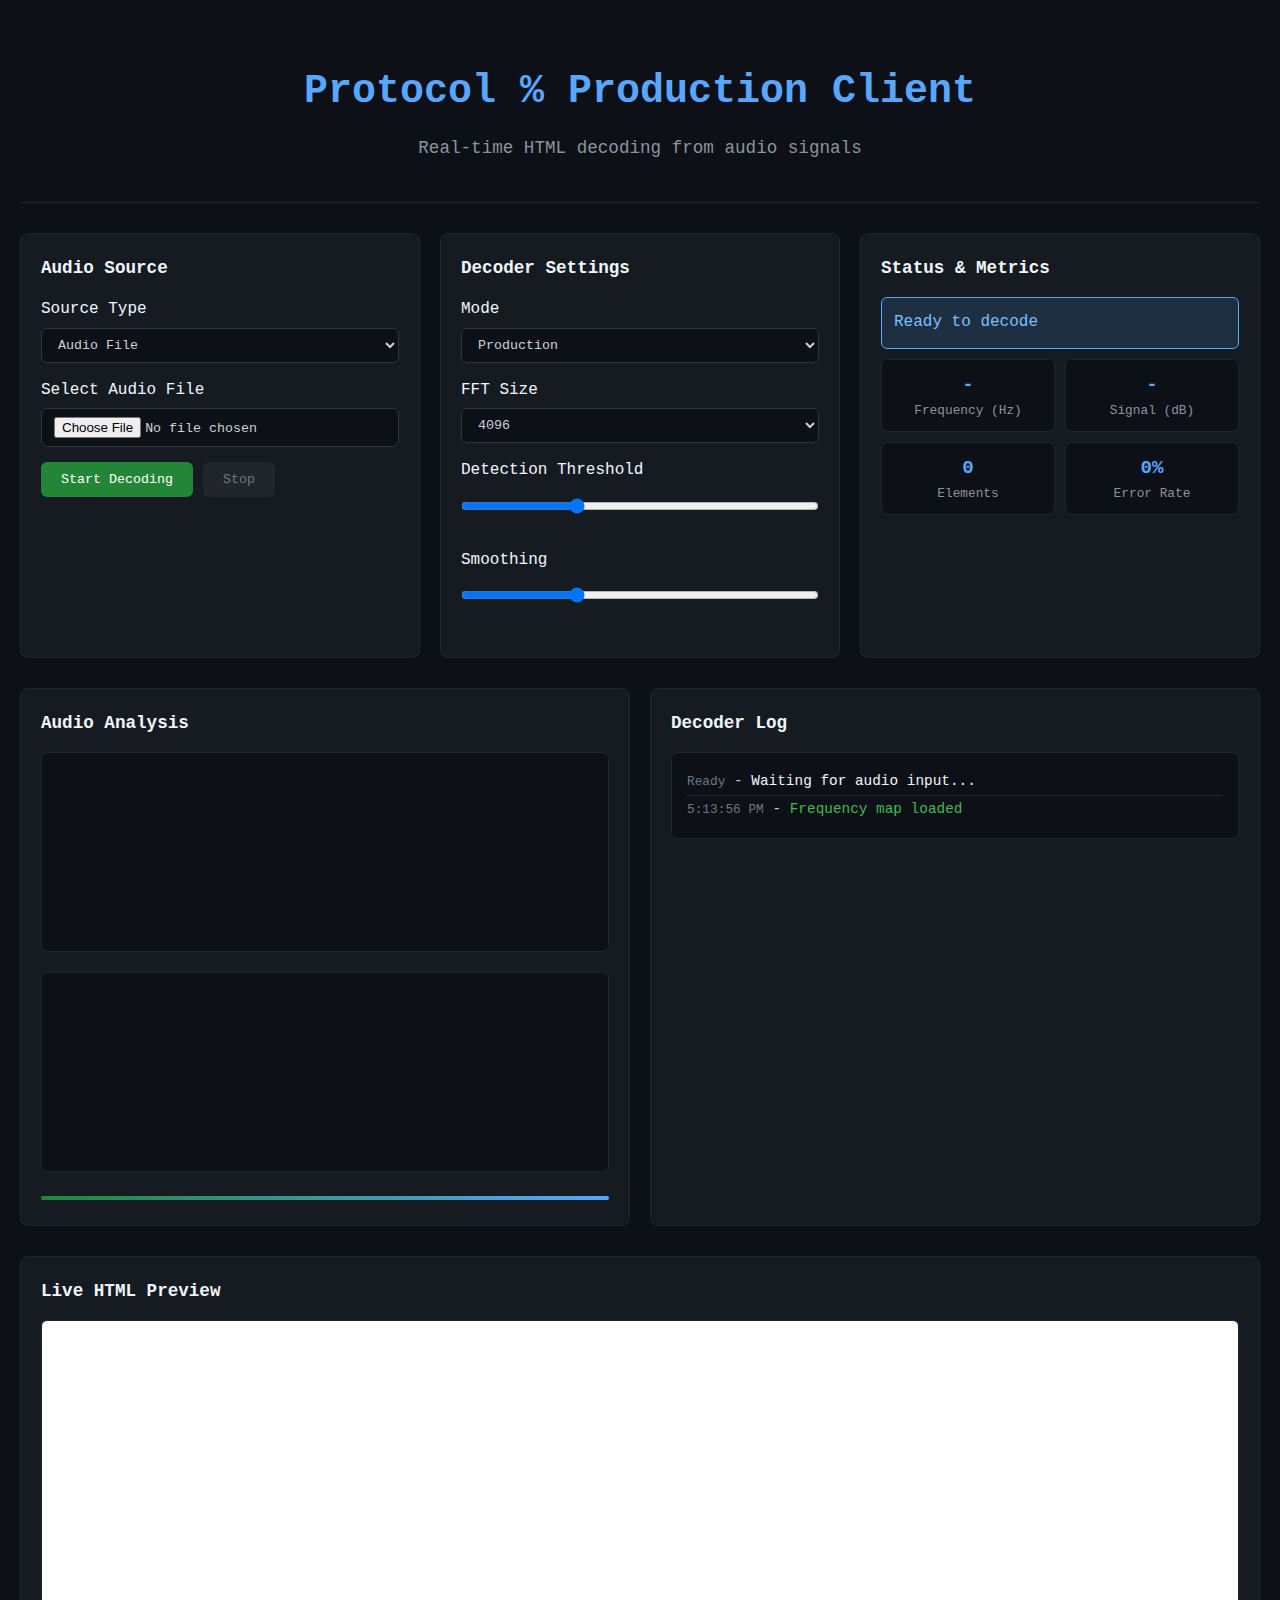
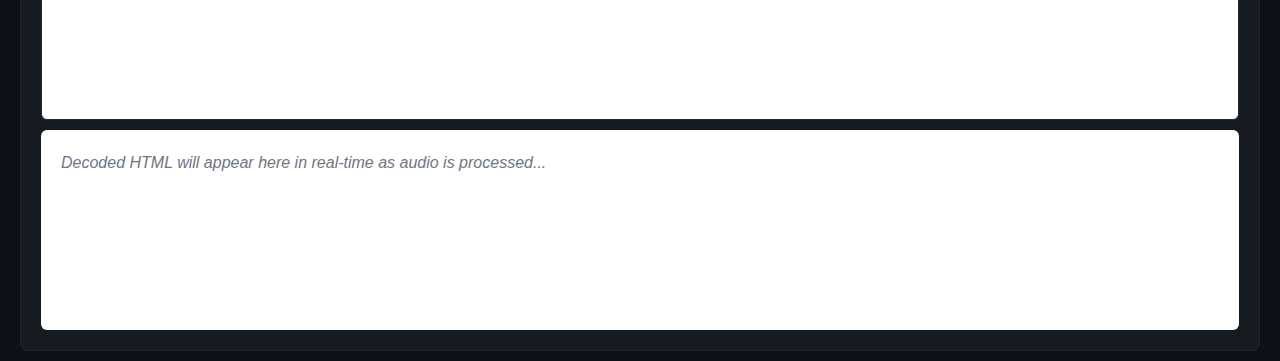
<file: production_client.html>
<!DOCTYPE html>
<html lang="en">
<head>
    <meta charset="UTF-8">
    <meta name="viewport" content="width=device-width, initial-scale=1.0">
    <title>Protocol % Production Client</title>
    <style>
        * {
            margin: 0;
            padding: 0;
            box-sizing: border-box;
        }
        
        body {
            font-family: 'SF Mono', 'Monaco', 'Inconsolata', 'Roboto Mono', monospace;
            background: #0d1117;
            color: #c9d1d9;
            line-height: 1.6;
        }
        
        .container {
            max-width: 1600px;
            margin: 0 auto;
            padding: 20px;
        }
        
        .header {
            text-align: center;
            padding: 40px 0;
            border-bottom: 1px solid #21262d;
            margin-bottom: 30px;
        }
        
        .header h1 {
            font-size: 2.5rem;
            color: #58a6ff;
            margin-bottom: 10px;
        }
        
        .header p {
            color: #8b949e;
            font-size: 1.1rem;
        }
        
        .controls {
            display: grid;
            grid-template-columns: repeat(auto-fit, minmax(300px, 1fr));
            gap: 20px;
            margin-bottom: 30px;
        }
        
        .control-panel {
            background: #161b22;
            border: 1px solid #21262d;
            border-radius: 8px;
            padding: 20px;
        }
        
        .control-panel h3 {
            color: #f0f6fc;
            margin-bottom: 15px;
            font-size: 1.1rem;
        }
        
        .form-group {
            margin-bottom: 15px;
        }
        
        .form-group label {
            display: block;
            margin-bottom: 5px;
            color: #f0f6fc;
            font-weight: 500;
        }
        
        .form-group input,
        .form-group select {
            width: 100%;
            padding: 8px 12px;
            background: #0d1117;
            border: 1px solid #30363d;
            border-radius: 6px;
            color: #c9d1d9;
            font-family: inherit;
        }
        
        .form-group input:focus,
        .form-group select:focus {
            outline: none;
            border-color: #58a6ff;
            box-shadow: 0 0 0 3px rgba(88, 166, 255, 0.1);
        }
        
        .btn {
            background: #238636;
            color: white;
            border: none;
            padding: 10px 20px;
            border-radius: 6px;
            cursor: pointer;
            font-family: inherit;
            font-weight: 500;
            transition: background-color 0.2s;
        }
        
        .btn:hover {
            background: #2ea043;
        }
        
        .btn:disabled {
            background: #21262d;
            color: #6e7681;
            cursor: not-allowed;
        }
        
        .btn-danger {
            background: #da3633;
        }
        
        .btn-danger:hover {
            background: #f85149;
        }
        
        .status {
            padding: 12px;
            border-radius: 6px;
            margin: 10px 0;
            font-weight: 500;
        }
        
        .status.success {
            background: rgba(35, 134, 54, 0.15);
            border: 1px solid #238636;
            color: #3fb950;
        }
        
        .status.error {
            background: rgba(218, 54, 51, 0.15);
            border: 1px solid #da3633;
            color: #f85149;
        }
        
        .status.info {
            background: rgba(88, 166, 255, 0.15);
            border: 1px solid #58a6ff;
            color: #79c0ff;
        }
        
        .main-content {
            display: grid;
            grid-template-columns: 1fr 1fr;
            gap: 20px;
            margin-bottom: 30px;
        }
        
        .panel {
            background: #161b22;
            border: 1px solid #21262d;
            border-radius: 8px;
            padding: 20px;
        }
        
        .panel h3 {
            color: #f0f6fc;
            margin-bottom: 15px;
            font-size: 1.1rem;
        }
        
        canvas {
            width: 100%;
            height: 200px;
            background: #0d1117;
            border: 1px solid #21262d;
            border-radius: 6px;
            margin-bottom: 10px;
        }
        
        .metrics {
            display: grid;
            grid-template-columns: repeat(auto-fit, minmax(120px, 1fr));
            gap: 10px;
            margin-bottom: 15px;
        }
        
        .metric {
            text-align: center;
            padding: 10px;
            background: #0d1117;
            border: 1px solid #21262d;
            border-radius: 6px;
        }
        
        .metric-value {
            font-size: 1.2rem;
            font-weight: bold;
            color: #58a6ff;
        }
        
        .metric-label {
            font-size: 0.8rem;
            color: #8b949e;
        }
        
        .decoder-output {
            background: #0d1117;
            border: 1px solid #21262d;
            border-radius: 6px;
            padding: 15px;
            max-height: 300px;
            overflow-y: auto;
            font-size: 0.9rem;
        }
        
        .preview-area {
            grid-column: 1 / -1;
        }
        
        .html-preview {
            background: #ffffff;
            color: #24292f;
            padding: 20px;
            border-radius: 6px;
            min-height: 200px;
            font-family: -apple-system, BlinkMacSystemFont, 'Segoe UI', Helvetica, Arial, sans-serif;
        }
        
        .frequency-bar {
            height: 4px;
            background: #21262d;
            border-radius: 2px;
            margin: 5px 0;
            position: relative;
        }
        
        .frequency-bar .active {
            height: 100%;
            background: linear-gradient(90deg, #238636, #58a6ff);
            border-radius: 2px;
            transition: width 0.1s;
        }
        
        .log-entry {
            padding: 2px 0;
            border-bottom: 1px solid #21262d;
        }
        
        .log-entry:last-child {
            border-bottom: none;
        }
        
        .log-timestamp {
            color: #6e7681;
            font-size: 0.8rem;
        }
        
        .log-frequency {
            color: #58a6ff;
            font-weight: 500;
        }
        
        .log-element {
            color: #3fb950;
        }
        
        .log-text {
            color: #f0f6fc;
        }
    </style>
</head>
<body>
    <div class="container">
        <div class="header">
            <h1>Protocol % Production Client</h1>
            <p>Real-time HTML decoding from audio signals</p>
        </div>
        
        <div class="controls">
            <div class="control-panel">
                <h3>Audio Source</h3>
                <div class="form-group">
                    <label for="sourceType">Source Type</label>
                    <select id="sourceType">
                        <option value="file">Audio File</option>
                        <option value="microphone">Live Microphone</option>
                        <option value="server">Server Stream</option>
                        <option value="url">Remote URL</option>
                    </select>
                </div>
                <div class="form-group" id="fileGroup">
                    <label for="audioFile">Select Audio File</label>
                    <input type="file" id="audioFile" accept="audio/*">
                </div>
                <div class="form-group" id="serverGroup" style="display: none;">
                    <label for="serverFile">HTML Filename</label>
                    <input type="text" id="serverFile" placeholder="example.html">
                </div>
                <div class="form-group" id="urlGroup" style="display: none;">
                    <label for="remoteUrl">Remote URL</label>
                    <input type="url" id="remoteUrl" placeholder="https://example.com/audio.wav">
                </div>
                <div style="display: flex; gap: 10px;">
                    <button id="startBtn" class="btn">Start Decoding</button>
                    <button id="stopBtn" class="btn btn-danger" disabled>Stop</button>
                </div>
            </div>
            
            <div class="control-panel">
                <h3>Decoder Settings</h3>
                <div class="form-group">
                    <label for="decoderMode">Mode</label>
                    <select id="decoderMode">
                        <option value="production">Production</option>
                        <option value="ultrasonic">Ultrasonic</option>
                        <option value="debug">Debug</option>
                    </select>
                </div>
                <div class="form-group">
                    <label for="fftSize">FFT Size</label>
                    <select id="fftSize">
                        <option value="2048">2048</option>
                        <option value="4096" selected>4096</option>
                        <option value="8192">8192</option>
                    </select>
                </div>
                <div class="form-group">
                    <label for="threshold">Detection Threshold</label>
                    <input type="range" id="threshold" min="0" max="100" value="30">
                </div>
                <div class="form-group">
                    <label for="smoothing">Smoothing</label>
                    <input type="range" id="smoothing" min="0" max="1" step="0.1" value="0.3">
                </div>
            </div>
            
            <div class="control-panel">
                <h3>Status & Metrics</h3>
                <div id="status" class="status info">Ready to decode</div>
                <div class="metrics">
                    <div class="metric">
                        <div class="metric-value" id="dominantFreq">-</div>
                        <div class="metric-label">Frequency (Hz)</div>
                    </div>
                    <div class="metric">
                        <div class="metric-value" id="signalStrength">-</div>
                        <div class="metric-label">Signal (dB)</div>
                    </div>
                    <div class="metric">
                        <div class="metric-value" id="decodedElements">0</div>
                        <div class="metric-label">Elements</div>
                    </div>
                    <div class="metric">
                        <div class="metric-value" id="errorRate">0%</div>
                        <div class="metric-label">Error Rate</div>
                    </div>
                </div>
            </div>
        </div>
        
        <div class="main-content">
            <div class="panel">
                <h3>Audio Analysis</h3>
                <canvas id="waveformCanvas"></canvas>
                <canvas id="spectrogramCanvas"></canvas>
                <div class="frequency-bar">
                    <div class="active" id="frequencyIndicator"></div>
                </div>
            </div>
            
            <div class="panel">
                <h3>Decoder Log</h3>
                <div class="decoder-output" id="decoderLog">
                    <div class="log-entry">
                        <span class="log-timestamp">Ready</span> - 
                        <span class="log-text">Waiting for audio input...</span>
                    </div>
                </div>
            </div>
        </div>
        
        <div class="preview-area panel">
            <h3>Live HTML Preview</h3>
            <iframe class="html-preview" id="htmlPreview" style="width: 100%; height: 400px; border: 1px solid #21262d; border-radius: 6px;">
            </iframe>
            <div id="htmlPreviewPlaceholder" class="html-preview" style="display: block;">
                <p style="color: #6e7681; font-style: italic;">
                    Decoded HTML will appear here in real-time as audio is processed...
                </p>
            </div>
        </div>
    </div>

    <script>
        class ProductionSoundDecoder {
            constructor() {
                this.audioContext = null;
                this.analyser = null;
                this.source = null;
                this.isDecoding = false;
                this.frequencies = {};
                this.decodedHTML = '';
                this.elementCount = 0;
                this.errorCount = 0;
                this.lastFrequency = 0;
                this.frequencyBuffer = [];
                this.state = 'waiting';
                this.htmlStack = [];
                this.currentElement = null;
                this.frameStarted = false;
                
                this.initializeEventListeners();
                this.loadFrequencyMap();
            }
            
            async loadFrequencyMap() {
                // Use default frequencies directly - no server needed
                this.frequencies = this.getDefaultFrequencies();
                this.log('Frequency map loaded', 'success');
            }
            
            getDefaultFrequencies() {
                return {
                    frame_start: [440, 554, 659],
                    frame_end: [440, 349, 262],
                    http_200: [523, 659, 784],
                    html_open: 440,
                    html_close: 415,
                    head_open: 660,
                    head_close: 622,
                    body_open: 880,
                    body_close: 831,
                    title: [523, 659, 784, 1047],
                    h1: 1047,
                    h2: 932,
                    h3: 831,
                    p: 698,
                    div: 622,
                    a: [392, 494, 587],
                    fsk_0: 2000,
                    fsk_1: 2400,
                    sync: 2800,
                    block_start: 1760,
                    block_end: 1568
                };
            }
            
            initializeEventListeners() {
                document.getElementById('sourceType').addEventListener('change', this.handleSourceChange.bind(this));
                document.getElementById('startBtn').addEventListener('click', this.startDecoding.bind(this));
                document.getElementById('stopBtn').addEventListener('click', this.stopDecoding.bind(this));
                document.getElementById('decoderMode').addEventListener('change', this.updateDecoderSettings.bind(this));
                document.getElementById('threshold').addEventListener('input', this.updateDecoderSettings.bind(this));
                document.getElementById('smoothing').addEventListener('input', this.updateDecoderSettings.bind(this));
            }
            
            handleSourceChange() {
                const sourceType = document.getElementById('sourceType').value;
                
                document.getElementById('fileGroup').style.display = sourceType === 'file' ? 'block' : 'none';
                document.getElementById('serverGroup').style.display = sourceType === 'server' ? 'block' : 'none';
                document.getElementById('urlGroup').style.display = sourceType === 'url' ? 'block' : 'none';
            }
            
            updateDecoderSettings() {
                if (this.analyser) {
                    const smoothing = parseFloat(document.getElementById('smoothing').value);
                    this.analyser.smoothingTimeConstant = smoothing;
                }
            }
            
            async startDecoding() {
                try {
                    this.updateStatus('Initializing audio context...', 'info');
                    
                    if (!this.audioContext) {
                        this.audioContext = new (window.AudioContext || window.webkitAudioContext)();
                    }
                    
                    if (this.audioContext.state === 'suspended') {
                        await this.audioContext.resume();
                    }
                    
                    const sourceType = document.getElementById('sourceType').value;
                    
                    switch (sourceType) {
                        case 'file':
                            await this.loadAudioFile();
                            break;
                        case 'microphone':
                            await this.startMicrophoneCapture();
                            break;
                        case 'server':
                            await this.fetchFromServer();
                            break;
                        case 'url':
                            await this.fetchFromURL();
                            break;
                    }
                    
                    this.setupAnalyser();
                    this.isDecoding = true;
                    this.startAnalysis();
                    
                    document.getElementById('startBtn').disabled = true;
                    document.getElementById('stopBtn').disabled = false;
                    
                    this.updateStatus('Decoding audio...', 'success');
                    
                } catch (error) {
                    this.updateStatus('Error: ' + error.message, 'error');
                    this.log('Decoder error: ' + error.message, 'error');
                }
            }
            
            async loadAudioFile() {
                const fileInput = document.getElementById('audioFile');
                if (!fileInput.files[0]) {
                    throw new Error('Please select an audio file');
                }
                
                this.updateStatus('Loading audio file...', 'info');
                
                const arrayBuffer = await fileInput.files[0].arrayBuffer();
                const audioBuffer = await this.audioContext.decodeAudioData(arrayBuffer);
                
                this.source = this.audioContext.createBufferSource();
                this.source.buffer = audioBuffer;
                this.source.loop = false;
                
                this.log(`Loaded audio file: ${fileInput.files[0].name}`, 'success');
            }
            
            async startMicrophoneCapture() {
                this.updateStatus('Requesting microphone access...', 'info');
                
                const stream = await navigator.mediaDevices.getUserMedia({ 
                    audio: {
                        sampleRate: 44100,
                        channelCount: 1,
                        echoCancellation: false,
                        noiseSuppression: false,
                        autoGainControl: false
                    } 
                });
                
                this.source = this.audioContext.createMediaStreamSource(stream);
                this.log('Microphone capture started', 'success');
            }
            
            async fetchFromServer() {
                throw new Error('Server mode not available in standalone version');
            }
            
            async fetchFromURL() {
                const url = document.getElementById('remoteUrl').value;
                if (!url) {
                    throw new Error('Please enter a URL');
                }
                
                this.updateStatus('Fetching from URL...', 'info');
                
                const response = await fetch(url);
                if (!response.ok) {
                    throw new Error(`Failed to fetch: ${response.status}`);
                }
                
                const arrayBuffer = await response.arrayBuffer();
                const audioBuffer = await this.audioContext.decodeAudioData(arrayBuffer);
                
                this.source = this.audioContext.createBufferSource();
                this.source.buffer = audioBuffer;
                
                this.log(`Fetched from URL: ${url}`, 'success');
            }
            
            setupAnalyser() {
                const fftSize = parseInt(document.getElementById('fftSize').value);
                const smoothing = parseFloat(document.getElementById('smoothing').value);
                
                this.analyser = this.audioContext.createAnalyser();
                this.analyser.fftSize = fftSize;
                this.analyser.smoothingTimeConstant = smoothing;
                this.analyser.minDecibels = -90;
                this.analyser.maxDecibels = -10;
                
                if (this.source) {
                    this.source.connect(this.analyser);
                    
                    if (this.source.start) {
                        this.source.start(0);
                    }
                }
            }
            
            startAnalysis() {
                const bufferLength = this.analyser.frequencyBinCount;
                const frequencyData = new Uint8Array(bufferLength);
                const timeData = new Uint8Array(bufferLength);
                
                const analyze = () => {
                    if (!this.isDecoding) return;
                    
                    this.analyser.getByteFrequencyData(frequencyData);
                    this.analyser.getByteTimeDomainData(timeData);
                    
                    this.updateVisualizations(frequencyData, timeData);
                    this.processAudioData(frequencyData);
                    
                    requestAnimationFrame(analyze);
                };
                
                analyze();
            }
            
            updateVisualizations(frequencyData, timeData) {
                this.drawWaveform(timeData);
                this.drawSpectrogram(frequencyData);
                this.updateMetrics(frequencyData);
            }
            
            drawWaveform(timeData) {
                const canvas = document.getElementById('waveformCanvas');
                const ctx = canvas.getContext('2d');
                const width = canvas.width = canvas.offsetWidth * window.devicePixelRatio;
                const height = canvas.height = canvas.offsetHeight * window.devicePixelRatio;
                
                ctx.scale(window.devicePixelRatio, window.devicePixelRatio);
                
                ctx.fillStyle = '#0d1117';
                ctx.fillRect(0, 0, width, height);
                
                ctx.strokeStyle = '#58a6ff';
                ctx.lineWidth = 2;
                ctx.beginPath();
                
                const sliceWidth = (width / window.devicePixelRatio) / timeData.length;
                let x = 0;
                
                for (let i = 0; i < timeData.length; i++) {
                    const v = timeData[i] / 128.0;
                    const y = v * (height / window.devicePixelRatio) / 2;
                    
                    if (i === 0) {
                        ctx.moveTo(x, y);
                    } else {
                        ctx.lineTo(x, y);
                    }
                    
                    x += sliceWidth;
                }
                
                ctx.stroke();
            }
            
            drawSpectrogram(frequencyData) {
                const canvas = document.getElementById('spectrogramCanvas');
                const ctx = canvas.getContext('2d');
                const width = canvas.width = canvas.offsetWidth * window.devicePixelRatio;
                const height = canvas.height = canvas.offsetHeight * window.devicePixelRatio;
                
                ctx.scale(window.devicePixelRatio, window.devicePixelRatio);
                
                // Shift existing data left
                const imageData = ctx.getImageData(1, 0, width - 1, height);
                ctx.putImageData(imageData, 0, 0);
                
                // Draw new column
                const displayWidth = width / window.devicePixelRatio;
                const displayHeight = height / window.devicePixelRatio;
                
                for (let i = 0; i < frequencyData.length; i++) {
                    const value = frequencyData[i];
                    const percent = value / 255;
                    
                    // Color mapping: blue (low) to red (high)
                    const hue = (1 - percent) * 240;
                    const saturation = 100;
                    const lightness = percent * 50;
                    
                    ctx.fillStyle = `hsl(${hue}, ${saturation}%, ${lightness}%)`;
                    
                    const y = displayHeight - (i / frequencyData.length) * displayHeight;
                    const barHeight = displayHeight / frequencyData.length;
                    
                    ctx.fillRect(displayWidth - 1, y, 1, barHeight);
                }
            }
            
            updateMetrics(frequencyData) {
                // Find dominant frequency
                let maxIndex = 0;
                let maxValue = 0;
                
                for (let i = 0; i < frequencyData.length; i++) {
                    if (frequencyData[i] > maxValue) {
                        maxValue = frequencyData[i];
                        maxIndex = i;
                    }
                }
                
                const frequency = (maxIndex * this.audioContext.sampleRate) / (this.analyser.fftSize * 2);
                const strength = 20 * Math.log10(maxValue / 255);
                
                document.getElementById('dominantFreq').textContent = frequency.toFixed(1);
                document.getElementById('signalStrength').textContent = strength.toFixed(1);
                document.getElementById('decodedElements').textContent = this.elementCount;
                
                const errorRate = this.elementCount > 0 ? (this.errorCount / this.elementCount * 100) : 0;
                document.getElementById('errorRate').textContent = errorRate.toFixed(1) + '%';
                
                // Update frequency indicator
                const indicator = document.getElementById('frequencyIndicator');
                const maxFreq = this.audioContext.sampleRate / 2;
                const percent = (frequency / maxFreq) * 100;
                indicator.style.width = percent + '%';
            }
            
            processAudioData(frequencyData) {
                const threshold = parseInt(document.getElementById('threshold').value);
                const dominantFreq = this.getDominantFrequency(frequencyData, threshold);
                
                if (dominantFreq > 0 && Math.abs(dominantFreq - this.lastFrequency) > 100) {
                    this.lastFrequency = dominantFreq;
                    
                    const element = this.identifyElement(dominantFreq);
                    
                    if (element && this.shouldProcessElement(element)) {
                        this.processElement(element, dominantFreq);
                    }
                }
            }
            
            shouldProcessElement(element) {
                const now = Date.now();
                if (!this.lastElementTime) this.lastElementTime = {};
                
                // Prevent same element from being processed too frequently
                if (this.lastElementTime[element] && (now - this.lastElementTime[element]) < 500) {
                    return false;
                }
                
                this.lastElementTime[element] = now;
                return true;
            }
            
            getDominantFrequency(frequencyData, threshold) {
                let maxIndex = 0;
                let maxValue = 0;
                
                for (let i = 0; i < frequencyData.length; i++) {
                    if (frequencyData[i] > maxValue && frequencyData[i] > threshold) {
                        maxValue = frequencyData[i];
                        maxIndex = i;
                    }
                }
                
                if (maxValue < threshold) return 0;
                
                return (maxIndex * this.audioContext.sampleRate) / (this.analyser.fftSize * 2);
            }
            
            identifyElement(frequency) {
                const tolerance = 30; // Tighter tolerance for better accuracy
                let bestMatch = null;
                let bestDistance = Infinity;
                
                for (const [element, freq] of Object.entries(this.frequencies)) {
                    if (Array.isArray(freq)) {
                        for (const f of freq) {
                            const distance = Math.abs(frequency - f);
                            if (distance < tolerance && distance < bestDistance) {
                                bestMatch = element;
                                bestDistance = distance;
                            }
                        }
                    } else {
                        const distance = Math.abs(frequency - freq);
                        if (distance < tolerance && distance < bestDistance) {
                            bestMatch = element;
                            bestDistance = distance;
                        }
                    }
                }
                
                return bestMatch;
            }
            
            processElement(element, frequency) {
                this.elementCount++;
                this.log(`${frequency.toFixed(1)}Hz → ${element}`, 'element');
                
                // Initialize HTML structure if not already done
                if (!this.decodedHTML || this.decodedHTML.length === 0) {
                    this.decodedHTML = '<!DOCTYPE html>\n<html>\n<head>\n<title>Decoded from Audio</title>\n</head>\n<body>\n<h1>🎵 Audio Protocol Decoder</h1>\n';
                    this.state = 'decoding';
                    this.log('HTML structure initialized', 'success');
                    this.updateHTMLPreview(); // Force update immediately
                }
                
                switch (element) {
                    case 'frame_start':
                        if (this.state !== 'decoding') {
                            this.decodedHTML = '<!DOCTYPE html>\n<html>\n<head>\n<title>Frame Started</title>\n</head>\n<body>\n<h1>🚀 Frame Started</h1>\n';
                            this.state = 'decoding';
                            this.log('Frame started - building HTML structure', 'success');
                        }
                        this.decodedHTML += '<p>✅ Frame initialization complete</p>\n';
                        this.updateHTMLPreview();
                        break;
                        
                    case 'http_200':
                        this.log('HTTP 200 OK received', 'success');
                        if (this.state === 'decoding') {
                            this.decodedHTML += '<div style="background: #d4edda; color: #155724; padding: 10px; margin: 5px 0; border-radius: 4px;">📡 HTTP 200 OK - Connection successful</div>\n';
                            this.updateHTMLPreview();
                        }
                        break;
                        
                    case 'html_open':
                        this.decodedHTML += '<p>🏷️ HTML document opened</p>\n';
                        this.updateHTMLPreview();
                        break;
                        
                    case 'head_open':
                        this.decodedHTML += '<p>🧠 Head section opened</p>\n';
                        this.updateHTMLPreview();
                        break;
                        
                    case 'title':
                        this.decodedHTML += '<p>📝 Title element processed</p>\n';
                        this.updateHTMLPreview();
                        break;
                        
                    case 'head_close':
                        this.decodedHTML += '<p>🧠 Head section closed</p>\n';
                        this.updateHTMLPreview();
                        break;
                        
                    case 'body_open':
                        if (this.state === 'decoding') {
                            this.decodedHTML += '<div style="background: #cce5ff; color: #004085; padding: 15px; margin: 10px 0; border-radius: 8px;">\n';
                            this.decodedHTML += '<h2>🎯 Body Section Detected!</h2>\n';
                            this.decodedHTML += '<p>This content was successfully decoded from audio frequencies.</p>\n';
                            this.decodedHTML += '<p><strong>Frequency:</strong> ' + frequency.toFixed(1) + 'Hz</p>\n';
                            this.decodedHTML += '</div>\n';
                            this.updateHTMLPreview();
                        }
                        break;
                        
                    case 'h1':
                        if (this.state === 'decoding') {
                            this.decodedHTML += '<h1 style="color: #007bff;">🎵 Hello from Audio Signal!</h1>\n';
                            this.updateHTMLPreview();
                        }
                        break;
                        
                    case 'p':
                        if (this.state === 'decoding') {
                            this.decodedHTML += '<p style="font-size: 16px; color: #333;">📻 This paragraph was transmitted via audio protocol</p>\n';
                            this.updateHTMLPreview();
                        }
                        break;
                        
                    case 'body_close':
                        this.decodedHTML += '<p>🏁 Body section closing...</p>\n';
                        this.updateHTMLPreview();
                        break;
                        
                    case 'html_close':
                        if (this.state === 'decoding') {
                            this.decodedHTML += '<div style="background: #f8f9fa; color: #495057; padding: 15px; margin: 10px 0; border-radius: 8px; border: 2px solid #28a745;">\n';
                            this.decodedHTML += '<h3>🎉 HTML Document Complete!</h3>\n';
                            this.decodedHTML += '<p>Successfully decoded complete HTML structure from audio signal.</p>\n';
                            this.decodedHTML += '<p><em>Transmission completed at ' + new Date().toLocaleTimeString() + '</em></p>\n';
                            this.decodedHTML += '</div>\n';
                            
                            // Ensure proper closing
                            if (!this.decodedHTML.includes('</body>')) {
                                this.decodedHTML += '</body>\n';
                            }
                            if (!this.decodedHTML.includes('</html>')) {
                                this.decodedHTML += '</html>';
                            }
                            this.log('HTML document completed!', 'success');
                            this.updateHTMLPreview();
                        }
                        break;
                        
                    case 'frame_end':
                        this.state = 'complete';
                        this.log('Frame completed successfully', 'success');
                        this.updateStatus('Decoding completed - HTML structure built!', 'success');
                        // Add final completion message
                        if (this.decodedHTML && !this.decodedHTML.includes('Frame completed')) {
                            this.decodedHTML += '<div style="background: #28a745; color: white; padding: 20px; margin: 10px 0; border-radius: 8px; text-align: center;">\n';
                            this.decodedHTML += '<h2>✨ TRANSMISSION COMPLETE ✨</h2>\n';
                            this.decodedHTML += '<p>All audio signals successfully decoded!</p>\n';
                            this.decodedHTML += '</div>\n';
                            this.updateHTMLPreview();
                        }
                        break;
                        
                    default:
                        if (this.state === 'decoding') {
                            this.decodedHTML += `<div style="background: #fff3cd; color: #856404; padding: 8px; margin: 3px 0; border-radius: 4px;">🔍 Signal: ${element} (${frequency.toFixed(1)}Hz)</div>\n`;
                            this.updateHTMLPreview();
                        }
                        this.log(`Processing: ${element}`, 'info');
                }
            }
            
            updateHTMLPreview() {
                const iframe = document.getElementById('htmlPreview');
                const placeholder = document.getElementById('htmlPreviewPlaceholder');
                
                // Always log what we're trying to display
                this.log(`Updating preview - HTML length: ${this.decodedHTML ? this.decodedHTML.length : 0}`, 'info');
                
                if (this.decodedHTML && this.decodedHTML.trim().length > 0) {
                    // Hide placeholder and show iframe
                    placeholder.style.display = 'none';
                    iframe.style.display = 'block';
                    
                    // Method 1: Try srcdoc first (more reliable)
                    try {
                        iframe.srcdoc = this.decodedHTML;
                        this.log('HTML written to iframe via srcdoc', 'success');
                        return;
                    } catch (error) {
                        this.log('srcdoc failed: ' + error.message, 'error');
                    }
                    
                    // Method 2: Try contentDocument.write
                    try {
                        const iframeDoc = iframe.contentDocument || iframe.contentWindow.document;
                        if (iframeDoc) {
                            iframeDoc.open();
                            iframeDoc.write(this.decodedHTML);
                            iframeDoc.close();
                            this.log('HTML written to iframe via document.write', 'success');
                            return;
                        }
                    } catch (error) {
                        this.log('document.write failed: ' + error.message, 'error');
                    }
                    
                    // Method 3: Fallback - show as formatted text
                    iframe.style.display = 'none';
                    placeholder.style.display = 'block';
                    placeholder.innerHTML = `
                        <div style="background: #0d1117; color: #c9d1d9; padding: 15px; border-radius: 6px; font-family: monospace; font-size: 12px; line-height: 1.4; max-height: 350px; overflow-y: auto;">
                            <div style="color: #58a6ff; margin-bottom: 10px; font-weight: bold;">📄 Decoded HTML Content:</div>
                            <pre style="margin: 0; white-space: pre-wrap;">${this.decodedHTML.replace(/</g, '&lt;').replace(/>/g, '&gt;')}</pre>
                        </div>
                    `;
                    this.log('Showing HTML as formatted text (fallback)', 'info');
                } else {
                    // Show placeholder when no HTML yet
                    placeholder.style.display = 'block';
                    iframe.style.display = 'none';
                    this.log('No HTML content to display yet', 'info');
                }
            }
            
            log(message, type = 'info') {
                const logContainer = document.getElementById('decoderLog');
                const entry = document.createElement('div');
                entry.className = 'log-entry';
                
                const timestamp = new Date().toLocaleTimeString();
                const typeClass = type === 'element' ? 'log-element' : 
                                 type === 'success' ? 'log-element' :
                                 type === 'error' ? 'log-frequency' : 'log-text';
                
                entry.innerHTML = `
                    <span class="log-timestamp">${timestamp}</span> - 
                    <span class="${typeClass}">${message}</span>
                `;
                
                logContainer.appendChild(entry);
                logContainer.scrollTop = logContainer.scrollHeight;
                
                // Keep only last 100 entries
                while (logContainer.children.length > 100) {
                    logContainer.removeChild(logContainer.firstChild);
                }
            }
            
            updateStatus(message, type = 'info') {
                const status = document.getElementById('status');
                status.textContent = message;
                status.className = `status ${type}`;
            }
            
            stopDecoding() {
                this.isDecoding = false;
                
                if (this.source && this.source.mediaStream) {
                    this.source.mediaStream.getTracks().forEach(track => track.stop());
                }
                
                if (this.source && this.source.stop) {
                    this.source.stop();
                }
                
                document.getElementById('startBtn').disabled = false;
                document.getElementById('stopBtn').disabled = true;
                
                this.updateStatus('Decoding stopped', 'info');
                this.log('Decoder stopped by user', 'info');
            }
        }
        
        // Initialize when page loads
        window.addEventListener('load', () => {
            new ProductionSoundDecoder();
        });
    </script>
</body>
</html>
</file>
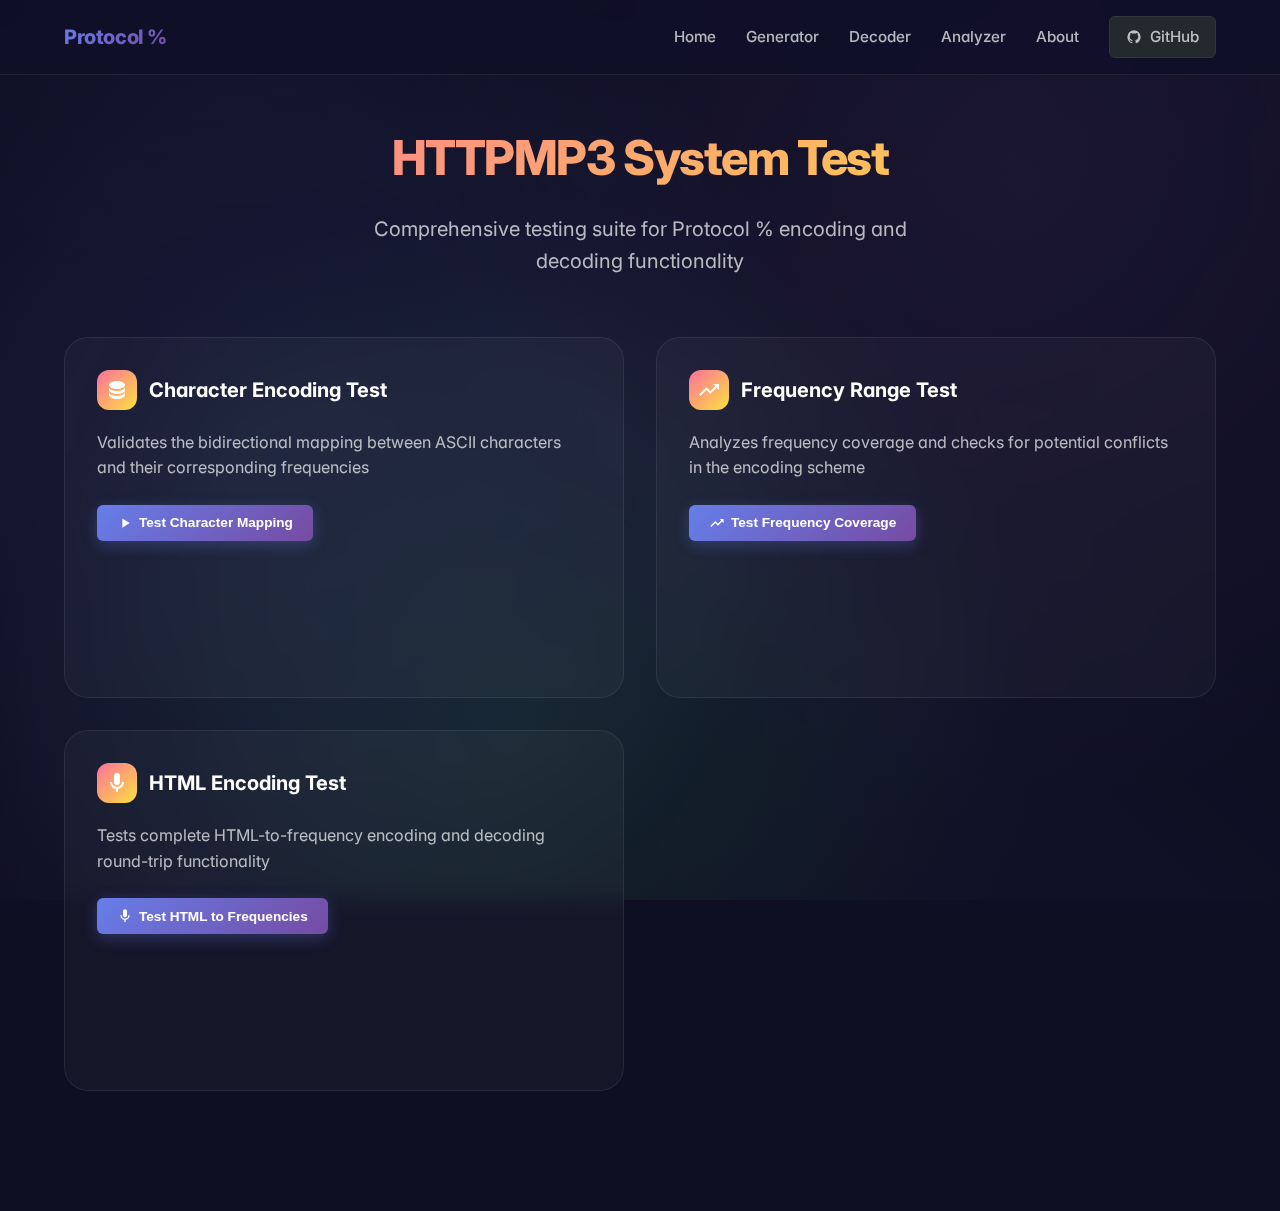
<file: test_system.html>
<!DOCTYPE html>
<html lang="en">
<head>
    <meta charset="UTF-8">
    <meta name="viewport" content="width=device-width, initial-scale=1.0">
    <title>HTTPMP3 System Test - Protocol %</title>
    <link rel="stylesheet" href="shared-styles.css">
    <style>
        .main-content {
            padding: 120px 0 80px;
            min-height: 100vh;
        }

        .page-header {
            text-align: center;
            margin-bottom: 60px;
        }

        .page-title {
            font-size: 3rem;
            font-weight: 800;
            margin-bottom: 16px;
            background: var(--warning-gradient);
            -webkit-background-clip: text;
            -webkit-text-fill-color: transparent;
            background-clip: text;
            letter-spacing: -0.03em;
        }

        .page-subtitle {
            font-size: 1.25rem;
            color: var(--text-secondary);
            max-width: 600px;
            margin: 0 auto;
        }

        .test-grid {
            display: grid;
            grid-template-columns: repeat(auto-fit, minmax(400px, 1fr));
            gap: 32px;
            margin-bottom: 40px;
        }

        .test-section {
            background: var(--card-bg);
            border: 1px solid var(--card-border);
            border-radius: var(--border-radius-lg);
            padding: 32px;
            backdrop-filter: blur(10px);
        }

        .test-header {
            display: flex;
            align-items: center;
            gap: 12px;
            margin-bottom: 20px;
        }

        .test-icon {
            width: 40px;
            height: 40px;
            padding: 8px;
            background: var(--warning-gradient);
            border-radius: 12px;
            display: flex;
            align-items: center;
            justify-content: center;
        }

        .test-icon svg {
            width: 24px;
            height: 24px;
            fill: white;
        }

        .test-title {
            font-size: 1.25rem;
            font-weight: 700;
            color: var(--text-primary);
            margin: 0;
        }

        .test-description {
            color: var(--text-secondary);
            margin-bottom: 24px;
            line-height: 1.6;
        }

        .test-results {
            margin-top: 24px;
            min-height: 100px;
        }

        .result-item {
            padding: 12px 16px;
            margin: 8px 0;
            border-radius: var(--border-radius);
            font-family: 'Fira Code', 'Monaco', monospace;
            font-size: 0.9rem;
            line-height: 1.4;
        }

        .result-pass {
            background: rgba(67, 233, 123, 0.1);
            border: 1px solid rgba(67, 233, 123, 0.3);
            color: #43e97b;
        }

        .result-fail {
            background: rgba(255, 107, 107, 0.1);
            border: 1px solid rgba(255, 107, 107, 0.3);
            color: #ff6b6b;
        }

        .result-info {
            background: rgba(79, 172, 254, 0.1);
            border: 1px solid rgba(79, 172, 254, 0.3);
            color: #4facfe;
        }

        .test-stats {
            display: grid;
            grid-template-columns: repeat(auto-fit, minmax(120px, 1fr));
            gap: 16px;
            margin: 20px 0;
        }

        .stat-item {
            background: var(--dark-bg);
            border: 1px solid var(--card-border);
            border-radius: var(--border-radius);
            padding: 16px;
            text-align: center;
        }

        .stat-value {
            font-size: 1.5rem;
            font-weight: 700;
            color: var(--warning-color);
            margin-bottom: 4px;
        }

        .stat-label {
            font-size: 0.85rem;
            color: var(--text-secondary);
        }

        @media (max-width: 768px) {
            .test-grid {
                grid-template-columns: 1fr;
            }
            
            .page-title {
                font-size: 2.5rem;
            }
        }
    </style>
</head>
<body>
    <div class="bg-animation"></div>
    
    <!-- Navigation -->
    <nav class="nav" id="navbar">
        <div class="nav-content">
            <div class="logo">Protocol %</div>
            <ul class="nav-links">
                <li><a href="index.html">Home</a></li>
                <li><a href="generator.html">Generator</a></li>
                <li><a href="decoder.html">Decoder</a></li>
                <li><a href="frequency_analyzer.html">Analyzer</a></li>
                <li><a href="about.html">About</a></li>
                <li>
                    <a href="https://github.com/nia-cloud-official/httpmp3" target="_blank" class="btn-github">
                        <svg viewBox="0 0 24 24">
                            <path d="M12,2A10,10 0 0,0 2,12C2,16.42 4.87,20.17 8.84,21.5C9.34,21.58 9.5,21.27 9.5,21C9.5,20.77 9.5,20.14 9.5,19.31C6.73,19.91 6.14,17.97 6.14,17.97C5.68,16.81 5.03,16.5 5.03,16.5C4.12,15.88 5.1,15.9 5.1,15.9C6.1,15.97 6.63,16.93 6.63,16.93C7.5,18.45 8.97,18 9.54,17.76C9.63,17.11 9.89,16.67 10.17,16.42C7.95,16.17 5.62,15.31 5.62,11.5C5.62,10.39 6,9.5 6.65,8.79C6.55,8.54 6.2,7.5 6.75,6.15C6.75,6.15 7.59,5.88 9.5,7.17C10.29,6.95 11.15,6.84 12,6.84C12.85,6.84 13.71,6.95 14.5,7.17C16.41,5.88 17.25,6.15 17.25,6.15C17.8,7.5 17.45,8.54 17.35,8.79C18,9.5 18.38,10.39 18.38,11.5C18.38,15.32 16.04,16.16 13.81,16.41C14.17,16.72 14.5,17.33 14.5,18.26C14.5,19.6 14.5,20.68 14.5,21C14.5,21.27 14.66,21.59 15.17,21.5C19.14,20.16 22,16.42 22,12A10,10 0 0,0 12,2Z"/>
                        </svg>
                        GitHub
                    </a>
                </li>
            </ul>
        </div>
    </nav>

    <main class="main-content">
        <div class="container">
            <!-- Page Header -->
            <div class="page-header">
                <h1 class="page-title">HTTPMP3 System Test</h1>
                <p class="page-subtitle">
                    Comprehensive testing suite for Protocol % encoding and decoding functionality
                </p>
            </div>

            <!-- Test Sections -->
            <div class="test-grid">
                <!-- Character Encoding Test -->
                <div class="test-section">
                    <div class="test-header">
                        <div class="test-icon">
                            <svg viewBox="0 0 24 24">
                                <path d="M12,3C7.58,3 4,4.79 4,7C4,9.21 7.58,11 12,11C16.42,11 20,9.21 20,7C20,4.79 16.42,3 12,3M4,9V12C4,14.21 7.58,16 12,16C16.42,16 20,14.21 20,12V9C20,11.21 16.42,13 12,13C7.58,13 4,11.21 4,9M4,14V17C4,19.21 7.58,21 12,21C16.42,21 20,19.21 20,17V14C20,16.21 16.42,18 12,18C7.58,18 4,16.21 4,14Z"/>
                            </svg>
                        </div>
                        <h3 class="test-title">Character Encoding Test</h3>
                    </div>
                    <p class="test-description">
                        Validates the bidirectional mapping between ASCII characters and their corresponding frequencies
                    </p>
                    <button class="btn btn-primary" onclick="testCharacterEncoding()">
                        <svg class="icon" viewBox="0 0 24 24">
                            <path d="M8,5.14V19.14L19,12.14L8,5.14Z"/>
                        </svg>
                        Test Character Mapping
                    </button>
                    <div class="test-results" id="charTest"></div>
                </div>

                <!-- Frequency Range Test -->
                <div class="test-section">
                    <div class="test-header">
                        <div class="test-icon">
                            <svg viewBox="0 0 24 24">
                                <path d="M16,6L18.29,8.29L13.41,13.17L9.41,9.17L2,16.59L3.41,18L9.41,12L13.41,16L19.71,9.71L22,12V6H16Z"/>
                            </svg>
                        </div>
                        <h3 class="test-title">Frequency Range Test</h3>
                    </div>
                    <p class="test-description">
                        Analyzes frequency coverage and checks for potential conflicts in the encoding scheme
                    </p>
                    <button class="btn btn-primary" onclick="testFrequencyRange()">
                        <svg class="icon" viewBox="0 0 24 24">
                            <path d="M16,6L18.29,8.29L13.41,13.17L9.41,9.17L2,16.59L3.41,18L9.41,12L13.41,16L19.71,9.71L22,12V6H16Z"/>
                        </svg>
                        Test Frequency Coverage
                    </button>
                    <div class="test-results" id="freqTest"></div>
                </div>

                <!-- HTML Encoding Test -->
                <div class="test-section">
                    <div class="test-header">
                        <div class="test-icon">
                            <svg viewBox="0 0 24 24">
                                <path d="M12,2A3,3 0 0,1 15,5V11A3,3 0 0,1 12,14A3,3 0 0,1 9,11V5A3,3 0 0,1 12,2M19,11C19,14.53 16.39,17.44 13,17.93V21H11V17.93C7.61,17.44 5,14.53 5,11H7A5,5 0 0,0 12,16A5,5 0 0,0 17,11H19Z"/>
                            </svg>
                        </div>
                        <h3 class="test-title">HTML Encoding Test</h3>
                    </div>
                    <p class="test-description">
                        Tests complete HTML-to-frequency encoding and decoding round-trip functionality
                    </p>
                    <button class="btn btn-primary" onclick="testHTMLEncoding()">
                        <svg class="icon" viewBox="0 0 24 24">
                            <path d="M12,2A3,3 0 0,1 15,5V11A3,3 0 0,1 12,14A3,3 0 0,1 9,11V5A3,3 0 0,1 12,2M19,11C19,14.53 16.39,17.44 13,17.93V21H11V17.93C7.61,17.44 5,14.53 5,11H7A5,5 0 0,0 12,16A5,5 0 0,0 17,11H19Z"/>
                        </svg>
                        Test HTML to Frequencies
                    </button>
                    <div class="test-results" id="htmlTest"></div>
                </div>
            </div>
        </div>
    </main>

    <script>
        // Same encoding functions as the generator
        function getCharFrequency(char) {
            const ascii = char.charCodeAt(0);
            if (ascii >= 32 && ascii <= 126) {
                return 600 + (ascii - 32) * 15;
            }
            return null;
        }
        
        function getFrequencyChar(freq) {
            const ascii = Math.round((freq - 600) / 15) + 32;
            if (ascii >= 32 && ascii <= 126) {
                return String.fromCharCode(ascii);
            }
            return null;
        }
        
        function testCharacterEncoding() {
            const testDiv = document.getElementById('charTest');
            let results = '<h4 style="color: var(--text-primary); margin-bottom: 16px;">Character Encoding Results</h4>';
            let passed = 0;
            let total = 0;
            
            // Test printable ASCII characters
            for (let ascii = 32; ascii <= 126; ascii++) {
                const char = String.fromCharCode(ascii);
                const freq = getCharFrequency(char);
                const decoded = getFrequencyChar(freq);
                
                total++;
                if (char === decoded) {
                    passed++;
                } else {
                    results += `<div class="result-item result-fail">FAIL: '${char}' (${ascii}) -> ${freq}Hz -> '${decoded}'</div>`;
                }
            }
            
            const passRate = (passed / total * 100).toFixed(1);
            
            results += `<div class="test-stats">
                <div class="stat-item">
                    <div class="stat-value">${passed}</div>
                    <div class="stat-label">Passed</div>
                </div>
                <div class="stat-item">
                    <div class="stat-value">${total}</div>
                    <div class="stat-label">Total</div>
                </div>
                <div class="stat-item">
                    <div class="stat-value">${passRate}%</div>
                    <div class="stat-label">Success Rate</div>
                </div>
            </div>`;
            
            results += `<div class="result-item ${passed === total ? 'result-pass' : 'result-fail'}">
                Test Results: ${passed}/${total} characters passed encoding/decoding validation
            </div>`;
            
            testDiv.innerHTML = results;
        }
        
        function testFrequencyRange() {
            const testDiv = document.getElementById('freqTest');
            let results = '<h4 style="color: var(--text-primary); margin-bottom: 16px;">Frequency Range Analysis</h4>';
            
            const minFreq = getCharFrequency(' '); // ASCII 32
            const maxFreq = getCharFrequency('~'); // ASCII 126
            const totalChars = 126 - 32 + 1;
            
            results += `<div class="test-stats">
                <div class="stat-item">
                    <div class="stat-value">${minFreq}Hz</div>
                    <div class="stat-label">Min Frequency</div>
                </div>
                <div class="stat-item">
                    <div class="stat-value">${maxFreq}Hz</div>
                    <div class="stat-label">Max Frequency</div>
                </div>
                <div class="stat-item">
                    <div class="stat-value">${totalChars}</div>
                    <div class="stat-label">Characters</div>
                </div>
                <div class="stat-item">
                    <div class="stat-value">${maxFreq - minFreq}Hz</div>
                    <div class="stat-label">Bandwidth</div>
                </div>
            </div>`;
            
            results += `<div class="result-item result-info">
                Frequency Range: ${minFreq}Hz - ${maxFreq}Hz<br>
                Frequency Step: 15Hz per character<br>
                Total Bandwidth Required: ${maxFreq - minFreq}Hz
            </div>`;
            
            // Test for frequency conflicts
            const freqMap = new Map();
            let conflicts = 0;
            
            for (let ascii = 32; ascii <= 126; ascii++) {
                const char = String.fromCharCode(ascii);
                const freq = getCharFrequency(char);
                
                if (freqMap.has(freq)) {
                    conflicts++;
                    results += `<div class="result-item result-fail">CONFLICT: ${freq}Hz used by both '${freqMap.get(freq)}' and '${char}'</div>`;
                } else {
                    freqMap.set(freq, char);
                }
            }
            
            if (conflicts === 0) {
                results += `<div class="result-item result-pass">No frequency conflicts detected - each character has unique frequency</div>`;
            }
            
            testDiv.innerHTML = results;
        }
        
        function testHTMLEncoding() {
            const testDiv = document.getElementById('htmlTest');
            const testHTML = '<html><head><title>Test</title></head><body><h1>Hello</h1></body></html>';
            
            let results = '<h4 style="color: var(--text-primary); margin-bottom: 16px;">HTML Encoding Test</h4>';
            results += `<div class="result-item result-info">Test HTML: <code>${testHTML}</code></div>`;
            
            // Simulate encoding
            const frequencies = [];
            for (let i = 0; i < testHTML.length; i++) {
                const char = testHTML[i];
                const freq = getCharFrequency(char);
                if (freq) {
                    frequencies.push({ char, freq });
                }
            }
            
            results += `<div class="test-stats">
                <div class="stat-item">
                    <div class="stat-value">${testHTML.length}</div>
                    <div class="stat-label">Characters</div>
                </div>
                <div class="stat-item">
                    <div class="stat-value">${frequencies.length}</div>
                    <div class="stat-label">Frequencies</div>
                </div>
                <div class="stat-item">
                    <div class="stat-value">${(frequencies.length * 1.0).toFixed(1)}s</div>
                    <div class="stat-label">Duration</div>
                </div>
            </div>`;
            
            // Test decoding
            let decoded = '';
            for (const item of frequencies) {
                const decodedChar = getFrequencyChar(item.freq);
                decoded += decodedChar;
            }
            
            const success = decoded === testHTML;
            results += `<div class="result-item result-info">
                Decoded HTML: <code>${decoded}</code>
            </div>`;
            
            results += `<div class="result-item ${success ? 'result-pass' : 'result-fail'}">
                Round-trip Test: ${success ? 'PASS - Perfect reconstruction' : 'FAIL - Data corruption detected'}
            </div>`;
            
            testDiv.innerHTML = results;
        }

        // Navbar scroll effect
        window.addEventListener('scroll', function() {
            const navbar = document.getElementById('navbar');
            if (window.scrollY > 50) {
                navbar.classList.add('scrolled');
            } else {
                navbar.classList.remove('scrolled');
            }
        });
    </script>
</body>
</html>
</file>
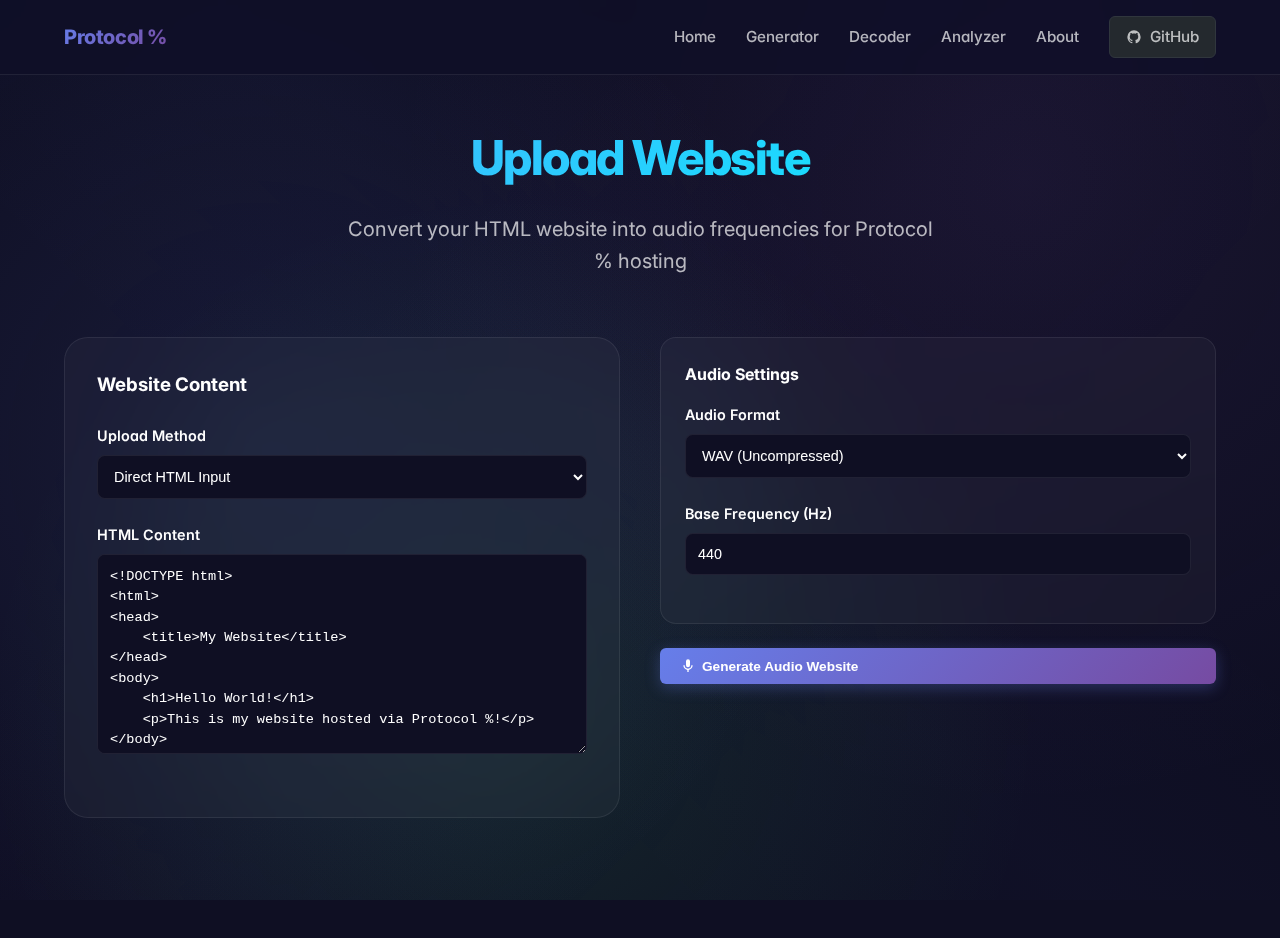
<file: upload.html>
<!DOCTYPE html>
<html lang="en">
<head>
    <meta charset="UTF-8">
    <meta name="viewport" content="width=device-width, initial-scale=1.0">
    <title>Upload Website - Protocol %</title>
    <link rel="stylesheet" href="shared-styles.css">
    <style>
        .main-content {
            padding: 120px 0 80px;
            min-height: 100vh;
        }

        .page-header {
            text-align: center;
            margin-bottom: 60px;
        }

        .page-title {
            font-size: 3rem;
            font-weight: 800;
            margin-bottom: 16px;
            background: var(--accent-gradient);
            -webkit-background-clip: text;
            -webkit-text-fill-color: transparent;
            background-clip: text;
            letter-spacing: -0.03em;
        }

        .page-subtitle {
            font-size: 1.25rem;
            color: var(--text-secondary);
            max-width: 600px;
            margin: 0 auto;
        }

        .upload-grid {
            display: grid;
            grid-template-columns: 1fr 1fr;
            gap: 40px;
            margin-bottom: 40px;
        }

        .upload-section {
            background: var(--card-bg);
            border: 1px solid var(--card-border);
            border-radius: var(--border-radius-lg);
            padding: 32px;
            backdrop-filter: blur(10px);
        }

        .upload-area {
            border: 2px dashed var(--card-border);
            border-radius: var(--border-radius);
            padding: 40px 20px;
            text-align: center;
            transition: all 0.3s ease;
            cursor: pointer;
            margin: 20px 0;
        }

        .upload-area:hover {
            border-color: rgba(79, 172, 254, 0.5);
            background: rgba(79, 172, 254, 0.02);
        }

        .upload-area.dragover {
            border-color: var(--accent-gradient);
            background: rgba(79, 172, 254, 0.05);
        }

        .upload-icon {
            width: 64px;
            height: 64px;
            margin: 0 auto 24px;
            padding: 16px;
            background: var(--accent-gradient);
            border-radius: 20px;
            display: flex;
            align-items: center;
            justify-content: center;
        }

        .upload-icon svg {
            width: 32px;
            height: 32px;
            fill: white;
        }

        .form-group {
            margin-bottom: 24px;
        }

        .form-label {
            display: block;
            margin-bottom: 8px;
            font-weight: 600;
            color: var(--text-primary);
            font-size: 0.9rem;
        }

        .form-input,
        .form-textarea,
        .form-select {
            width: 100%;
            padding: 12px;
            background: var(--dark-bg);
            border: 1px solid var(--card-border);
            border-radius: 8px;
            color: var(--text-primary);
            font-size: 0.9rem;
            transition: all 0.3s ease;
        }

        .form-input:focus,
        .form-textarea:focus,
        .form-select:focus {
            outline: none;
            border-color: rgba(79, 172, 254, 0.5);
            box-shadow: 0 0 0 3px rgba(79, 172, 254, 0.1);
        }

        .form-textarea {
            height: 200px;
            resize: vertical;
            font-family: 'Fira Code', 'Monaco', monospace;
            font-size: 0.85rem;
            line-height: 1.5;
        }

        .settings-section {
            display: flex;
            flex-direction: column;
            gap: 24px;
        }

        .settings-card {
            background: var(--card-bg);
            border: 1px solid var(--card-border);
            border-radius: var(--border-radius);
            padding: 24px;
            backdrop-filter: blur(10px);
        }

        .progress-section {
            display: none;
            background: var(--card-bg);
            border: 1px solid var(--card-border);
            border-radius: var(--border-radius-lg);
            padding: 32px;
            backdrop-filter: blur(10px);
            margin-bottom: 40px;
        }

        .progress-bar {
            width: 100%;
            height: 8px;
            background: var(--card-border);
            border-radius: 4px;
            overflow: hidden;
            margin: 16px 0;
        }

        .progress-fill {
            height: 100%;
            background: var(--accent-gradient);
            width: 0%;
            transition: width 0.3s ease;
        }

        .result-section {
            display: none;
            background: var(--card-bg);
            border: 1px solid var(--card-border);
            border-radius: var(--border-radius-lg);
            padding: 32px;
            backdrop-filter: blur(10px);
        }

        .audio-player {
            width: 100%;
            margin: 20px 0;
            border-radius: var(--border-radius);
        }

        .action-buttons {
            display: flex;
            gap: 16px;
            flex-wrap: wrap;
            margin-top: 24px;
        }

        .instructions-card {
            margin-top: 32px;
            padding: 24px;
            background: var(--dark-bg);
            border: 1px solid var(--card-border);
            border-radius: var(--border-radius);
        }

        .instructions-title {
            color: var(--accent-color);
            margin-bottom: 16px;
            font-size: 1.1rem;
            font-weight: 600;
        }

        .instructions-list {
            color: var(--text-secondary);
            line-height: 1.8;
            padding-left: 20px;
        }

        .instructions-list li {
            margin-bottom: 8px;
        }

        @media (max-width: 768px) {
            .upload-grid {
                grid-template-columns: 1fr;
            }
            
            .page-title {
                font-size: 2.5rem;
            }

            .action-buttons {
                flex-direction: column;
            }
        }
    </style>
</head>
<body>
    <div class="bg-animation"></div>
    
    <!-- Navigation -->
    <nav class="nav" id="navbar">
        <div class="nav-content">
            <div class="logo">Protocol %</div>
            <ul class="nav-links">
                <li><a href="index.html">Home</a></li>
                <li><a href="generator.html">Generator</a></li>
                <li><a href="decoder.html">Decoder</a></li>
                <li><a href="frequency_analyzer.html">Analyzer</a></li>
                <li><a href="about.html">About</a></li>
                <li>
                    <a href="https://github.com/nia-cloud-official/httpmp3" target="_blank" class="btn-github">
                        <svg viewBox="0 0 24 24">
                            <path d="M12,2A10,10 0 0,0 2,12C2,16.42 4.87,20.17 8.84,21.5C9.34,21.58 9.5,21.27 9.5,21C9.5,20.77 9.5,20.14 9.5,19.31C6.73,19.91 6.14,17.97 6.14,17.97C5.68,16.81 5.03,16.5 5.03,16.5C4.12,15.88 5.1,15.9 5.1,15.9C6.1,15.97 6.63,16.93 6.63,16.93C7.5,18.45 8.97,18 9.54,17.76C9.63,17.11 9.89,16.67 10.17,16.42C7.95,16.17 5.62,15.31 5.62,11.5C5.62,10.39 6,9.5 6.65,8.79C6.55,8.54 6.2,7.5 6.75,6.15C6.75,6.15 7.59,5.88 9.5,7.17C10.29,6.95 11.15,6.84 12,6.84C12.85,6.84 13.71,6.95 14.5,7.17C16.41,5.88 17.25,6.15 17.25,6.15C17.8,7.5 17.45,8.54 17.35,8.79C18,9.5 18.38,10.39 18.38,11.5C18.38,15.32 16.04,16.16 13.81,16.41C14.17,16.72 14.5,17.33 14.5,18.26C14.5,19.6 14.5,20.68 14.5,21C14.5,21.27 14.66,21.59 15.17,21.5C19.14,20.16 22,16.42 22,12A10,10 0 0,0 12,2Z"/>
                        </svg>
                        GitHub
                    </a>
                </li>
            </ul>
        </div>
    </nav>

    <main class="main-content">
        <div class="container">
            <!-- Page Header -->
            <div class="page-header">
                <h1 class="page-title">Upload Website</h1>
                <p class="page-subtitle">
                    Convert your HTML website into audio frequencies for Protocol % hosting
                </p>
            </div>

            <!-- Upload and Settings -->
            <div class="upload-grid">
                <!-- Content Input Section -->
                <div class="upload-section">
                    <h3 style="margin-bottom: 24px; color: var(--text-primary);">Website Content</h3>
                    
                    <div class="form-group">
                        <label class="form-label" for="uploadMethod">Upload Method</label>
                        <select id="uploadMethod" class="form-select">
                            <option value="html">Direct HTML Input</option>
                            <option value="file">Upload HTML File</option>
                            <option value="url">From URL</option>
                        </select>
                    </div>
                    
                    <div id="htmlInput" class="form-group">
                        <label class="form-label" for="htmlContent">HTML Content</label>
                        <textarea id="htmlContent" class="form-textarea" placeholder="Paste your HTML content here..."><!DOCTYPE html>
<html>
<head>
    <title>My Website</title>
</head>
<body>
    <h1>Hello World!</h1>
    <p>This is my website hosted via Protocol %!</p>
</body>
</html></textarea>
                    </div>
                    
                    <div id="fileInput" class="form-group" style="display: none;">
                        <label class="form-label">Upload HTML File</label>
                        <div class="upload-area" id="uploadArea">
                            <div class="upload-icon">
                                <svg viewBox="0 0 24 24">
                                    <path d="M14,2H6A2,2 0 0,0 4,4V20A2,2 0 0,0 6,22H18A2,2 0 0,0 20,20V8L14,2M18,20H6V4H13V9H18V20Z"/>
                                </svg>
                            </div>
                            <h4 style="margin-bottom: 8px; color: var(--text-primary);">Drop HTML file here</h4>
                            <p style="color: var(--text-secondary);">or click to browse files</p>
                            <input type="file" id="fileUpload" accept=".html,.htm" style="display: none;">
                        </div>
                    </div>
                    
                    <div id="urlInput" class="form-group" style="display: none;">
                        <label class="form-label" for="websiteUrl">Website URL</label>
                        <input type="url" id="websiteUrl" class="form-input" placeholder="https://example.com">
                    </div>
                </div>

                <!-- Settings Section -->
                <div class="settings-section">
                    <div class="settings-card">
                        <h4 style="margin-bottom: 16px; color: var(--text-primary);">Audio Settings</h4>
                        
                        <div class="form-group">
                            <label class="form-label" for="audioFormat">Audio Format</label>
                            <select id="audioFormat" class="form-select">
                                <option value="wav">WAV (Uncompressed)</option>
                                <option value="mp3">MP3 (Compressed)</option>
                            </select>
                        </div>
                        
                        <div class="form-group">
                            <label class="form-label" for="frequency">Base Frequency (Hz)</label>
                            <input type="number" id="frequency" class="form-input" value="440" min="200" max="2000">
                        </div>
                    </div>

                    <button id="generateBtn" class="btn btn-primary">
                        <svg class="icon" viewBox="0 0 24 24">
                            <path d="M12,2A3,3 0 0,1 15,5V11A3,3 0 0,1 12,14A3,3 0 0,1 9,11V5A3,3 0 0,1 12,2M19,11C19,14.53 16.39,17.44 13,17.93V21H11V17.93C7.61,17.44 5,14.53 5,11H7A5,5 0 0,0 12,16A5,5 0 0,0 17,11H19Z"/>
                        </svg>
                        Generate Audio Website
                    </button>
                </div>
            </div>
            <!-- Progress Section -->
            <div class="progress-section" id="progressSection">
                <h3 style="margin-bottom: 16px; color: var(--text-primary);">Converting Website to Audio</h3>
                <div class="progress-bar">
                    <div class="progress-fill" id="progressFill"></div>
                </div>
                <p id="progressText" style="color: var(--text-secondary);">Initializing...</p>
            </div>
            
            <!-- Result Section -->
            <div class="result-section" id="resultSection">
                <h3 style="margin-bottom: 16px; color: var(--text-primary);">Your Website is Ready!</h3>
                <p style="color: var(--text-secondary); margin-bottom: 24px;">
                    Your website has been successfully converted to audio frequencies.
                </p>
                
                <audio class="audio-player" id="audioPlayer" controls>
                    Your browser does not support the audio element.
                </audio>
                
                <div class="action-buttons">
                    <button id="downloadBtn" class="btn btn-primary">
                        <svg class="icon" viewBox="0 0 24 24">
                            <path d="M5,20H19V18H5M19,9H15V3H9V9H5L12,16L19,9Z"/>
                        </svg>
                        Download Audio File
                    </button>
                    <button id="testBtn" class="btn btn-secondary">
                        <svg class="icon" viewBox="0 0 24 24">
                            <path d="M12,2A10,10 0 0,1 22,12A10,10 0 0,1 12,22A10,10 0 0,1 2,12A10,10 0 0,1 12,2M12,4A8,8 0 0,0 4,12A8,8 0 0,0 12,20A8,8 0 0,0 20,12A8,8 0 0,0 12,4M11,16.5L6.5,12L7.91,10.59L11,13.67L16.59,8.09L18,9.5L11,16.5Z"/>
                        </svg>
                        Test Decoder
                    </button>
                    <button id="shareBtn" class="btn btn-secondary">
                        <svg class="icon" viewBox="0 0 24 24">
                            <path d="M18,16.08C17.24,16.08 16.56,16.38 16.04,16.85L8.91,12.7C8.96,12.47 9,12.24 9,12C9,11.76 8.96,11.53 8.91,11.3L15.96,7.19C16.5,7.69 17.21,8 18,8A3,3 0 0,0 21,5A3,3 0 0,0 18,2A3,3 0 0,0 15,5C15,5.24 15.04,5.47 15.09,5.7L8.04,9.81C7.5,9.31 6.79,9 6,9A3,3 0 0,0 3,12A3,3 0 0,0 6,15C6.79,15 7.5,14.69 8.04,14.19L15.16,18.34C15.11,18.55 15.08,18.77 15.08,19C15.08,20.61 16.39,21.91 18,21.91C19.61,21.91 20.92,20.61 20.92,19A2.92,2.92 0 0,0 18,16.08Z"/>
                        </svg>
                        Share Link
                    </button>
                </div>
                
                <div class="instructions-card">
                    <h4 class="instructions-title">How to Use Your Audio Website</h4>
                    <ol class="instructions-list">
                        <li>Download the audio file to your device</li>
                        <li>Play it through speakers or transmit via any audio medium</li>
                        <li>Use the Protocol % decoder to convert audio back to website</li>
                        <li>Share the audio file - your website travels as sound!</li>
                    </ol>
                </div>
            </div>
        </div>
    </main>

    <script>
        class WebsiteToAudio {
            constructor() {
                this.initializeEventListeners();
                this.frequencies = this.getFrequencyMap();
            }
            
            initializeEventListeners() {
                document.getElementById('uploadMethod').addEventListener('change', this.handleMethodChange.bind(this));
                document.getElementById('generateBtn').addEventListener('click', this.generateAudio.bind(this));
                document.getElementById('uploadArea').addEventListener('click', () => {
                    document.getElementById('fileUpload').click();
                });
                document.getElementById('fileUpload').addEventListener('change', this.handleFileUpload.bind(this));
                document.getElementById('testBtn').addEventListener('click', this.testDecoder.bind(this));
                
                // Drag and drop
                const uploadArea = document.getElementById('uploadArea');
                uploadArea.addEventListener('dragover', this.handleDragOver.bind(this));
                uploadArea.addEventListener('dragleave', this.handleDragLeave.bind(this));
                uploadArea.addEventListener('drop', this.handleDrop.bind(this));
            }
            
            handleMethodChange() {
                const method = document.getElementById('uploadMethod').value;
                document.getElementById('htmlInput').style.display = method === 'html' ? 'block' : 'none';
                document.getElementById('fileInput').style.display = method === 'file' ? 'block' : 'none';
                document.getElementById('urlInput').style.display = method === 'url' ? 'block' : 'none';
            }
            
            handleDragOver(e) {
                e.preventDefault();
                document.getElementById('uploadArea').classList.add('dragover');
            }
            
            handleDragLeave(e) {
                e.preventDefault();
                document.getElementById('uploadArea').classList.remove('dragover');
            }
            
            handleDrop(e) {
                e.preventDefault();
                document.getElementById('uploadArea').classList.remove('dragover');
                const files = e.dataTransfer.files;
                if (files.length > 0) {
                    this.processFile(files[0]);
                }
            }
            
            handleFileUpload(e) {
                const file = e.target.files[0];
                if (file) {
                    this.processFile(file);
                }
            }
            
            async processFile(file) {
                const text = await file.text();
                document.getElementById('htmlContent').value = text;
                document.getElementById('uploadMethod').value = 'html';
                this.handleMethodChange();
            }
            
            getFrequencyMap() {
                return {
                    frame_start: [440, 554, 659],
                    frame_end: [440, 349, 262],
                    http_200: [523, 659, 784],
                    html_open: 440,
                    html_close: 415,
                    head_open: 660,
                    head_close: 622,
                    body_open: 880,
                    body_close: 831,
                    title: [523, 659, 784, 1047],
                    h1: 1047,
                    h2: 932,
                    h3: 831,
                    p: 698,
                    div: 622,
                    a: [392, 494, 587]
                };
            }
            
            async generateAudio() {
                const method = document.getElementById('uploadMethod').value;
                let htmlContent = '';
                
                // Get HTML content based on method
                switch (method) {
                    case 'html':
                        htmlContent = document.getElementById('htmlContent').value;
                        break;
                    case 'url':
                        const url = document.getElementById('websiteUrl').value;
                        if (!url) {
                            alert('Please enter a URL');
                            return;
                        }
                        try {
                            const response = await fetch(`/api/fetch-url?url=${encodeURIComponent(url)}`);
                            htmlContent = await response.text();
                        } catch (error) {
                            alert('Failed to fetch URL: ' + error.message);
                            return;
                        }
                        break;
                }
                
                if (!htmlContent.trim()) {
                    alert('Please provide HTML content');
                    return;
                }
                
                this.showProgress();
                await this.convertToAudio(htmlContent);
            }
            
            showProgress() {
                document.getElementById('progressSection').style.display = 'block';
                document.getElementById('resultSection').style.display = 'none';
            }
            
            updateProgress(percent, text) {
                document.getElementById('progressFill').style.width = percent + '%';
                document.getElementById('progressText').textContent = text;
            }
            
            async convertToAudio(htmlContent) {
                this.updateProgress(10, 'Parsing HTML structure...');
                
                // Simulate conversion process
                await this.delay(500);
                this.updateProgress(30, 'Mapping elements to frequencies...');
                
                await this.delay(500);
                this.updateProgress(60, 'Generating audio waveform...');
                
                await this.delay(1000);
                this.updateProgress(90, 'Encoding audio file...');
                
                await this.delay(500);
                this.updateProgress(100, 'Complete!');
                
                // Generate actual audio (simplified version)
                const audioBlob = await this.createAudioFromHTML(htmlContent);
                
                setTimeout(() => {
                    this.showResult(audioBlob);
                }, 500);
            }
            
            async createAudioFromHTML(htmlContent) {
                // This is a simplified version - in production you'd use the PHP encoder
                const audioContext = new (window.AudioContext || window.webkitAudioContext)();
                const sampleRate = audioContext.sampleRate;
                const duration = 10; // 10 seconds
                const buffer = audioContext.createBuffer(1, sampleRate * duration, sampleRate);
                const data = buffer.getChannelData(0);
                
                // Generate simple tones representing the HTML
                let time = 0;
                const toneDuration = 0.5; // 500ms per tone
                
                // Add frame_start sequence
                this.addToneSequence(data, time, this.frequencies.frame_start, sampleRate, toneDuration);
                time += toneDuration * this.frequencies.frame_start.length;
                
                // Add http_200
                this.addToneSequence(data, time, this.frequencies.http_200, sampleRate, toneDuration);
                time += toneDuration * this.frequencies.http_200.length;
                
                // Add body_open
                this.addTone(data, time, this.frequencies.body_open, sampleRate, toneDuration);
                time += toneDuration;
                
                // Add frame_end
                this.addToneSequence(data, time, this.frequencies.frame_end, sampleRate, toneDuration);
                
                // Convert to WAV blob
                return this.bufferToWav(buffer);
            }
            
            addTone(data, startTime, frequency, sampleRate, duration) {
                const startSample = Math.floor(startTime * sampleRate);
                const endSample = Math.floor((startTime + duration) * sampleRate);
                
                for (let i = startSample; i < endSample && i < data.length; i++) {
                    const t = (i - startSample) / sampleRate;
                    data[i] = Math.sin(2 * Math.PI * frequency * t) * 0.3;
                }
            }
            
            addToneSequence(data, startTime, frequencies, sampleRate, toneDuration) {
                frequencies.forEach((freq, index) => {
                    this.addTone(data, startTime + (index * toneDuration), freq, sampleRate, toneDuration);
                });
            }
            
            bufferToWav(buffer) {
                const length = buffer.length;
                const arrayBuffer = new ArrayBuffer(44 + length * 2);
                const view = new DataView(arrayBuffer);
                const data = buffer.getChannelData(0);
                
                // WAV header
                const writeString = (offset, string) => {
                    for (let i = 0; i < string.length; i++) {
                        view.setUint8(offset + i, string.charCodeAt(i));
                    }
                };
                
                writeString(0, 'RIFF');
                view.setUint32(4, 36 + length * 2, true);
                writeString(8, 'WAVE');
                writeString(12, 'fmt ');
                view.setUint32(16, 16, true);
                view.setUint16(20, 1, true);
                view.setUint16(22, 1, true);
                view.setUint32(24, buffer.sampleRate, true);
                view.setUint32(28, buffer.sampleRate * 2, true);
                view.setUint16(32, 2, true);
                view.setUint16(34, 16, true);
                writeString(36, 'data');
                view.setUint32(40, length * 2, true);
                
                // Convert float samples to 16-bit PCM
                let offset = 44;
                for (let i = 0; i < length; i++) {
                    const sample = Math.max(-1, Math.min(1, data[i]));
                    view.setInt16(offset, sample * 0x7FFF, true);
                    offset += 2;
                }
                
                return new Blob([arrayBuffer], { type: 'audio/wav' });
            }
            
            showResult(audioBlob) {
                document.getElementById('progressSection').style.display = 'none';
                document.getElementById('resultSection').style.display = 'block';
                
                const audioUrl = URL.createObjectURL(audioBlob);
                const audioPlayer = document.getElementById('audioPlayer');
                audioPlayer.src = audioUrl;
                
                document.getElementById('downloadBtn').onclick = () => {
                    const a = document.createElement('a');
                    a.href = audioUrl;
                    a.download = 'website.wav';
                    a.click();
                };
            }
            
            testDecoder() {
                window.open('decoder.html', '_blank');
            }
            
            delay(ms) {
                return new Promise(resolve => setTimeout(resolve, ms));
            }
        }
        
        // Initialize when page loads
        window.addEventListener('load', () => {
            new WebsiteToAudio();
        });

        // Navbar scroll effect
        window.addEventListener('scroll', function() {
            const navbar = document.getElementById('navbar');
            if (window.scrollY > 50) {
                navbar.classList.add('scrolled');
            } else {
                navbar.classList.remove('scrolled');
            }
        });
    </script>
</body>
</html>
</file>
<file: shared-styles.css>
/* Protocol % Shared Styles - Modern UI Theme */
@import url('https://fonts.googleapis.com/css2?family=Inter:wght@300;400;500;600;700;800&display=swap');

:root {
    --primary-gradient: linear-gradient(135deg, #667eea 0%, #764ba2 100%);
    --secondary-gradient: linear-gradient(135deg, #f093fb 0%, #f5576c 100%);
    --accent-gradient: linear-gradient(135deg, #4facfe 0%, #00f2fe 100%);
    --success-gradient: linear-gradient(135deg, #43e97b 0%, #38f9d7 100%);
    --warning-gradient: linear-gradient(135deg, #fa709a 0%, #fee140 100%);
    --dark-bg: #0f0f23;
    --card-bg: rgba(255, 255, 255, 0.03);
    --card-border: rgba(255, 255, 255, 0.08);
    --text-primary: #ffffff;
    --text-secondary: rgba(255, 255, 255, 0.7);
    --text-muted: rgba(255, 255, 255, 0.5);
    --shadow-lg: 0 25px 50px -12px rgba(0, 0, 0, 0.25);
    --shadow-xl: 0 35px 60px -12px rgba(0, 0, 0, 0.35);
    --border-radius: 16px;
    --border-radius-lg: 24px;
}

* {
    margin: 0;
    padding: 0;
    box-sizing: border-box;
}

body {
    font-family: 'Inter', -apple-system, BlinkMacSystemFont, sans-serif;
    background: var(--dark-bg);
    color: var(--text-primary);
    line-height: 1.6;
    overflow-x: hidden;
    font-feature-settings: 'cv02', 'cv03', 'cv04', 'cv11';
}

/* Modern animated background */
.bg-animation {
    position: fixed;
    top: 0;
    left: 0;
    width: 100%;
    height: 100%;
    z-index: -1;
    background: 
        radial-gradient(circle at 20% 50%, rgba(102, 126, 234, 0.1) 0%, transparent 50%),
        radial-gradient(circle at 80% 20%, rgba(118, 75, 162, 0.1) 0%, transparent 50%),
        radial-gradient(circle at 40% 80%, rgba(67, 233, 123, 0.1) 0%, transparent 50%);
    animation: float 25s ease-in-out infinite;
}

.bg-animation::before {
    content: '';
    position: absolute;
    top: 0;
    left: 0;
    right: 0;
    bottom: 0;
    background: 
        linear-gradient(45deg, transparent 30%, rgba(102, 126, 234, 0.02) 50%, transparent 70%),
        linear-gradient(-45deg, transparent 30%, rgba(118, 75, 162, 0.02) 50%, transparent 70%);
    animation: shimmer 15s ease-in-out infinite;
}

@keyframes float {
    0%, 100% { transform: translateY(0px) rotate(0deg) scale(1); }
    33% { transform: translateY(-30px) rotate(1deg) scale(1.02); }
    66% { transform: translateY(15px) rotate(-1deg) scale(0.98); }
}

@keyframes shimmer {
    0%, 100% { opacity: 0.3; }
    50% { opacity: 0.8; }
}

.container {
    max-width: 1200px;
    margin: 0 auto;
    padding: 0 24px;
}

/* Modern Navigation */
.nav {
    position: fixed;
    top: 0;
    left: 0;
    right: 0;
    background: rgba(15, 15, 35, 0.8);
    backdrop-filter: blur(20px) saturate(180%);
    -webkit-backdrop-filter: blur(20px) saturate(180%);
    z-index: 1000;
    padding: 16px 0;
    border-bottom: 1px solid var(--card-border);
    transition: all 0.3s ease;
}

.nav.scrolled {
    background: rgba(15, 15, 35, 0.95);
    box-shadow: var(--shadow-lg);
}

.nav-content {
    display: flex;
    justify-content: space-between;
    align-items: center;
    max-width: 1200px;
    margin: 0 auto;
    padding: 0 24px;
}

.logo {
    font-size: 1.25rem;
    font-weight: 800;
    background: var(--primary-gradient);
    -webkit-background-clip: text;
    -webkit-text-fill-color: transparent;
    background-clip: text;
    letter-spacing: -0.02em;
}

.nav-links {
    display: flex;
    gap: 30px;
    list-style: none;
    align-items: center;
}

.nav-links a {
    color: var(--text-secondary);
    text-decoration: none;
    font-weight: 500;
    font-size: 0.95rem;
    transition: all 0.3s ease;
    position: relative;
}

.nav-links a::after {
    content: '';
    position: absolute;
    bottom: -4px;
    left: 0;
    width: 0;
    height: 2px;
    background: var(--accent-gradient);
    transition: width 0.3s ease;
}

.nav-links a:hover {
    color: var(--text-primary);
}

.nav-links a:hover::after {
    width: 100%;
}

.nav-cta {
    padding: 8px 20px;
    background: var(--primary-gradient);
    border-radius: 6px;
    font-weight: 600;
    font-size: 0.9rem;
    transition: all 0.3s ease;
}

.nav-cta:hover {
    transform: translateY(-2px);
    box-shadow: 0 10px 25px rgba(102, 126, 234, 0.3);
}

.nav-cta::after {
    display: none;
}

/* Modern Buttons */
.btn {
    display: inline-flex;
    align-items: center;
    gap: 6px;
    padding: 10px 20px;
    border-radius: 6px;
    text-decoration: none;
    font-weight: 600;
    font-size: 0.85rem;
    transition: all 0.3s ease;
    border: none;
    cursor: pointer;
    position: relative;
    overflow: hidden;
}

.btn::before {
    content: '';
    position: absolute;
    top: 0;
    left: -100%;
    width: 100%;
    height: 100%;
    background: linear-gradient(90deg, transparent, rgba(255, 255, 255, 0.1), transparent);
    transition: left 0.5s ease;
}

.btn:hover::before {
    left: 100%;
}

.btn-primary {
    background: var(--primary-gradient);
    color: white;
    box-shadow: 0 4px 15px rgba(102, 126, 234, 0.3);
}

.btn-primary:hover {
    transform: translateY(-3px);
    box-shadow: 0 8px 25px rgba(102, 126, 234, 0.4);
}

.btn-secondary {
    background: var(--card-bg);
    color: var(--text-primary);
    border: 1px solid var(--card-border);
    backdrop-filter: blur(10px);
}

.btn-secondary:hover {
    background: rgba(255, 255, 255, 0.08);
    border-color: rgba(255, 255, 255, 0.2);
    transform: translateY(-2px);
}

.btn-accent {
    background: var(--accent-gradient);
    color: white;
    box-shadow: 0 4px 15px rgba(79, 172, 254, 0.3);
}

.btn-accent:hover {
    transform: translateY(-3px);
    box-shadow: 0 8px 25px rgba(79, 172, 254, 0.4);
}

.btn-success {
    background: var(--success-gradient);
    color: white;
    box-shadow: 0 4px 15px rgba(67, 233, 123, 0.3);
}

.btn-success:hover {
    transform: translateY(-3px);
    box-shadow: 0 8px 25px rgba(67, 233, 123, 0.4);
}

.btn-warning {
    background: var(--warning-gradient);
    color: white;
    box-shadow: 0 4px 15px rgba(250, 112, 154, 0.3);
}

.btn-warning:hover {
    transform: translateY(-3px);
    box-shadow: 0 8px 25px rgba(250, 112, 154, 0.4);
}

/* GitHub Button Style - Matching the reference design */
.btn-github {
    background: #24292e;
    color: white;
    border: 1px solid #30363d;
    display: inline-flex;
    align-items: center;
    gap: 8px;
    padding: 8px 16px;
    border-radius: 6px;
    font-weight: 500;
    font-size: 14px;
    text-decoration: none;
    transition: all 0.2s ease;
    box-shadow: 0 1px 0 rgba(27, 31, 36, 0.04);
}

.btn-github:hover {
    background: #30363d;
    border-color: #8b949e;
    text-decoration: none;
    color: white;
}

.btn-github svg {
    width: 16px;
    height: 16px;
    fill: currentColor;
}

/* SVG Icons */
.icon {
    width: 16px;
    height: 16px;
    fill: currentColor;
}

.icon-lg {
    width: 32px;
    height: 32px;
}

/* Modern Cards */
.card {
    background: var(--card-bg);
    border: 1px solid var(--card-border);
    border-radius: var(--border-radius);
    padding: 24px;
    backdrop-filter: blur(10px);
    -webkit-backdrop-filter: blur(10px);
    transition: all 0.4s ease;
    position: relative;
    overflow: hidden;
}

.card::before {
    content: '';
    position: absolute;
    top: 0;
    left: 0;
    right: 0;
    bottom: 0;
    background: var(--primary-gradient);
    opacity: 0;
    transition: opacity 0.4s ease;
}

.card:hover {
    transform: translateY(-8px);
    border-color: rgba(102, 126, 234, 0.3);
    box-shadow: var(--shadow-xl);
}

.card:hover::before {
    opacity: 0.03;
}

.card-content {
    position: relative;
    z-index: 1;
}

.card-icon {
    width: 40px;
    height: 40px;
    margin-bottom: 16px;
    padding: 8px;
    background: var(--primary-gradient);
    border-radius: var(--border-radius);
    display: flex;
    align-items: center;
    justify-content: center;
}

.card-icon svg {
    width: 24px;
    height: 24px;
    fill: white;
}

.card h3 {
    font-size: 1.1rem;
    font-weight: 700;
    margin-bottom: 10px;
    color: var(--text-primary);
    letter-spacing: -0.02em;
}

.card p {
    color: var(--text-secondary);
    line-height: 1.5;
    font-size: 0.85rem;
}

/* Form Elements */
.form-group {
    margin-bottom: 24px;
}

.form-label {
    display: block;
    margin-bottom: 8px;
    font-weight: 600;
    color: var(--text-primary);
}

.form-input {
    width: 100%;
    padding: 16px;
    background: var(--card-bg);
    border: 1px solid var(--card-border);
    border-radius: var(--border-radius);
    color: var(--text-primary);
    font-size: 1rem;
    transition: all 0.3s ease;
    backdrop-filter: blur(10px);
}

.form-input:focus {
    outline: none;
    border-color: rgba(102, 126, 234, 0.5);
    box-shadow: 0 0 0 3px rgba(102, 126, 234, 0.1);
}

.form-textarea {
    min-height: 120px;
    resize: vertical;
}

/* Status Messages */
.status-message {
    padding: 16px 20px;
    border-radius: var(--border-radius);
    margin-bottom: 24px;
    font-weight: 500;
}

.status-success {
    background: rgba(67, 233, 123, 0.1);
    border: 1px solid rgba(67, 233, 123, 0.3);
    color: #43e97b;
}

.status-error {
    background: rgba(245, 87, 108, 0.1);
    border: 1px solid rgba(245, 87, 108, 0.3);
    color: #f5576c;
}

.status-warning {
    background: rgba(254, 225, 64, 0.1);
    border: 1px solid rgba(254, 225, 64, 0.3);
    color: #fee140;
}

.status-info {
    background: rgba(79, 172, 254, 0.1);
    border: 1px solid rgba(79, 172, 254, 0.3);
    color: #4facfe;
}

/* Loading Animation */
.loading {
    display: inline-block;
    width: 20px;
    height: 20px;
    border: 2px solid rgba(255, 255, 255, 0.3);
    border-radius: 50%;
    border-top-color: var(--text-primary);
    animation: spin 1s ease-in-out infinite;
}

@keyframes spin {
    to { transform: rotate(360deg); }
}

/* Responsive Design */
@media (max-width: 768px) {
    .nav-links {
        display: none;
    }
    
    .container {
        padding: 0 20px;
    }

    .nav-content {
        padding: 0 20px;
    }

    .card {
        padding: 20px;
    }
}

/* Smooth scrolling */
html {
    scroll-behavior: smooth;
}

/* Loading animation */
@keyframes fadeInUp {
    from {
        opacity: 0;
        transform: translateY(30px);
    }
    to {
        opacity: 1;
        transform: translateY(0);
    }
}

.fade-in {
    animation: fadeInUp 0.8s ease forwards;
}
</file>
